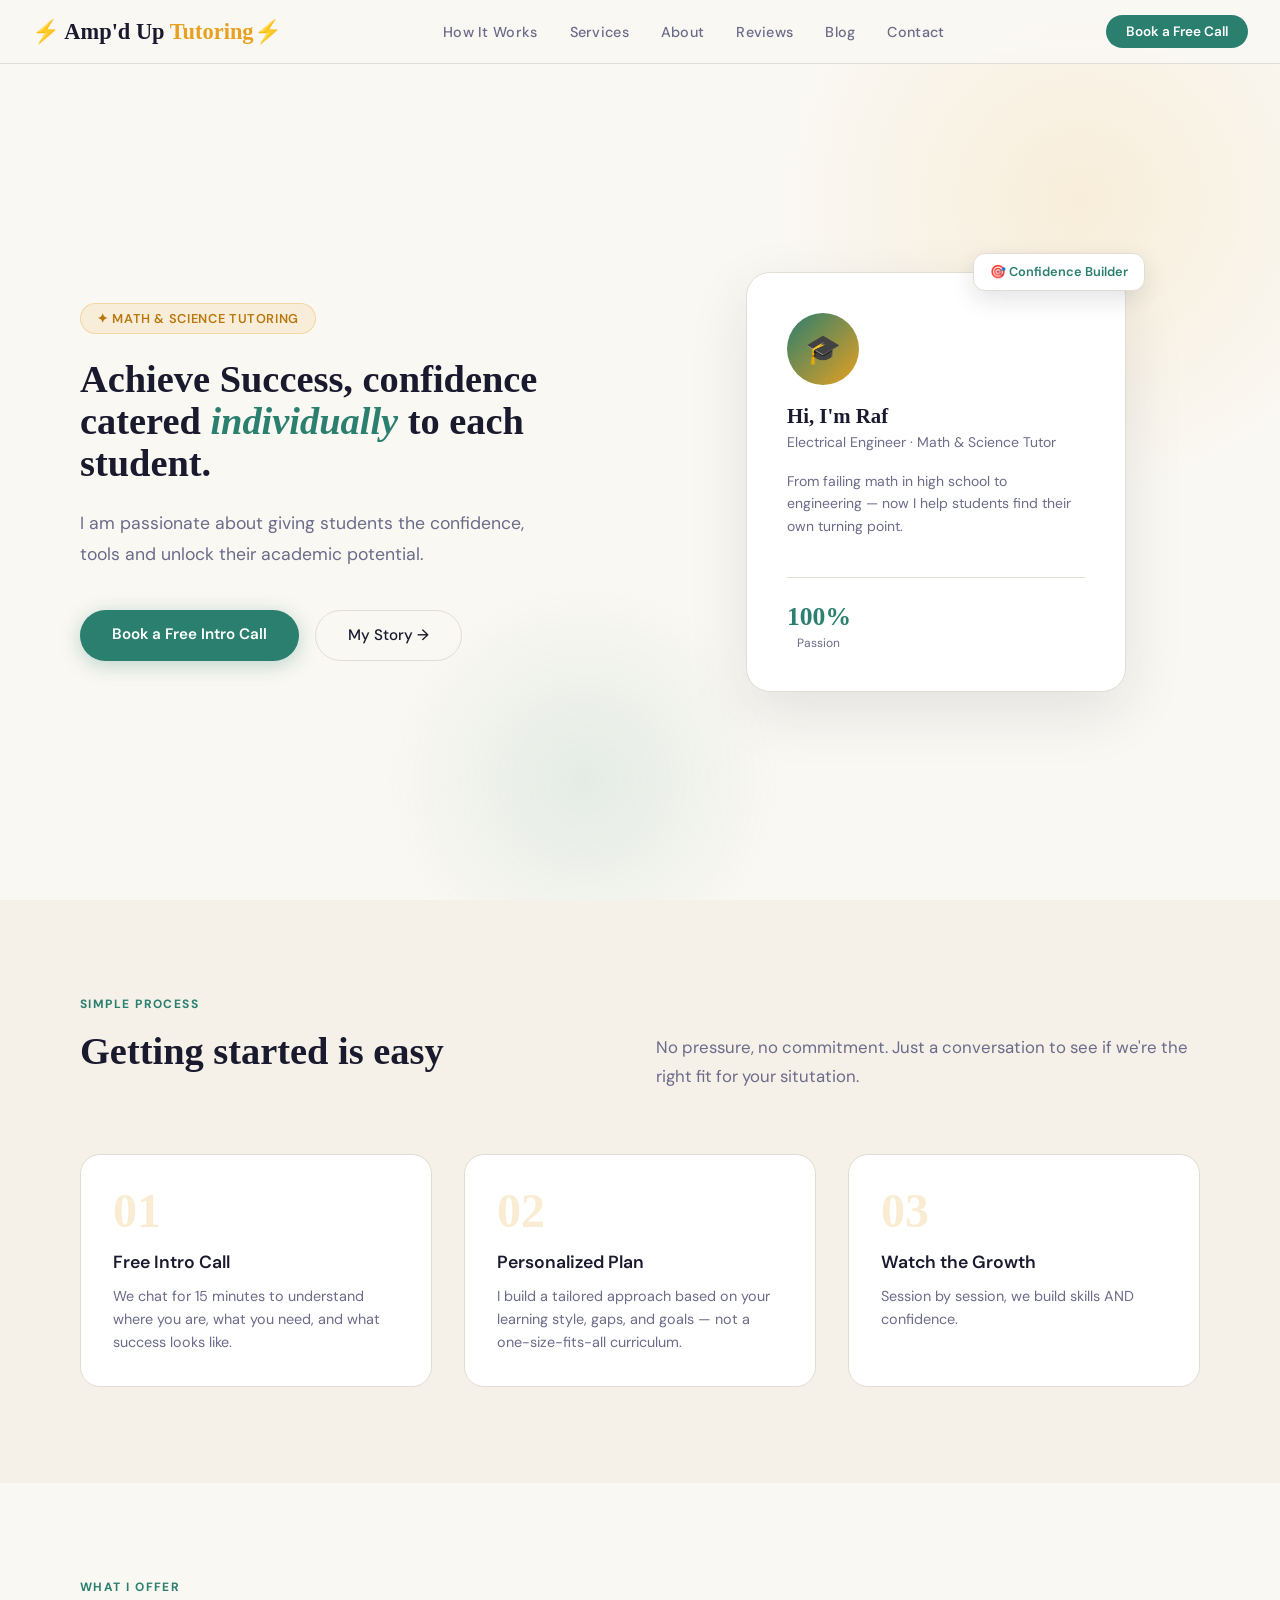
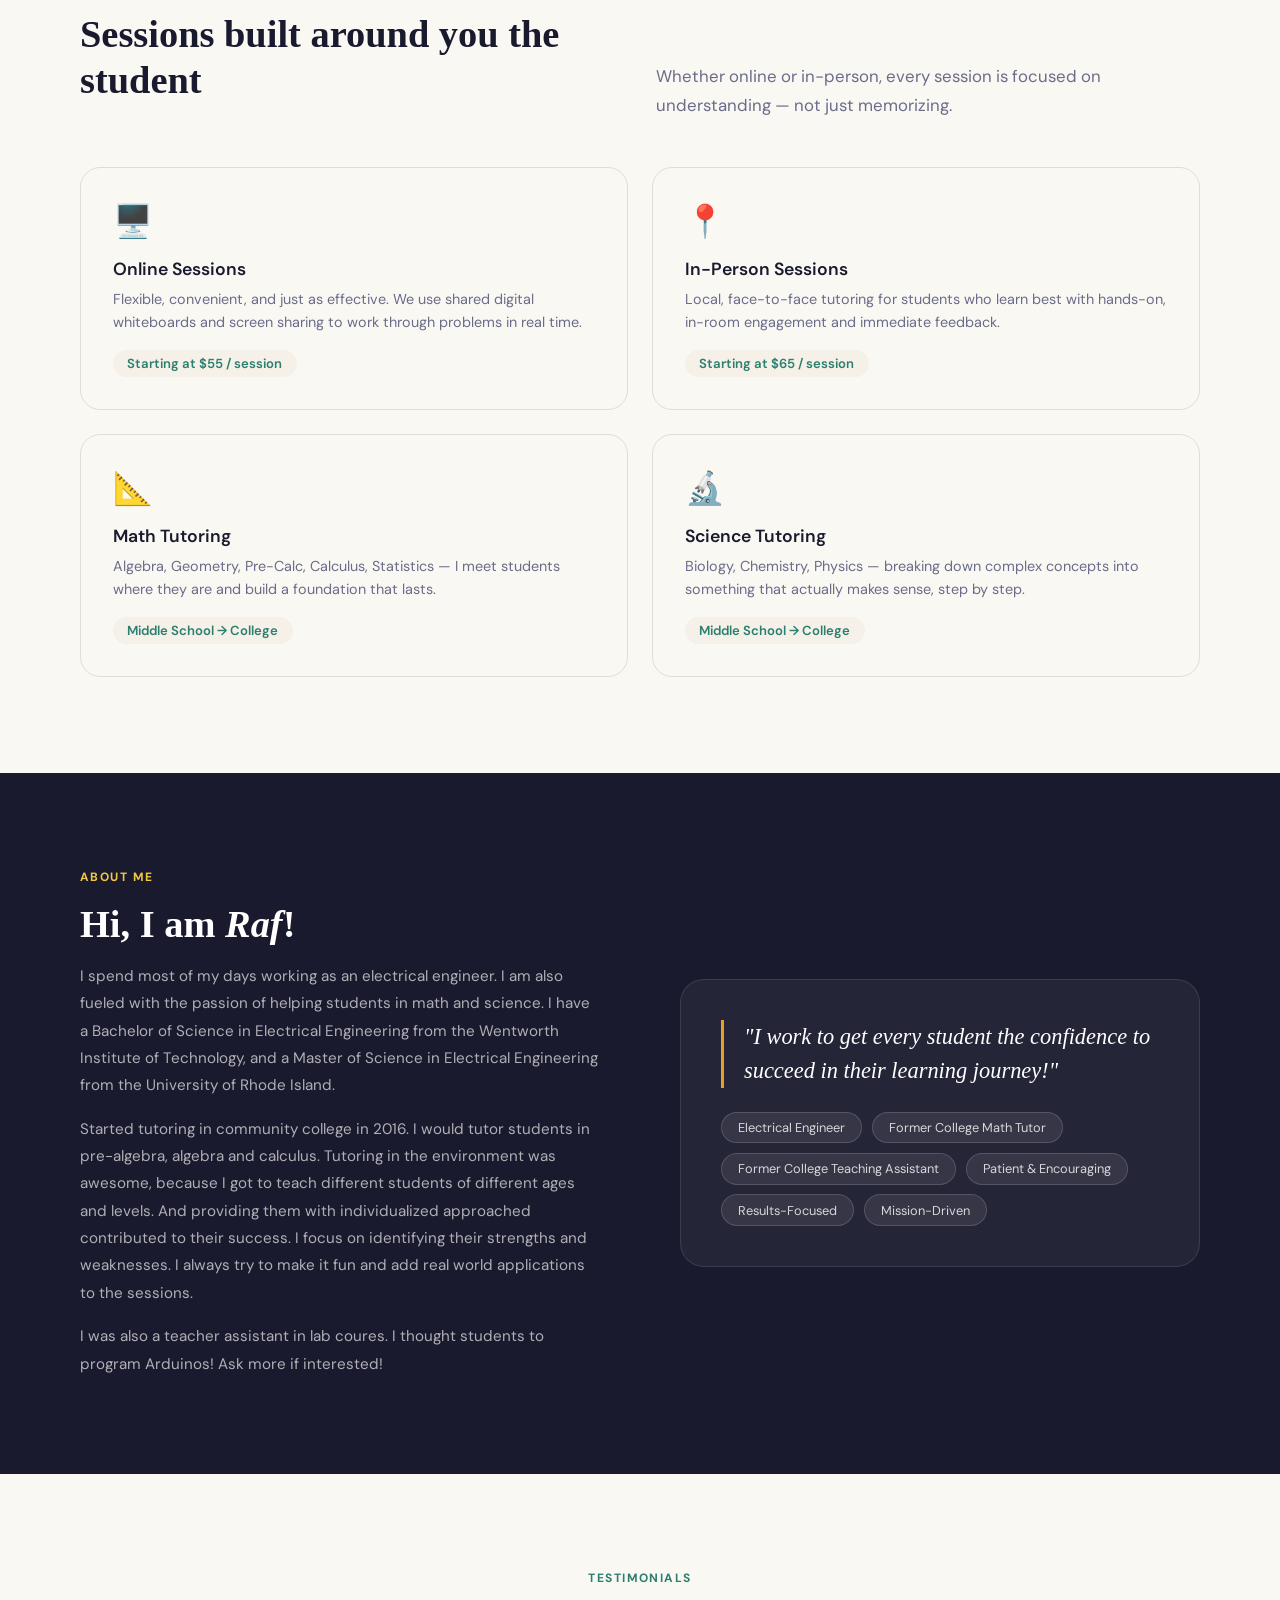
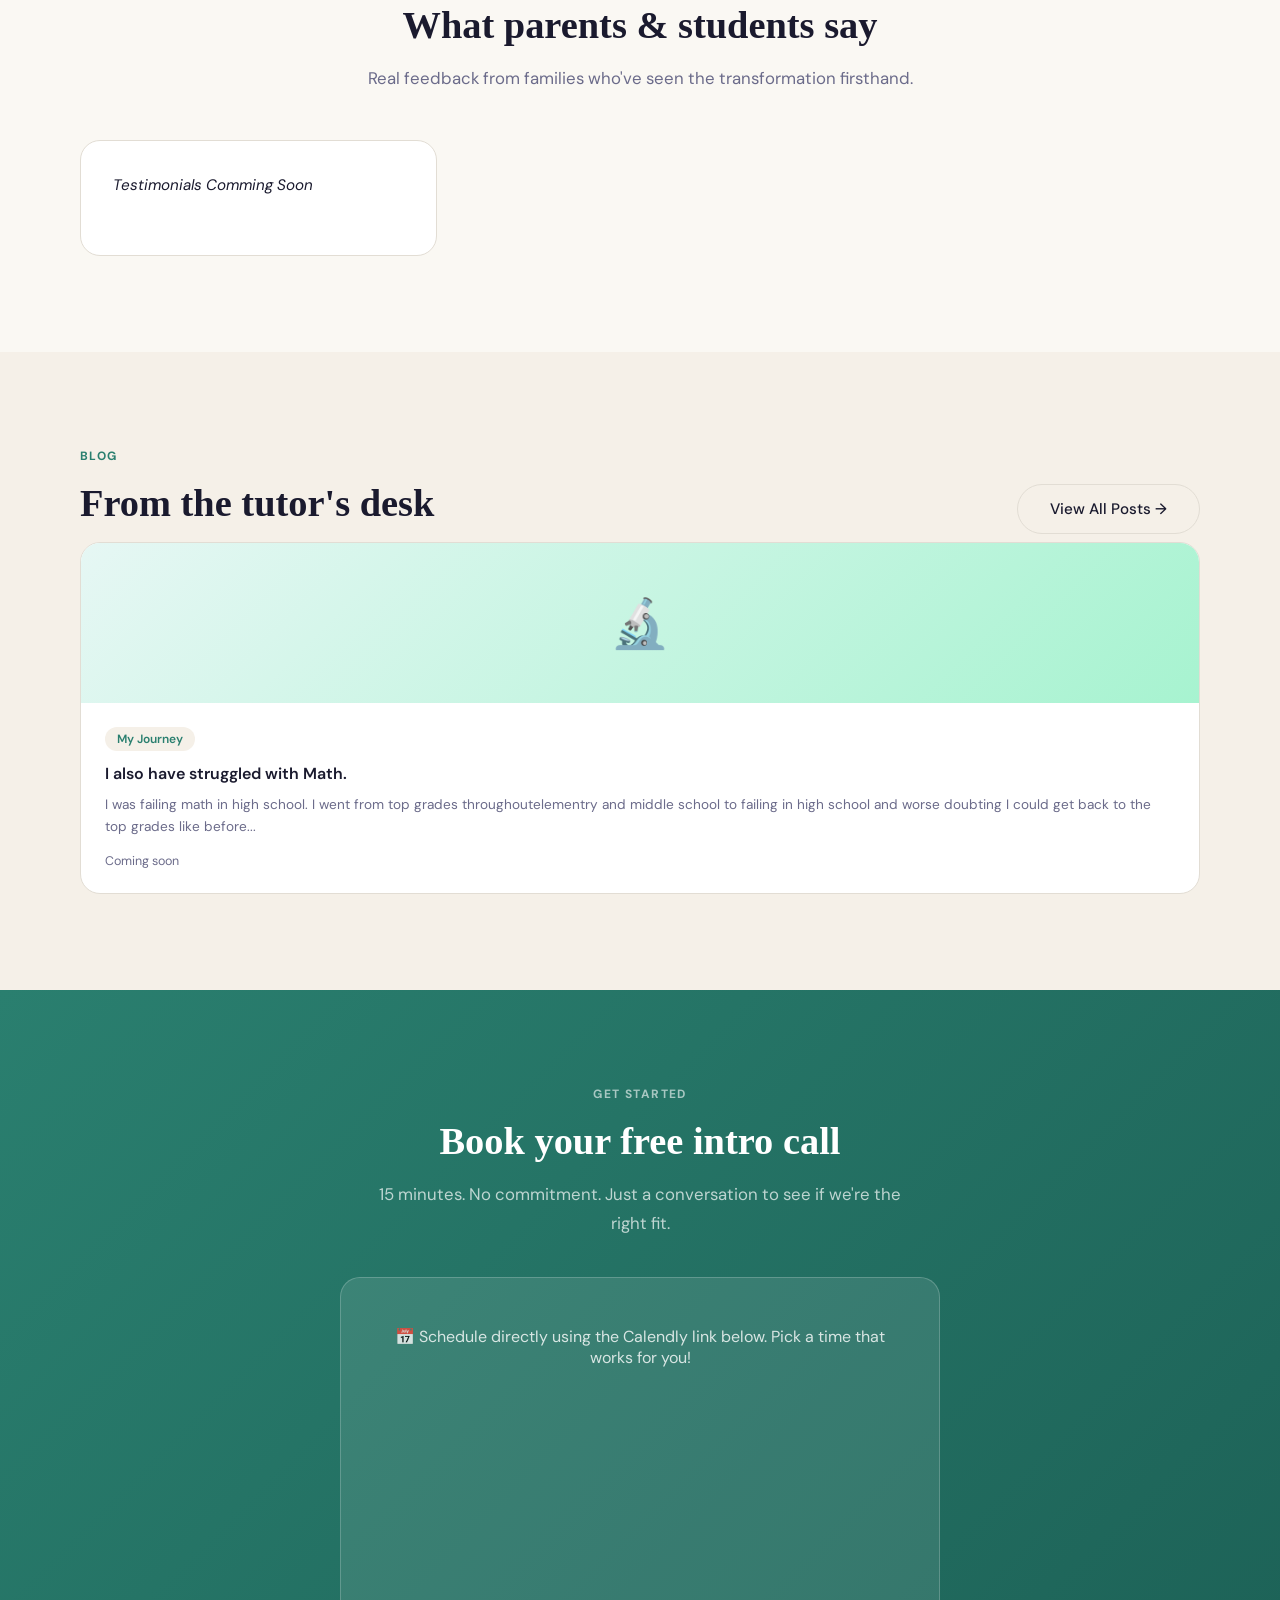
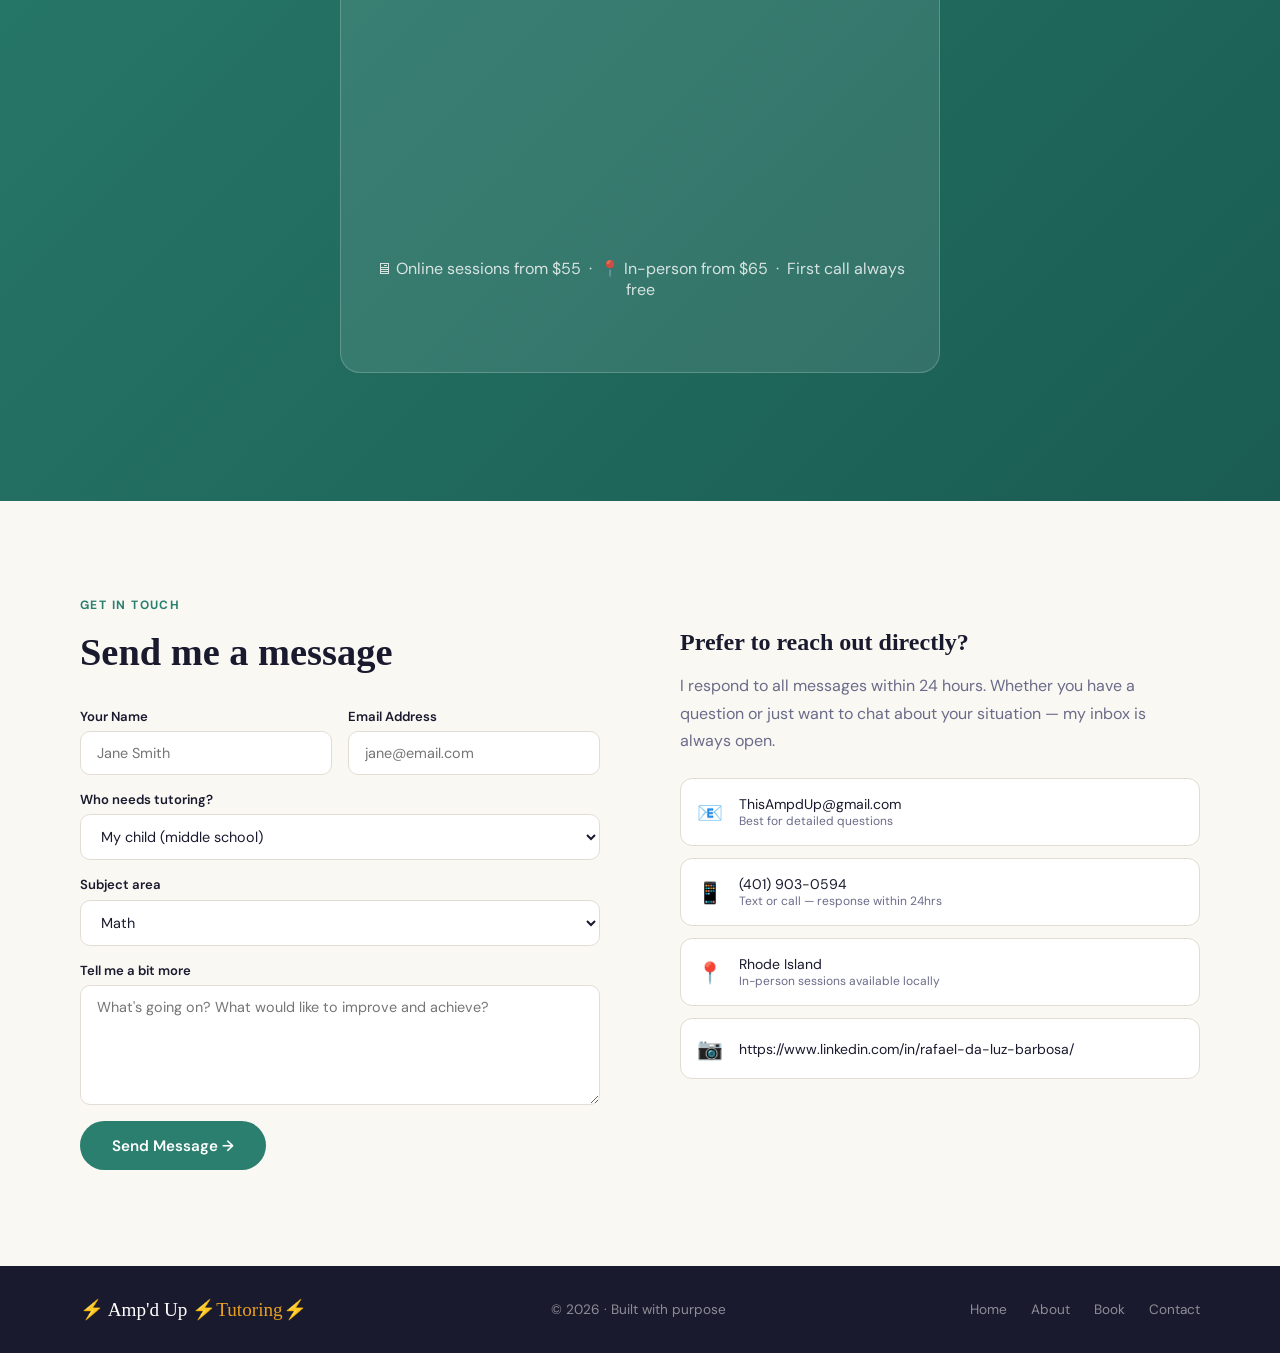
<file: Index.html>
<!DOCTYPE html>
<html lang="en">
<head>
<meta charset="UTF-8"/>
<meta name="viewport" content="width=device-width, initial-scale=1.0"/>
<title>⚡ Amp'd Up  Tutoring ⚡| Math & Science That Clicks</title>
<link href="https://fonts.googleapis.com/css2?family=gePlayfair+Display:ital,wght@0,400;0,700;1,400&family=DM+Sans:wght@300;400;500;600&display=swap" rel="stylesheet"/>
<link rel = "stylesheet" href ="style.css"/>
<style>
  
  /* ANIMATIONS */
  @keyframes fadeUp {
    from { opacity: 0; transform: translateY(20px); }
    to { opacity: 1; transform: translateY(0); }
  }

  /* MOBILE */
  @media (max-width: 900px) {
    nav { padding: 0 1.5rem; }
    .nav-links { display: none; }
    .hero { grid-template-columns: 1fr; padding: 6rem 1.5rem 3rem; text-align: center; }
    .hero p { margin: 0 auto 2rem; }
    .hero-actions { justify-content: center; }
    .hero-visual { display: none; }
    section { padding: 4rem 1.5rem; }
    .steps-grid, .services-grid, .testi-grid, .blog-grid { grid-template-columns: 1fr; }
    .about-grid, .contact-grid { grid-template-columns: 1fr; gap: 2rem; }
    footer { flex-direction: column; gap: 1rem; text-align: center; padding: 1.5rem; }
    .form-row { grid-template-columns: 1fr; }
  }
</style>
</head>
<body>

<!-- NAV -->
<nav>
  <a class="nav-logo" href="#home">⚡ Amp'd Up <span>Tutoring⚡</span></a>
  <ul class="nav-links">
    <li><a href="#how">How It Works</a></li>
    <li><a href="#services">Services</a></li>
    <li><a href="#about">About</a></li>
    <li><a href="#testimonials">Reviews</a></li>
    <li><a href="#blog">Blog</a></li>
    <li><a href="#contact">Contact</a></li>
  </ul>
  <a class="nav-cta" href="#booking">Book a Free Call</a>
</nav>

<!-- HERO -->
<section class="hero" id="home">
  <div class="hero-content">
    <div class="hero-badge">✦ Math & Science Tutoring</div>
    <h1>Achieve Success, confidence catered <em> individually</em> to each student. </h1>
    <!--<h1> Now it's my turn instill the <em>confidence</em> to the student who needs it.</h1>-->
    <p> I am passionate about giving students the confidence, tools and unlock their academic potential.</p>
    <div class="hero-actions">
      <a href="#booking" class="btn-primary">Book a Free Intro Call</a>
      <a href="#about" class="btn-secondary">My Story →</a>
    </div>
  </div>
  <div class="hero-visual">
    <div class="hero-card">
      <div class="floating-tag tag-1">🎯 Confidence Builder</div>
      <!--<div class="floating-tag tag-2">⭐ 5.0 Rated Tutor</div>-->
      <div class="hero-card-avatar">🎓</div>
      <h3>Hi, I'm Raf</h3>
      <div class="role">Electrical Engineer · Math & Science Tutor</div>
      <p style="font-size:0.875rem;color:var(--mid);line-height:1.6;">From failing math in high school to engineering — now I help students find their own turning point.</p>
      <div class="stat-row">
        <!--<div class="stat"><div class="stat-num">50+</div><div class="stat-label">Students Helped</div></div>
        <div class="stat"><div class="stat-num">5★</div><div class="stat-label">Avg. Rating</div></div>-->
        <div class="stat"><div class="stat-num">100%</div><div class="stat-label">Passion</div></div>
      </div>
    </div>
  </div>
</section>

<!-- HOW IT WORKS -->
<section class="how" id="how">
  <div class="section-label">Simple Process</div>
  <div style="display:grid;grid-template-columns:1fr 1fr;gap:2rem;align-items:end;">
    <div>
      <h2 class="section-title">Getting started is easy</h2>
    </div>
    <p class="section-sub">No pressure, no commitment. Just a conversation to see if we're the right fit for your situtation.</p>
  </div>
  <div class="steps-grid">
    <div class="step">
      <div class="step-num">01</div>
      <h3>Free Intro Call</h3>
      <p>We chat for 15 minutes to understand where you are, what you need, and what success looks like.</p>
    </div>
    <div class="step">
      <div class="step-num">02</div>
      <h3>Personalized Plan</h3>
      <p>I build a tailored approach based on your learning style, gaps, and goals — not a one-size-fits-all curriculum.</p>
    </div>
    <div class="step">
      <div class="step-num">03</div>
      <h3>Watch the Growth</h3>
      <p>Session by session, we build skills AND confidence. <!--Most students notice a shift in how they feel about math and science within weeks.--></p>
    </div>
  </div>
</section>

<!-- SERVICES -->
<section id="services">
  <div class="section-label">What I Offer</div>
  <div style="display:grid;grid-template-columns:1fr 1fr;gap:2rem;align-items:end;margin-bottom:0;">
    <div>
      <h2 class="section-title">Sessions built around you the student</h2>
    </div>
    <p class="section-sub">Whether online or in-person, every session is focused on understanding — not just memorizing.</p>
  </div>
  <div class="services-grid">
    <div class="service-card">
      <div class="service-icon">🖥️</div>
      <h3>Online Sessions</h3>
      <p>Flexible, convenient, and just as effective. We use shared digital whiteboards and screen sharing to work through problems in real time.</p>
      <div class="service-price">Starting at $55 / session</div>
    </div>
    <div class="service-card">
      <div class="service-icon">📍</div>
      <h3>In-Person Sessions</h3>
      <p>Local, face-to-face tutoring for students who learn best with hands-on, in-room engagement and immediate feedback.</p>
      <div class="service-price">Starting at $65 / session</div>
    </div>
    <div class="service-card">
      <div class="service-icon">📐</div>
      <h3>Math Tutoring</h3>
      <p>Algebra, Geometry, Pre-Calc, Calculus, Statistics — I meet students where they are and build a foundation that lasts.</p>
      <div class="service-price">Middle School → College</div>
    </div>
    <div class="service-card">
      <div class="service-icon">🔬</div>
      <h3>Science Tutoring</h3>
      <p>Biology, Chemistry, Physics — breaking down complex concepts into something that actually makes sense, step by step.</p>
      <div class="service-price">Middle School → College</div>
    </div>
  </div>
</section>

<!-- ABOUT -->
<section class="about" id="about">
  <div class="about-grid">
    <div>
      <div class="section-label">About Me</div>
      <h2 class="section-title">Hi, I am <em>Raf</em>!</h2>
      <p>I spend most of my days working as an electrical engineer. I am also fueled with the passion of helping students in math and science. I have a Bachelor of Science in Electrical Engineering from the Wentworth Institute of Technology, and a Master of Science in Electrical Engineering from the University of Rhode Island. </p>
      <p>Started tutoring in community college in 2016. I would tutor students in pre-algebra, algebra and calculus. Tutoring in the environment was awesome, because I got to teach different students of different ages and levels. And providing them with individualized approached contributed to their success. I focus on identifying their strengths and weaknesses. I always try to make it fun and add real world applications to the sessions. </p>
      <p>I was also a teacher assistant in lab coures. I thought students to program Arduinos! Ask more if interested!</p>
    </div>
    <div class="about-visual">
      <div class="about-quote">"I work to get every student the confidence to succeed in their learning journey!"</div>
      <div class="about-tags">
        <span class="about-tag">Electrical Engineer</span>
        <span class="about-tag">Former College Math Tutor</span>
        <span class="about-tag">Former College Teaching Assistant</span>
        <span class="about-tag">Patient & Encouraging</span>
        <span class="about-tag">Results-Focused</span>
        <span class="about-tag">Mission-Driven</span>
      </div>
    </div>
  </div>
</section>

<!-- TESTIMONIALS -->
<section class="testimonials" id="testimonials">
  <div style="text-align:center;">
    <div class="section-label">Testimonials</div>
    <h2 class="section-title">What parents & students say</h2>
    <p class="section-sub" style="margin:0 auto;">Real feedback from families who've seen the transformation firsthand.</p>
  </div>
 
  <div class="testi-grid">
    <div class="testi-card">
      <!--<div class="stars">★★★★★</div>-->
      <p class="testi-text"><em>Testimonials  Comming Soon</em> </p>
      <div class="testi-author">
        <!--<div class="testi-avatar" style="background:linear-gradient(135deg,#e05c5c,#f08080);">J</div>
        <div><div class="testi-name">Jamie K.</div><div class="testi-role">College freshman</div></div>-->
      </div>

      <!--<div class="testi-card">
      <div class="stars">★★★★★</div>
      <p class="testi-text">"My daughter went from dreading math homework to actually looking forward to her sessions. The confidence boost alone was worth every penny."</p>
      <div class="testi-author">
        <div class="testi-avatar" style="background:linear-gradient(135deg,#e8a020,#f5c842);">M</div>
        <div><div class="testi-name">Maria T.</div><div class="testi-role">Parent of 9th grader</div></div>
      </div>
    </div>-->
    <!--<div class="testi-card">
      <div class="stars">★★★★★</div>
      <p class="testi-text">"My son's physics grade went from a D to a B+ in one semester. More importantly, he stopped saying 'I'm just bad at science.' That shift was huge."</p>
      <div class="testi-author">
        <div class="testi-avatar" style="background:linear-gradient(135deg,#2a7f6f,#3aaa96);">D</div>
        <div><div class="testi-name">David R.</div><div class="testi-role">Parent of 11th grader</div></div>
      </div>
    </div>-->
    <!--<div class="testi-card">
      <div class="stars">★★★★★</div>
      <p class="testi-text">"I finally understand calculus. I thought I would have to retake the class but after just 4 sessions things actually clicked. 100% recommend."</p>
      <div class="testi-author">
        <div class="testi-avatar" style="background:linear-gradient(135deg,#e05c5c,#f08080);">J</div>
        <div><div class="testi-name">Jamie K.</div><div class="testi-role">College freshman</div></div>
      </div>
      
    </div>-->
  </div>
   
 <!-- <p style="text-align:center;margin-top:2rem;color:var(--mid);font-size:0.85rem;font-style:italic;">* Testimonials are representative examples. Replace with your real reviews as they come in.</p>--->
</section>

<!-- BLOG -->
<section class="blog" id="blog">
  <div style="display:flex;justify-content:space-between;align-items:flex-end;flex-wrap:wrap;gap:1rem;">
    <div>
      <div class="section-label">Blog</div>
      <h2 class="section-title">From the tutor's desk</h2>
    </div>
    <a href="" class="btn-secondary" style="margin-bottom:0.5rem;">View All Posts →</a>
  </div>
 <!-- <div class="blog-grid">
    <div class="blog-card">
      <div class="blog-thumb" style="background:linear-gradient(135deg,#fff8e6,#fde68a);">📐</div>
      <div class="blog-body">
        <span class="blog-tag">My Journey</span>
        <h3>Lessons I learned tutoring algebra as a college student myself.</h3>
        <p>Understanding the subject and knowing how to transfer are two completely different skills...</p>
        <div class="blog-date">Coming soon</div>
      </div>
    </div>-->
    <div class="blog-card">
      <div class="blog-thumb" style="background:linear-gradient(135deg,#e6f7f4,#a7f3d0);">🔬</div>
      <div class="blog-body">
        <span class="blog-tag">My Journey</span>
        <h3>I also have struggled with Math. </h3>
        <p>I was failing math in high school. I went from top grades throughoutelementry and middle school to failing in high school and worse doubting I could get back to the top grades like before...</p>
        <!--The more I learn the more I understand that learning is a challenging task. But what is important is taking the incremental steps to achieve mastery-->
        <div class="blog-date">Coming soon</div>
      </div>
    </div>
    <!--<div class="blog-card">
      <div class="blog-thumb" style="background:linear-gradient(135deg,#fce7e7,#fca5a5);">💡</div>
      <div class="blog-body">
        <span class="blog-tag">For Parents</span>
        <h3>5 signs your child needs more than just extra practice — they need confidence</h3>
        <p>More homework isn't always the answer. Sometimes what's missing is something harder to measure...</p>
       <div class="blog-date">Coming soon.</div>-->
      </div>
    </div>
  </div>
</section>

<!-- BOOKING -->
<section class="booking" id="booking">
  <div class="section-label">Get Started</div>
  <h2 class="section-title">Book your free intro call</h2>
  <p class="section-sub">15 minutes. No commitment. Just a conversation to see if we're the right fit.</p>
  <div class="calendly-placeholder">
    <p>📅 Schedule directly using the Calendly link below. Pick a time that works for you!</p>
   <!-- Calendly inline widget begin -->
  <div class="calendly-inline-widget" data-url="https://calendly.com/calendly-rifraf" style="min-width:320px;height:450px;"></div>
  <script type="text/javascript" src="https://assets.calendly.com/assets/external/widget.js" async></script>
  <!-- Calendly inline widget end -->
  <p class="pricing-note">🖥 Online sessions from $55 &nbsp;·&nbsp; 📍 In-person from $65 &nbsp;·&nbsp; First call always free</p>
</section>

<!-- CONTACT -->
<section class="contact" id="contact">
  <div class="contact-grid">
    <div>
      <div class="section-label">Get In Touch</div>
      <h2 class="section-title">Send me a message</h2>
      <div class="contact-form">
        <div class="form-row">
          <div class="form-group">
            <label>Your Name</label>
            <input type="text" placeholder="Jane Smith"/>
          </div>
          <div class="form-group">
            <label>Email Address</label>
            <input type="email" placeholder="jane@email.com"/>
          </div>
        </div>
        <div class="form-group">
          <label>Who needs tutoring?</label>
          <select>
            <option>My child (middle school)</option>
            <option>My child (high school)</option>
            <option>Myself (college)</option>
            <option>Other</option>
          </select>
        </div>
        <div class="form-group">
          <label>Subject area</label>
          <select>
            <option>Math</option>
            <option>Science</option>
            <option>Both Math & Science</option>
            <option>Not sure yet</option>
          </select>
        </div>
        <div class="form-group">
          <label>Tell me a bit more</label>
          <textarea placeholder="What's going on? What would like to improve and achieve?"></textarea>
        </div>
        <button class="form-submit">Send Message →</button>
      </div>
    </div>
    <div>
      <div class="contact-info">
        <h3>Prefer to reach out directly?</h3>
        <p>I respond to all messages within 24 hours. Whether you have a question or just want to chat about your situation — my inbox is always open.</p>
        <div class="contact-item">
          <div class="contact-item-icon">📧</div>
          <div>
            <div class="contact-item-text">ThisAmpdUp@gmail.com</div>
            <div class="contact-item-label">Best for detailed questions</div>
          </div>
        </div>
        <div class="contact-item">
          <div class="contact-item-icon">📱</div>
          <div>
            <div class="contact-item-text">(401) 903-0594</div>
            <div class="contact-item-label">Text or call — response within 24hrs</div>
          </div>
        </div>
        <div class="contact-item">
          <div class="contact-item-icon">📍</div>
          <div>
            <div class="contact-item-text">Rhode Island</div>
            <div class="contact-item-label">In-person sessions available locally</div>
          </div>
        </div>
        <div class="contact-item">
          <div class="contact-item-icon">📷</div>
          <div>
            <div class="contact-item-text">https://www.linkedin.com/in/rafael-da-luz-barbosa/
            </div>
            <!-- <div class="contact-item-label">Follow for tips & updates</div>-->
          </div>
        </div>
      </div>
    </div>
  </div>
</section>

<!-- FOOTER -->
<footer>
  <span class="footer-logo">⚡ Amp'd Up ⚡<span>Tutoring⚡</span></span>
  <span>© 2026 · Built with purpose</span>
  <div style="display:flex;gap:1.5rem;">
    <a href="#home">Home</a>
    <a href="#about">About</a>
    <a href="#booking">Book</a>
    <a href="#contact">Contact</a>
  </div>
</footer>

<script>
  // Smooth scroll active nav highlighting
  const sections = document.querySelectorAll('section[id]');
  const navLinks = document.querySelectorAll('.nav-links a');
  window.addEventListener('scroll', () => {
    let current = '';
    sections.forEach(s => {
      if (window.scrollY >= s.offsetTop - 100) current = s.id;
    });
    navLinks.forEach(a => {
      a.style.color = a.getAttribute('href') === '#' + current ? 'var(--ink)' : '';
    });
  });

  // Form submit placeholder
  document.querySelector('.form-submit').addEventListener('click', () => {
    alert('Thanks for reaching out! I\'ll get back to you within 24 hours. 🎓');
  });
</script>
</body>
</html>
</file>
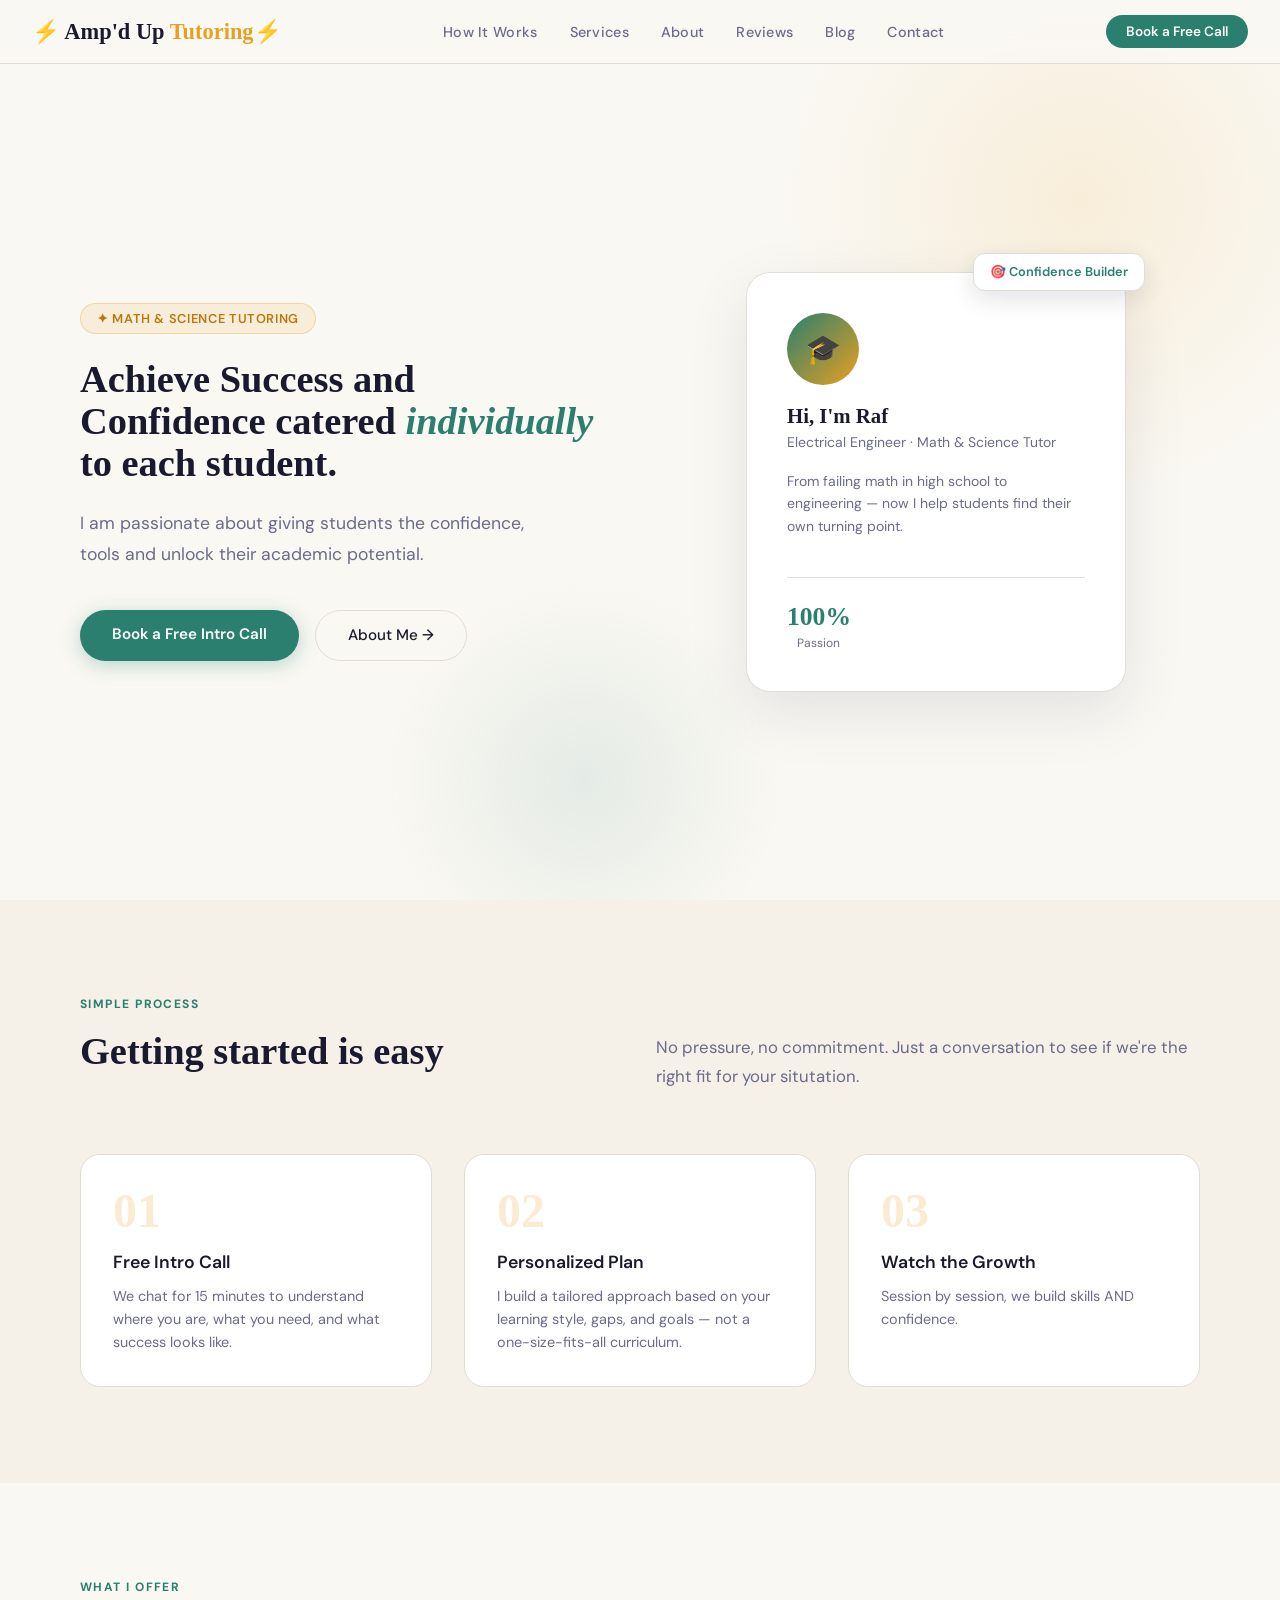
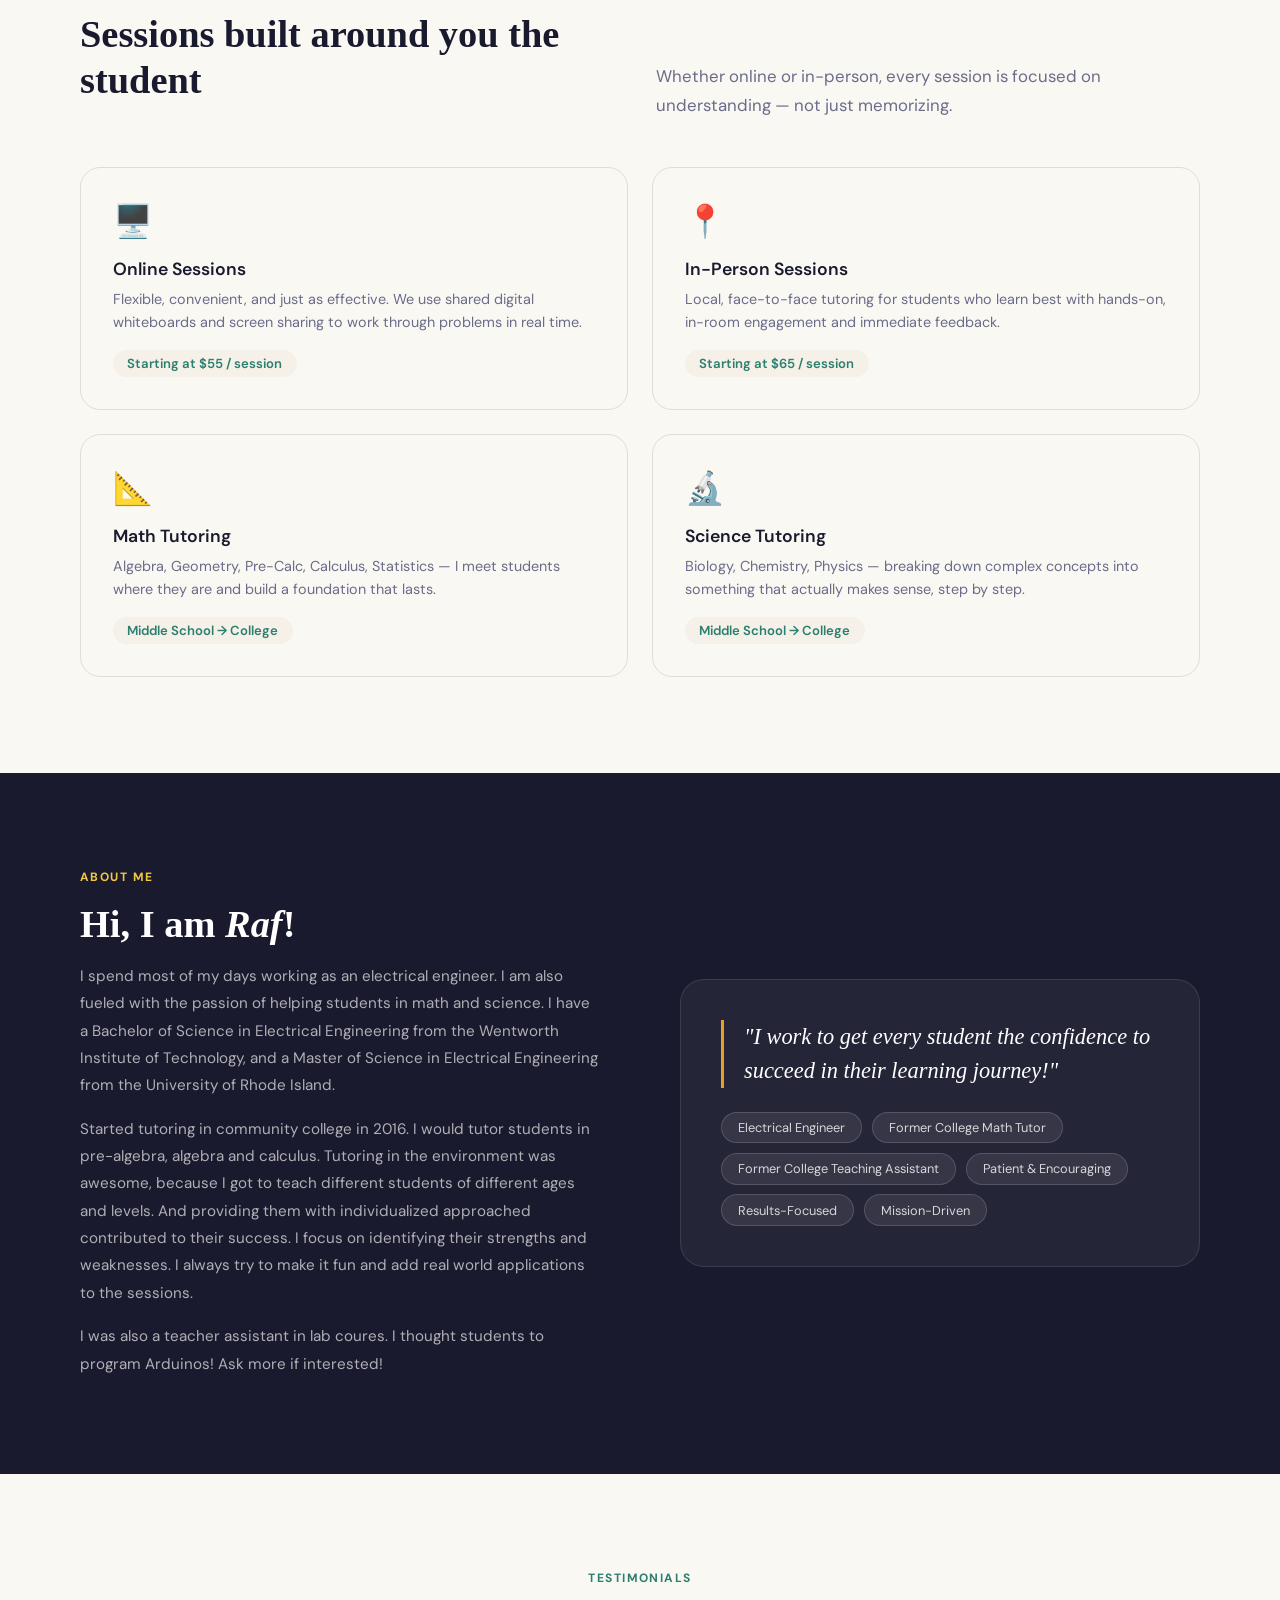
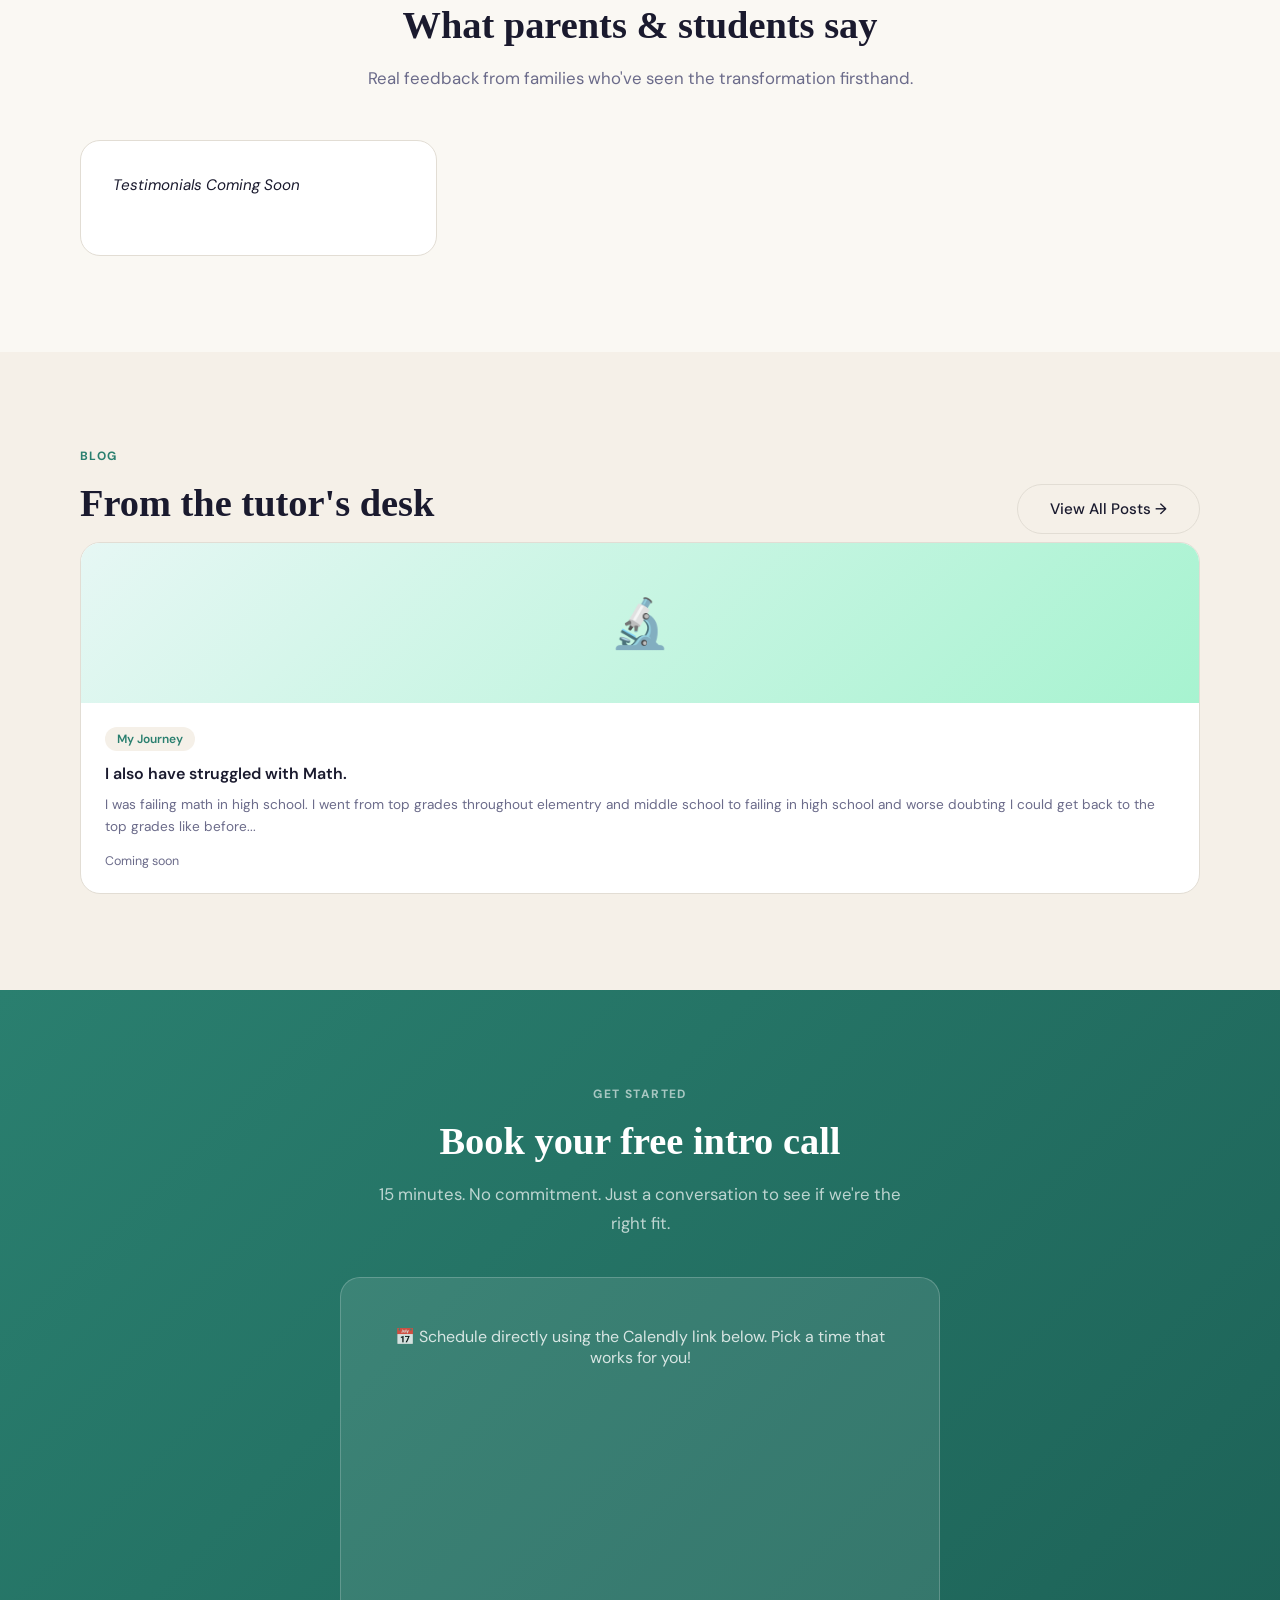
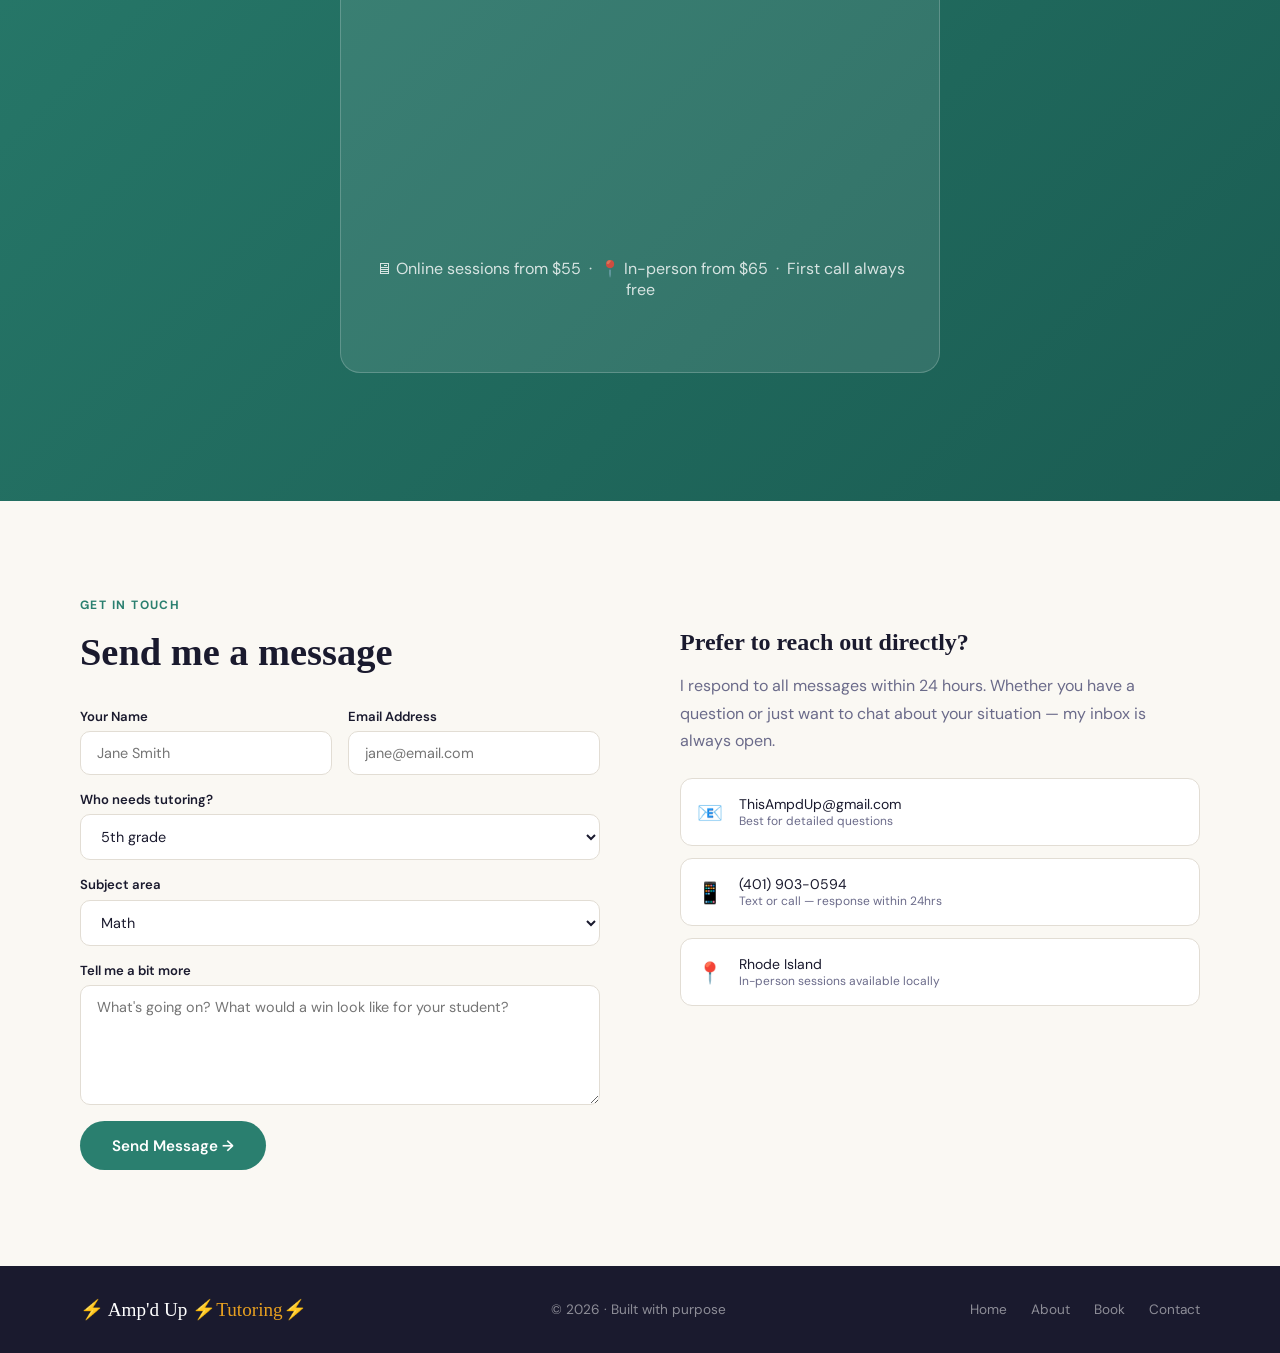
<file: index.html>
<!DOCTYPE html>
<html lang="en">
<head>
<meta charset="UTF-8"/>
<meta name="viewport" content="width=device-width, initial-scale=1.0"/>
<title>⚡ Amp'd Up  Tutoring ⚡| Math & Science That Clicks</title>
<link href="https://fonts.googleapis.com/css2?family=gePlayfair+Display:ital,wght@0,400;0,700;1,400&family=DM+Sans:wght@300;400;500;600&display=swap" rel="stylesheet"/>
<style>
  :root {
    --ink: #1a1a2e;
    --cream: #faf8f3;
    --warm: #f5f0e8;
    --gold: #e8a020;
    --gold-light: #f5c842;
    --teal: #2a7f6f;
    --teal-light: #3aaa96;
    --rose: #e05c5c;
    --mid: #6b6b8a;
    --border: #e2ddd4;
  }

  * { margin: 0; padding: 0; box-sizing: border-box; }

  html { scroll-behavior: smooth; }

  body {
    font-family: 'DM Sans', sans-serif;
    background: var(--cream);
    color: var(--ink);
    overflow-x: hidden;
  }

  /* NAV */
  nav {
    position: fixed; top: 0; width: 100%; z-index: 100;
    background: rgba(250,248,243,0.92);
    backdrop-filter: blur(12px);
    border-bottom: 1px solid var(--border);
    padding: 0 2rem;
    display: flex; align-items: center; justify-content: space-between;
    height: 64px;
  }
  .nav-logo {
    font-family: 'Playfair Display', serif;
    font-size: 1.4rem; font-weight: 700;
    color: var(--ink);
    text-decoration: none;
  }
  .nav-logo span { color: var(--gold); }
  .nav-links { display: flex; gap: 2rem; list-style: none; }
  .nav-links a {
    font-size: 0.9rem; font-weight: 500; letter-spacing: 0.02em;
    color: var(--mid); text-decoration: none;
    transition: color 0.2s;
  }
  .nav-links a:hover { color: var(--ink); }
  .nav-cta {
    background: var(--teal); color: #fff;
    padding: 0.5rem 1.25rem; border-radius: 100px;
    font-size: 0.85rem; font-weight: 600;
    text-decoration: none; transition: background 0.2s, transform 0.2s;
    align-items: center;
  }
  .nav-cta:hover { background: var(--teal-light); transform: translateY(-1px); }

  /* HERO */
  .hero {
    min-height: 100vh;
    display: grid; grid-template-columns: 1fr 1fr;
    align-items: center;
    padding: 8rem 5rem 4rem;
    gap: 4rem;
    background: var(--cream);
    position: relative;
    overflow: hidden;
  }
  .hero::before {
    content: '';
    position: absolute; top: -100px; right: -100px;
    width: 600px; height: 600px;
    background: radial-gradient(circle, rgba(232,160,32,0.12) 0%, transparent 70%);
    border-radius: 50%;
  }
  .hero::after {
    content: '';
    position: absolute; bottom: -80px; left: 30%;
    width: 400px; height: 400px;
    background: radial-gradient(circle, rgba(42,127,111,0.1) 0%, transparent 70%);
    border-radius: 50%;
  }
  .hero-badge {
    display: inline-flex; align-items: center; gap: 0.5rem;
    background: rgba(232,160,32,0.12); border: 1px solid rgba(232,160,32,0.3);
    color: #b8780e; border-radius: 100px;
    padding: 0.35rem 1rem; font-size: 0.8rem; font-weight: 600;
    letter-spacing: 0.05em; text-transform: uppercase;
    margin-bottom: 1.5rem;
    animation: fadeUp 0.6s ease both;
  }
  .hero h1 {
    font-family: 'Playfair Display', serif;
    font-size: clamp(1.9rem, 3vw, 2.8rem);
    line-height: 1.1; font-weight: 700;
    margin-bottom: 1.5rem;
    animation: fadeUp 0.6s 0.1s ease both;
  }
  .hero h1 em {
    font-style: italic; color: var(--teal);
  }
  .hero p {
    font-size: 1.1rem; line-height: 1.75;
    color: var(--mid); max-width: 480px;
    margin-bottom: 2.5rem;
    animation: fadeUp 0.6s 0.2s ease both;
  }
  .hero-actions {
    display: flex; gap: 1rem; flex-wrap: wrap;
    animation: fadeUp 0.6s 0.3s ease both;
  }
  .btn-primary {
    background: var(--teal); color: #fff;
    padding: 0.9rem 2rem; border-radius: 100px;
    font-weight: 600; font-size: 0.95rem;
    text-decoration: none; transition: all 0.2s;
    box-shadow: 0 4px 20px rgba(42,127,111,0.3);
  }
  .btn-primary:hover { background: var(--teal-light); transform: translateY(-2px); box-shadow: 0 8px 28px rgba(42,127,111,0.35); }
  .btn-secondary {
    background: transparent; color: var(--ink);
    padding: 0.9rem 2rem; border-radius: 100px;
    border: 1.5px solid var(--border);
    font-weight: 500; font-size: 0.95rem;
    text-decoration: none; transition: all 0.2s;
  }
  .btn-secondary:hover { border-color: var(--ink); background: var(--warm); }

  .hero-visual {
    position: relative; display: flex; justify-content: center; align-items: center;
    animation: fadeUp 0.6s 0.2s ease both;
  }
  .hero-card {
    background: #fff; border-radius: 24px;
    padding: 2.5rem; width: 100%; max-width: 380px;
    box-shadow: 0 20px 60px rgba(26,26,46,0.1);
    border: 1px solid var(--border);
    position: relative;
  }
  .hero-card-avatar {
    width: 72px; height: 72px; border-radius: 50%;
    background: linear-gradient(135deg, var(--teal), var(--gold));
    display: flex; align-items: center; justify-content: center;
    font-size: 1.8rem; margin-bottom: 1.2rem;
  }
  .hero-card h3 {
    font-family: 'Playfair Display', serif;
    font-size: 1.3rem; margin-bottom: 0.3rem;
  }
  .hero-card .role { color: var(--mid); font-size: 0.875rem; margin-bottom: 1.2rem; }
  .stat-row { display: flex; gap: 1.5rem; margin-top: 1.5rem; padding-top: 1.5rem; border-top: 1px solid var(--border); }
  .stat { text-align: center; }
  .stat-num { font-family: 'Playfair Display', serif; font-size: 1.6rem; font-weight: 700; color: var(--teal); }
  .stat-label { font-size: 0.75rem; color: var(--mid); margin-top: 0.2rem; }
  .floating-tag {
    position: absolute;
    background: #fff; border-radius: 12px;
    padding: 0.6rem 1rem; font-size: 0.8rem; font-weight: 600;
    box-shadow: 0 8px 24px rgba(26,26,46,0.12);
    border: 1px solid var(--border);
    display: flex; align-items: center; gap: 0.5rem;
  }
  .tag-1 { top: -20px; right: -20px; color: var(--teal); }
  .tag-2 { bottom: 30px; left: -30px; color: var(--gold); }

  /* SECTIONS */
  section { padding: 6rem 5rem; }
  .section-label {
    font-size: 0.75rem; font-weight: 700; letter-spacing: 0.12em;
    text-transform: uppercase; color: var(--teal);
    margin-bottom: 1rem;
  }
  .section-title {
    font-family: 'Playfair Display', serif;
    font-size: clamp(2rem, 3vw, 2.8rem);
    line-height: 1.2; margin-bottom: 1rem;
  }
  .section-sub {
    color: var(--mid); font-size: 1.05rem; line-height: 1.7;
    max-width: 560px;
  }

  /* HOW IT WORKS */
  .how { background: var(--warm); }
  .steps-grid {
    display: grid; grid-template-columns: repeat(3, 1fr);
    gap: 2rem; margin-top: 4rem;
  }
  .step {
    background: #fff; border-radius: 20px;
    padding: 2rem; border: 1px solid var(--border);
    position: relative; transition: transform 0.2s, box-shadow 0.2s;
  }
  .step:hover { transform: translateY(-4px); box-shadow: 0 16px 40px rgba(26,26,46,0.08); }
  .step-num {
    font-family: 'Playfair Display', serif;
    font-size: 3rem; font-weight: 700;
    color: rgba(232,160,32,0.2); line-height: 1;
    margin-bottom: 1rem;
  }
  .step h3 { font-size: 1.1rem; font-weight: 600; margin-bottom: 0.75rem; }
  .step p { color: var(--mid); font-size: 0.9rem; line-height: 1.6; }

  /* SERVICES */
  .services-grid {
    display: grid; grid-template-columns: repeat(2, 1fr);
    gap: 1.5rem; margin-top: 3rem;
  }
  .service-card {
    border: 1.5px solid var(--border); border-radius: 20px;
    padding: 2rem; transition: all 0.2s;
    position: relative; overflow: hidden;
  }
  .service-card::before {
    content: ''; position: absolute; top: 0; left: 0;
    width: 4px; height: 100%;
    background: var(--teal);
    transform: scaleY(0); transition: transform 0.2s;
    transform-origin: bottom;
  }
  .service-card:hover::before { transform: scaleY(1); }
  .service-card:hover { border-color: var(--teal); box-shadow: 0 8px 24px rgba(42,127,111,0.1); }
  .service-icon { font-size: 2rem; margin-bottom: 1rem; }
  .service-card h3 { font-size: 1.1rem; font-weight: 600; margin-bottom: 0.5rem; }
  .service-card p { color: var(--mid); font-size: 0.9rem; line-height: 1.6; }
  .service-price {
    display: inline-block; margin-top: 1rem;
    background: var(--warm); border-radius: 100px;
    padding: 0.3rem 0.9rem; font-size: 0.82rem; font-weight: 600; color: var(--teal);
  }

  /* ABOUT */
  .about { background: var(--ink); color: #fff; }
  .about-grid { display: grid; grid-template-columns: 1fr 1fr; gap: 5rem; align-items: center; }
  .about .section-label { color: var(--gold-light); }
  .about .section-title { color: #fff; }
  .about .section-sub { color: rgba(255,255,255,0.65); max-width: 100%; }
  .about p { color: rgba(255,255,255,0.65); line-height: 1.8; margin-top: 1rem; font-size: 0.95rem; }
  .about-visual {
    background: rgba(255,255,255,0.05);
    border: 1px solid rgba(255,255,255,0.1);
    border-radius: 24px; padding: 2.5rem;
  }
  .about-quote {
    font-family: 'Playfair Display', serif;
    font-size: 1.4rem; font-style: italic;
    color: #fff; line-height: 1.5;
    margin-bottom: 1.5rem;
    border-left: 3px solid var(--gold);
    padding-left: 1.25rem;
  }
  .about-tags { display: flex; flex-wrap: wrap; gap: 0.6rem; margin-top: 1.5rem; }
  .about-tag {
    background: rgba(255,255,255,0.08);
    border: 1px solid rgba(255,255,255,0.15);
    color: rgba(255,255,255,0.8);
    padding: 0.4rem 1rem; border-radius: 100px;
    font-size: 0.8rem;
  }

  /* TESTIMONIALS */
  .testimonials { background: var(--cream); }
  .testi-grid { display: grid; grid-template-columns: repeat(3, 1fr); gap: 1.5rem; margin-top: 3rem; }
  .testi-card {
    background: #fff; border-radius: 20px; padding: 2rem;
    border: 1px solid var(--border);
    transition: transform 0.2s, box-shadow 0.2s;
  }
  .testi-card:hover { transform: translateY(-4px); box-shadow: 0 16px 40px rgba(26,26,46,0.08); }
  .stars { color: var(--gold); font-size: 1rem; margin-bottom: 1rem; letter-spacing: 0.1em; }
  .testi-text {
    font-size: 0.95rem; line-height: 1.7; color: var(--ink);
    font-style: italic; margin-bottom: 1.5rem;
  }
  .testi-author { display: flex; align-items: center; gap: 0.75rem; }
  .testi-avatar {
    width: 40px; height: 40px; border-radius: 50%;
    display: flex; align-items: center; justify-content: center;
    font-size: 1.1rem; font-weight: 700; color: #fff;
    flex-shrink: 0;
  }
  .testi-name { font-weight: 600; font-size: 0.875rem; }
  .testi-role { color: var(--mid); font-size: 0.8rem; }

  /* BLOG */
  .blog { background: var(--warm); }
  .blog-grid { display: grid; grid-template-columns: repeat(3, 1fr); gap: 1.5rem; margin-top: 3rem; }
  .blog-card {
    background: #fff; border-radius: 20px; overflow: hidden;
    border: 1px solid var(--border); cursor: pointer;
    transition: transform 0.2s, box-shadow 0.2s;
  }
  .blog-card:hover { transform: translateY(-4px); box-shadow: 0 16px 40px rgba(26,26,46,0.1); }
  .blog-thumb {
    height: 160px; display: flex; align-items: center; justify-content: center;
    font-size: 3rem;
  }
  .blog-body { padding: 1.5rem; }
  .blog-tag {
    display: inline-block; background: var(--warm);
    color: var(--teal); font-size: 0.75rem; font-weight: 600;
    padding: 0.25rem 0.75rem; border-radius: 100px;
    margin-bottom: 0.75rem;
  }
  .blog-card h3 { font-size: 1rem; font-weight: 600; line-height: 1.4; margin-bottom: 0.5rem; }
  .blog-card p { font-size: 0.85rem; color: var(--mid); line-height: 1.6; }
  .blog-date { font-size: 0.78rem; color: var(--mid); margin-top: 1rem; }

  /* BOOKING */
  .booking {
    background: linear-gradient(135deg, var(--teal) 0%, #1a5c52 100%);
    color: #fff; text-align: center;
  }
  .booking .section-label { color: rgba(255,255,255,0.6); }
  .booking .section-title { color: #fff; margin: 0 auto 1rem; max-width: 600px; }
  .booking .section-sub { color: rgba(255,255,255,0.7); margin: 0 auto 2.5rem; }
  .calendly-placeholder {
    background: rgba(255,255,255,0.1); border: 1px solid rgba(255,255,255,0.2);
    border-radius: 20px; padding: 3rem 2rem; max-width: 600px; margin: 0 auto 2rem;
  }
  .calendly-placeholder p { color: rgba(255,255,255,0.8); margin-bottom: 1.5rem; font-size: 1rem; }
  .btn-white {
    background: #fff; color: var(--teal);
    /*padding: 0.9rem 2.5rem; border-radius: 100px;*/
    font-weight: 700; font-size: 1rem;
    text-decoration: none; display: inline-block;
    transition: all 0.2s;
    box-shadow: 0 4px 20px rgba(0,0,0,0.15);
  }
  .btn-white:hover { transform: translateY(-2px); box-shadow: 0 8px 28px rgba(0,0,0,0.2); }
  .pricing-note { color: rgba(255,255,255,0.65); font-size: 0.9rem; margin-top: 1rem; }

  /* CONTACT */
  .contact { background: var(--cream); }
  .contact-grid { display: grid; grid-template-columns: 1fr 1fr; gap: 5rem; }
  .contact-form { display: flex; flex-direction: column; gap: 1rem; margin-top: 2rem; }
  .form-row { display: grid; grid-template-columns: 1fr 1fr; gap: 1rem; }
  .form-group { display: flex; flex-direction: column; gap: 0.4rem; }
  .form-group label { font-size: 0.82rem; font-weight: 600; color: var(--ink); }
  .form-group input,
  .form-group select,
  .form-group textarea {
    background: #fff; border: 1.5px solid var(--border);
    border-radius: 10px; padding: 0.75rem 1rem;
    font-family: 'DM Sans', sans-serif; font-size: 0.9rem;
    color: var(--ink); transition: border-color 0.2s;
    outline: none;
  }
  .form-group input:focus,
  .form-group select:focus,
  .form-group textarea:focus { border-color: var(--teal); }
  .form-group textarea { resize: vertical; min-height: 120px; }
  .form-submit {
    background: var(--teal); color: #fff;
    border: none; padding: 0.9rem 2rem; border-radius: 100px;
    font-family: 'DM Sans', sans-serif; font-size: 0.95rem;
    font-weight: 600; cursor: pointer; transition: all 0.2s;
    align-self: flex-start;
  }
  .form-submit:hover { background: var(--teal-light); transform: translateY(-1px); }
  .contact-info { margin-top: 2rem; }
  .contact-info h3 { font-family: 'Playfair Display', serif; font-size: 1.5rem; margin-bottom: 1rem; }
  .contact-info p { color: var(--mid); line-height: 1.7; margin-bottom: 1.5rem; }
  .contact-item {
    display: flex; align-items: center; gap: 1rem;
    padding: 1rem; border: 1px solid var(--border);
    border-radius: 12px; margin-bottom: 0.75rem;
    background: #fff;
  }
  .contact-item-icon { font-size: 1.3rem; }
  .contact-item-text { font-size: 0.875rem; }
  .contact-item-label { color: var(--mid); font-size: 0.75rem; }

  /* FOOTER */
  footer {
    background: var(--ink); color: rgba(255,255,255,0.5);
    padding: 2rem 5rem; display: flex;
    justify-content: space-between; align-items: center;
    font-size: 0.85rem;
  }
  footer a { color: rgba(255,255,255,0.5); text-decoration: none; }
  .footer-logo {
    font-family: 'Playfair Display', serif;
    font-size: 1.2rem; color: #fff;
  }
  .footer-logo span { color: var(--gold); }

  /* ANIMATIONS */
  @keyframes fadeUp {
    from { opacity: 0; transform: translateY(20px); }
    to { opacity: 1; transform: translateY(0); }
  }

  /* MOBILE */
  @media (max-width: 900px) {
    nav { padding: 0 1.5rem; }
    .nav-links { display: none; }
    .hero { grid-template-columns: 1fr; padding: 6rem 1.5rem 3rem; text-align: center; }
    .hero p { margin: 0 auto 2rem; }
    .hero-actions { justify-content: center; }
    .hero-visual { display: none; }
    section { padding: 4rem 1.5rem; }
    .steps-grid, .services-grid, .testi-grid, .blog-grid { grid-template-columns: 1fr; }
    .about-grid, .contact-grid { grid-template-columns: 1fr; gap: 2rem; }
    footer { flex-direction: column; gap: 1rem; text-align: center; padding: 1.5rem; }
    .form-row { grid-template-columns: 1fr; }
  }
</style>
</head>
<body>
  <!-- Google tag (gtag.js) -->
<script async src="https://www.googletagmanager.com/gtag/js?id=G-EBN941B0VH"></script>
<script>
  window.dataLayer = window.dataLayer || [];
  function gtag(){dataLayer.push(arguments);}
  gtag('js', new Date());

  gtag('config', 'G-EBN941B0VH');
</script>
  
<!-- NAV -->
<nav>
  <a class="nav-logo" href="#home">⚡ Amp'd Up <span>Tutoring⚡</span></a>
  <ul class="nav-links">
    <li><a href="#how">How It Works</a></li>
    <li><a href="#services">Services</a></li>
    <li><a href="#about">About</a></li>
    <li><a href="#testimonials">Reviews</a></li>
    <li><a href="#blog">Blog</a></li>
    <li><a href="#contact">Contact</a></li>
  </ul>
  <a class="nav-cta" href="#booking">Book a Free Call</a>
</nav>

<!-- HERO -->
<section class="hero" id="home">
  <div class="hero-content">
    <div class="hero-badge">✦ Math & Science Tutoring</div>
    <h1>Achieve Success and Confidence catered <em> individually</em> to each student. </h1>
    <!--<h1> Now it's my turn instill the <em>confidence</em> to the student who needs it.</h1>-->
    <p> I am passionate about giving students the confidence, tools and unlock their academic potential.</p>
    <div class="hero-actions">
      <a href="#booking" class="btn-primary">Book a Free Intro Call</a>
      <a href="#about" class="btn-secondary">About Me →</a>
    </div>
  </div>
  <div class="hero-visual">
    <div class="hero-card">
      <div class="floating-tag tag-1">🎯 Confidence Builder</div>
      <!--<div class="floating-tag tag-2">⭐ 5.0 Rated Tutor</div>-->
      <div class="hero-card-avatar">🎓</div>
      <h3>Hi, I'm Raf</h3>
      <div class="role">Electrical Engineer · Math & Science Tutor</div>
      <p style="font-size:0.875rem;color:var(--mid);line-height:1.6;">From failing math in high school to engineering — now I help students find their own turning point.</p>
      <div class="stat-row">
        <!--<div class="stat"><div class="stat-num">50+</div><div class="stat-label">Students Helped</div></div>
        <div class="stat"><div class="stat-num">5★</div><div class="stat-label">Avg. Rating</div></div>-->
        <div class="stat"><div class="stat-num">100%</div><div class="stat-label">Passion</div></div>
      </div>
    </div>
  </div>
</section>

<!-- HOW IT WORKS -->
<section class="how" id="how">
  <div class="section-label">Simple Process</div>
  <div style="display:grid;grid-template-columns:1fr 1fr;gap:2rem;align-items:end;">
    <div>
      <h2 class="section-title">Getting started is easy</h2>
    </div>
    <p class="section-sub">No pressure, no commitment. Just a conversation to see if we're the right fit for your situtation.</p>
  </div>
  <div class="steps-grid">
    <div class="step">
      <div class="step-num">01</div>
      <h3>Free Intro Call</h3>
      <p>We chat for 15 minutes to understand where you are, what you need, and what success looks like.</p>
    </div>
    <div class="step">
      <div class="step-num">02</div>
      <h3>Personalized Plan</h3>
      <p>I build a tailored approach based on your learning style, gaps, and goals — not a one-size-fits-all curriculum.</p>
    </div>
    <div class="step">
      <div class="step-num">03</div>
      <h3>Watch the Growth</h3>
      <p>Session by session, we build skills AND confidence. <!--Most students notice a shift in how they feel about math and science within weeks.--></p>
    </div>
  </div>
</section>

<!-- SERVICES -->
<section id="services">
  <div class="section-label">What I Offer</div>
  <div style="display:grid;grid-template-columns:1fr 1fr;gap:2rem;align-items:end;margin-bottom:0;">
    <div>
      <h2 class="section-title">Sessions built around you the student</h2>
    </div>
    <p class="section-sub">Whether online or in-person, every session is focused on understanding — not just memorizing.</p>
  </div>
  <div class="services-grid">
    <div class="service-card">
      <div class="service-icon">🖥️</div>
      <h3>Online Sessions</h3>
      <p>Flexible, convenient, and just as effective. We use shared digital whiteboards and screen sharing to work through problems in real time.</p>
      <div class="service-price">Starting at $55 / session</div>
    </div>
    <div class="service-card">
      <div class="service-icon">📍</div>
      <h3>In-Person Sessions</h3>
      <p>Local, face-to-face tutoring for students who learn best with hands-on, in-room engagement and immediate feedback.</p>
      <div class="service-price">Starting at $65 / session</div>
    </div>
    <div class="service-card">
      <div class="service-icon">📐</div>
      <h3>Math Tutoring</h3>
      <p>Algebra, Geometry, Pre-Calc, Calculus, Statistics — I meet students where they are and build a foundation that lasts.</p>
      <div class="service-price">Middle School → College</div>
    </div>
    <div class="service-card">
      <div class="service-icon">🔬</div>
      <h3>Science Tutoring</h3>
      <p>Biology, Chemistry, Physics — breaking down complex concepts into something that actually makes sense, step by step.</p>
      <div class="service-price">Middle School → College</div>
    </div>
  </div>
</section>

<!-- ABOUT -->
<section class="about" id="about">
  <div class="about-grid">
    <div>
      <div class="section-label">About Me</div>
      <h2 class="section-title">Hi, I am <em>Raf</em>!</h2>
      <p>I spend most of my days working as an electrical engineer. I am also fueled with the passion of helping students in math and science. I have a Bachelor of Science in Electrical Engineering from the Wentworth Institute of Technology, and a Master of Science in Electrical Engineering from the University of Rhode Island. </p>
      <p>Started tutoring in community college in 2016. I would tutor students in pre-algebra, algebra and calculus. Tutoring in the environment was awesome, because I got to teach different students of different ages and levels. And providing them with individualized approached contributed to their success. I focus on identifying their strengths and weaknesses. I always try to make it fun and add real world applications to the sessions. </p>
      <p>I was also a teacher assistant in lab coures. I thought students to program Arduinos! Ask more if interested!</p>
    </div>
    <div class="about-visual">
      <div class="about-quote">"I work to get every student the confidence to succeed in their learning journey!"</div>
      <div class="about-tags">
        <span class="about-tag">Electrical Engineer</span>
        <span class="about-tag">Former College Math Tutor</span>
        <span class="about-tag">Former College Teaching Assistant</span>
        <span class="about-tag">Patient & Encouraging</span>
        <span class="about-tag">Results-Focused</span>
        <span class="about-tag">Mission-Driven</span>
      </div>
    </div>
  </div>
</section>

<!-- TESTIMONIALS -->
<section class="testimonials" id="testimonials">
  <div style="text-align:center;">
    <div class="section-label">Testimonials</div>
    <h2 class="section-title">What parents & students say</h2>
    <p class="section-sub" style="margin:0 auto;">Real feedback from families who've seen the transformation firsthand.</p>
  </div>
 
  <div class="testi-grid">
    <div class="testi-card">
      <!--<div class="stars">★★★★★</div>-->
      <p class="testi-text"><em>Testimonials  Coming Soon</em> </p>
      <div class="testi-author">
        <!--<div class="testi-avatar" style="background:linear-gradient(135deg,#e05c5c,#f08080);">J</div>
        <div><div class="testi-name">Jamie K.</div><div class="testi-role">College freshman</div></div>-->
      </div>

      <!--<div class="testi-card">
      <div class="stars">★★★★★</div>
      <p class="testi-text">"My daughter went from dreading math homework to actually looking forward to her sessions. The confidence boost alone was worth every penny."</p>
      <div class="testi-author">
        <div class="testi-avatar" style="background:linear-gradient(135deg,#e8a020,#f5c842);">M</div>
        <div><div class="testi-name">Maria T.</div><div class="testi-role">Parent of 9th grader</div></div>
      </div>
    </div>-->
    <!--<div class="testi-card">
      <div class="stars">★★★★★</div>
      <p class="testi-text">"My son's physics grade went from a D to a B+ in one semester. More importantly, he stopped saying 'I'm just bad at science.' That shift was huge."</p>
      <div class="testi-author">
        <div class="testi-avatar" style="background:linear-gradient(135deg,#2a7f6f,#3aaa96);">D</div>
        <div><div class="testi-name">David R.</div><div class="testi-role">Parent of 11th grader</div></div>
      </div>
    </div>-->
    <!--<div class="testi-card">
      <div class="stars">★★★★★</div>
      <p class="testi-text">"I finally understand calculus. I thought I would have to retake the class but after just 4 sessions things actually clicked. 100% recommend."</p>
      <div class="testi-author">
        <div class="testi-avatar" style="background:linear-gradient(135deg,#e05c5c,#f08080);">J</div>
        <div><div class="testi-name">Jamie K.</div><div class="testi-role">College freshman</div></div>
      </div>
      
    </div>-->
  </div>
   
 <!-- <p style="text-align:center;margin-top:2rem;color:var(--mid);font-size:0.85rem;font-style:italic;">* Testimonials are representative examples. Replace with your real reviews as they come in.</p>--->
</section>

<!-- BLOG -->
<section class="blog" id="blog">
  <div style="display:flex;justify-content:space-between;align-items:flex-end;flex-wrap:wrap;gap:1rem;">
    <div>
      <div class="section-label">Blog</div>
      <h2 class="section-title">From the tutor's desk</h2>
    </div>
    <a href="" class="btn-secondary" style="margin-bottom:0.5rem;">View All Posts →</a>
  </div>
 <!-- <div class="blog-grid">
    <div class="blog-card">
      <div class="blog-thumb" style="background:linear-gradient(135deg,#fff8e6,#fde68a);">📐</div>
      <div class="blog-body">
        <span class="blog-tag">My Journey</span>
        <h3>Lessons I learned tutoring algebra as a college student myself.</h3>
        <p>Understanding the subject and knowing how to transfer are two completely different skills...</p>
        <div class="blog-date">Coming soon</div>
      </div>
    </div>-->
    <div class="blog-card">
      <div class="blog-thumb" style="background:linear-gradient(135deg,#e6f7f4,#a7f3d0);">🔬</div>
      <div class="blog-body">
        <span class="blog-tag">My Journey</span>
        <h3>I also have struggled with Math. </h3>
        <p>I was failing math in high school. I went from top grades throughout elementry and middle school to failing in high school and worse doubting I could get back to the top grades like before...</p>
        <!--The more I learn the more I understand that learning is a challenging task. But what is important is taking the incremental steps to achieve mastery-->
        <div class="blog-date">Coming soon</div>
      </div>
    </div>
    <!--<div class="blog-card">
      <div class="blog-thumb" style="background:linear-gradient(135deg,#fce7e7,#fca5a5);">💡</div>
      <div class="blog-body">
        <span class="blog-tag">For Parents</span>
        <h3>5 signs your child needs more than just extra practice — they need confidence</h3>
        <p>More homework isn't always the answer. Sometimes what's missing is something harder to measure...</p>
       <div class="blog-date">Coming soon.</div>-->
      </div>
    </div>
  </div>
</section>

<!-- BOOKING -->
<section class="booking" id="booking">
  <div class="section-label">Get Started</div>
  <h2 class="section-title">Book your free intro call</h2>
  <p class="section-sub">15 minutes. No commitment. Just a conversation to see if we're the right fit.</p>
  <div class="calendly-placeholder">
    <p>📅 Schedule directly using the Calendly link below. Pick a time that works for you!</p>
   <!-- Calendly inline widget begin -->
  <div class="calendly-inline-widget" data-url="https://calendly.com/calendly-rifraf" style="min-width:320px;height:450px;"></div>
  <script type="text/javascript" src="https://assets.calendly.com/assets/external/widget.js" async></script>
  <!-- Calendly inline widget end -->
  <p class="pricing-note">🖥 Online sessions from $55 &nbsp;·&nbsp; 📍 In-person from $65 &nbsp;·&nbsp; First call always free</p>
</section>

<!-- CONTACT -->
<section class="contact" id="contact">
  <div class="contact-grid">
    <div>
      <div class="section-label">Get In Touch</div>
      <h2 class="section-title">Send me a message</h2>
      <form class="contact-form" 
        action="https://formspree.io/f/xreoqnnr" 
        method="POST"
      >
        <div class="form-row">
          <div class="form-group">
            <label>Your Name</label>
            <input type="text" name="name" placeholder="Jane Smith" required/>
          </div>
          <div class="form-group">
            <label>Email Address</label>
            <input type="email" name="email" placeholder="jane@email.com" required/>
          </div>
        </div>

        <div class="form-group">
          <label>Who needs tutoring?</label>
          <!-- name="who" labels this dropdown in your email -->
          <select name="who">
            <option>5th grade</option>
            <option>6th grade</option>
            <option>7th grade</option>
            <option>8th grade</option>
            <option>9th grade</option>
            <option>10th grade</option>
            <option>11th grade</option>
            <option>12th grade</option>
            <option>ACT</option>
            <option>SAT</option>
            <option>College</option>
            <option>Other</option>
          </select>
        </div>

        <div class="form-group">
          <label>Subject area</label>
          <!-- name="subject" labels this dropdown in your email -->
          <select name="subject">
            <option>Math</option>
            <option>Science</option>
            <option>Both Math & Science</option>
            <option>Not sure yet</option>
          </select>
        </div>

        <div class="form-group">
          <label>Tell me a bit more</label>
          <!-- name="message" labels the message box in your email -->
          <textarea name="message" placeholder="What's going on? What would a win look like for your student?"></textarea>
        </div>

        <!-- type="submit" is important — it tells the form to send when clicked -->
        <button type="submit" class="form-submit">Send Message →</button>

      </form>
    </div>
      <div class="contact-info">
        <h3>Prefer to reach out directly?</h3>
        <p>I respond to all messages within 24 hours. Whether you have a question or just want to chat about your situation — my inbox is always open.</p>
        <div class="contact-item">
          <div class="contact-item-icon">📧</div>
          <div>
            <div class="contact-item-text">ThisAmpdUp@gmail.com</div>
            <div class="contact-item-label">Best for detailed questions</div>
          </div>
        </div>
        <div class="contact-item">
          <div class="contact-item-icon">📱</div>
          <div>
            <div class="contact-item-text">(401) 903-0594</div>
            <div class="contact-item-label">Text or call — response within 24hrs</div>
          </div>
        </div>
        <div class="contact-item">
          <div class="contact-item-icon">📍</div>
          <div>
            <div class="contact-item-text">Rhode Island</div>
            <div class="contact-item-label">In-person sessions available locally</div>
          </div>
        </div>
        <!--<div class="contact-item">
          <div class="contact-item-icon">📷</div>
          <div>
            <div class="contact-item-text">@yourinstahandle</div>
            <div class="contact-item-label">Follow for tips & updates</div>-->
          </div>
        </div>
      </div>
    </div>
  </div>
</section>

<!-- FOOTER -->
<footer>
  <span class="footer-logo">⚡ Amp'd Up ⚡<span>Tutoring⚡</span></span>
  <span>© 2026 · Built with purpose</span>
  <div style="display:flex;gap:1.5rem;">
    <a href="#home">Home</a>
    <a href="#about">About</a>
    <a href="#booking">Book</a>
    <a href="#contact">Contact</a>
  </div>
</footer>

<script>
  // Smooth scroll active nav highlighting
  const sections = document.querySelectorAll('section[id]');
  const navLinks = document.querySelectorAll('.nav-links a');
  window.addEventListener('scroll', () => {
    let current = '';
    sections.forEach(s => {
      if (window.scrollY >= s.offsetTop - 100) current = s.id;
    });
    navLinks.forEach(a => {
      a.style.color = a.getAttribute('href') === '#' + current ? 'var(--ink)' : '';
    });
  });

  /*// Form submit placeholder
  document.querySelector('.form-submit').addEventListener('click', () => {
    alert('Thanks for reaching out! I\'ll get back to you within 24 hours. 🎓');
  });*/
</script>
</body>
</html>
</file>
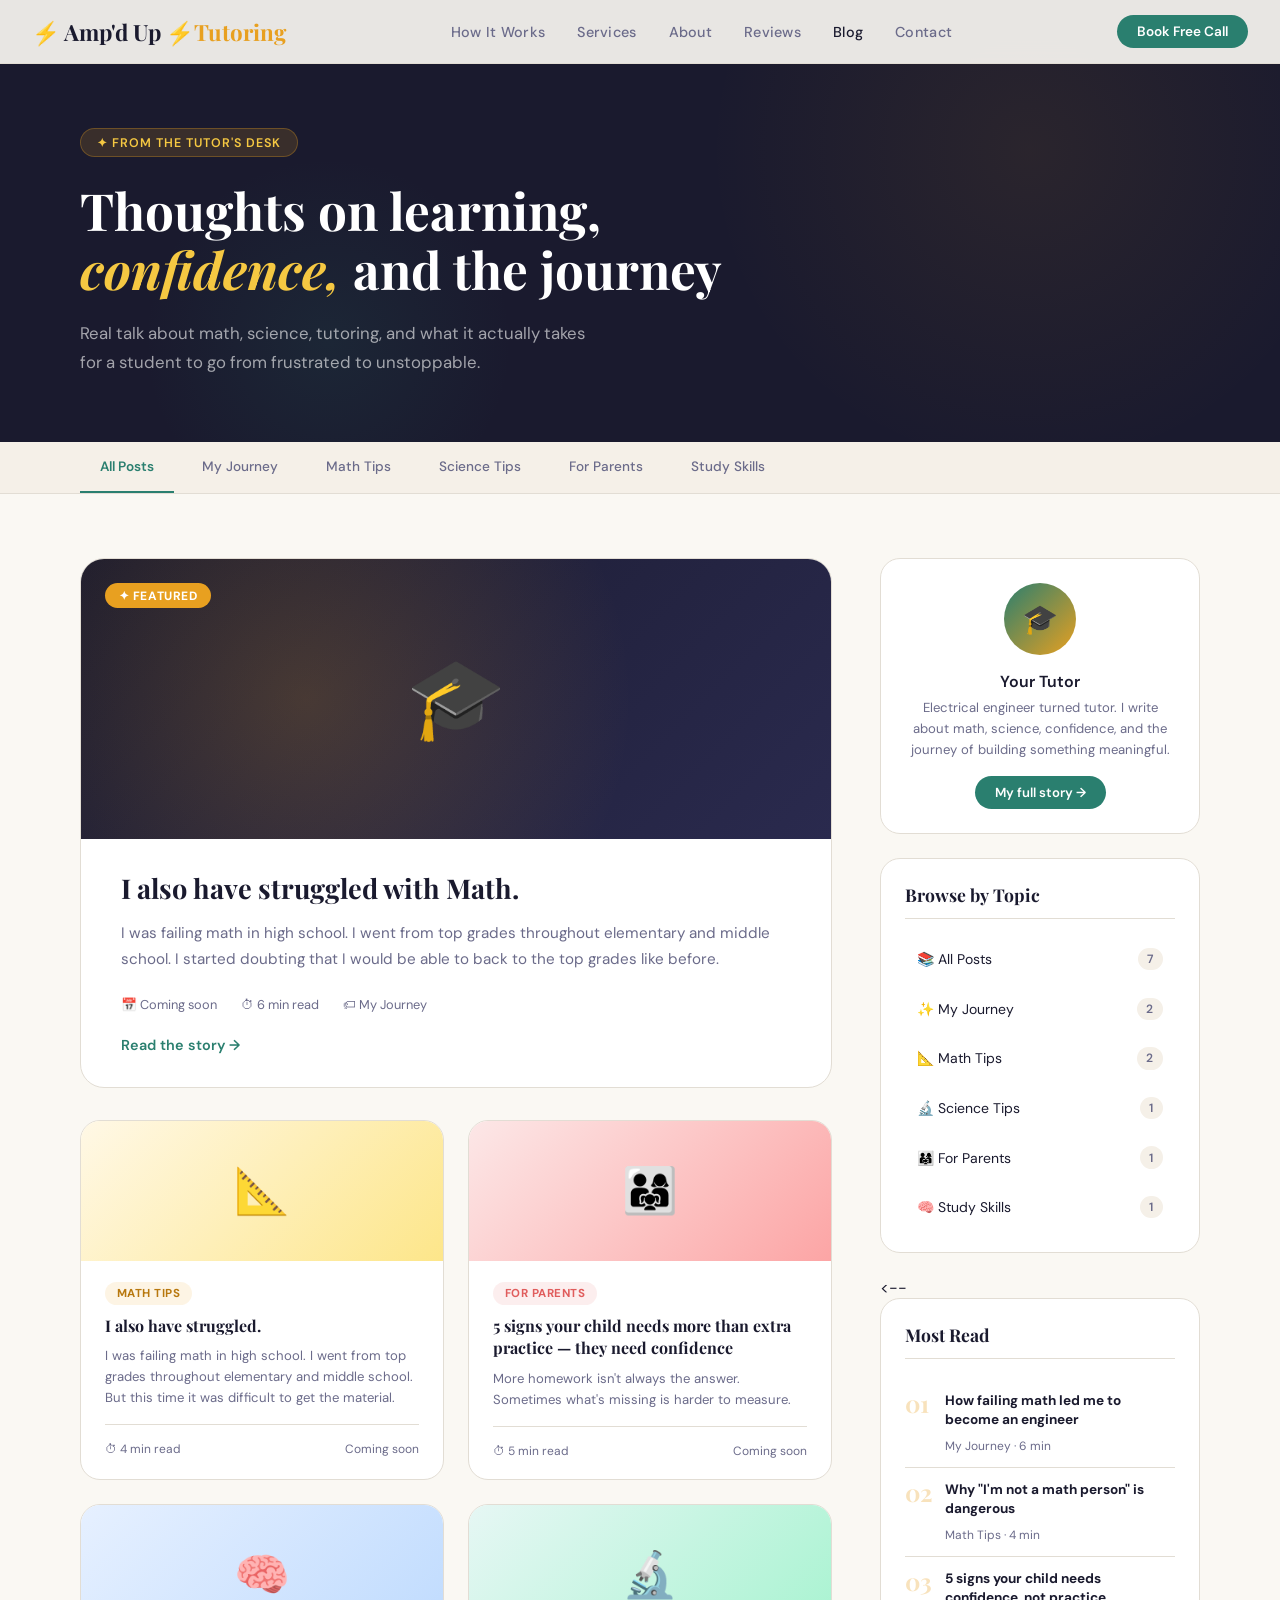
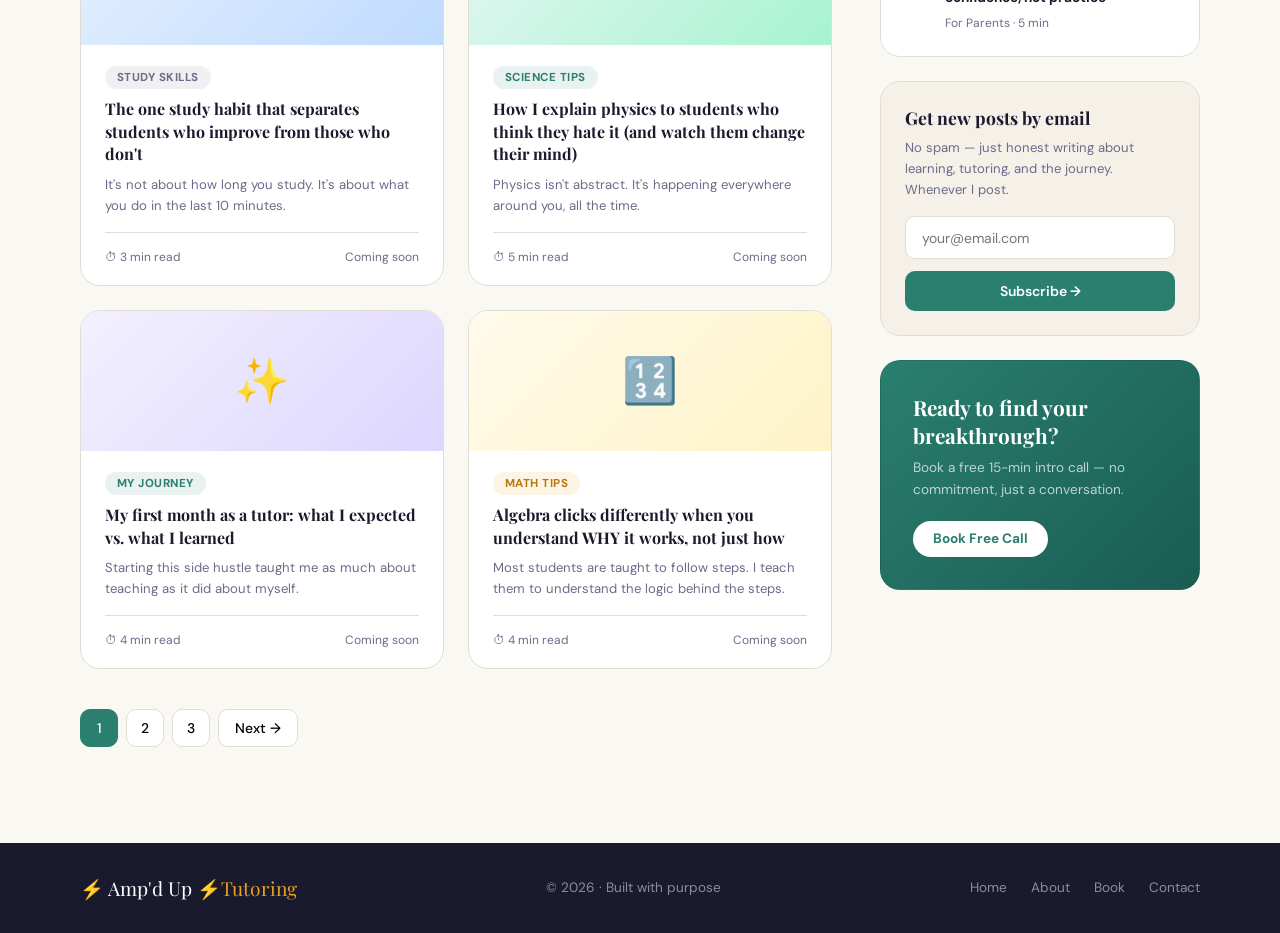
<file: blog.html>
<!DOCTYPE html>
<html lang="en">
<head>
<meta charset="UTF-8"/>
<meta name="viewport" content="width=device-width, initial-scale=1.0"/>
<title>Blog | ⚡ Amp'd Up ⚡</title>
<link href="https://fonts.googleapis.com/css2?family=Playfair+Display:ital,wght@0,400;0,700;1,400;1,700&family=DM+Sans:wght@300;400;500;600&display=swap" rel="stylesheet"/>
<style>
  :root {
    --ink: #1a1a2e;
    --cream: #faf8f3;
    --warm: #f5f0e8;
    --gold: #e8a020;
    --gold-light: #f5c842;
    --teal: #2a7f6f;
    --teal-light: #3aaa96;
    --rose: #e05c5c;
    --mid: #6b6b8a;
    --border: #e2ddd4;
  }

  * { margin: 0; padding: 0; box-sizing: border-box; }
  html { scroll-behavior: smooth; }

  body {
    font-family: 'DM Sans', sans-serif;
    background: var(--cream);
    color: var(--ink);
    overflow-x: hidden;
  }

  /* NAV — identical to main site */
  nav {
    position: fixed; top: 0; width: 100%; z-index: 100;
    background: rgba(250,248,243,0.92);
    backdrop-filter: blur(12px);
    border-bottom: 1px solid var(--border);
    padding: 0 2rem;
    display: flex; align-items: center; justify-content: space-between;
    height: 64px;
  }
  .nav-logo {
    font-family: 'Playfair Display', serif;
    font-size: 1.4rem; font-weight: 700;
    color: var(--ink); text-decoration: none;
  }
  .nav-logo span { color: var(--gold); }
  .nav-links { display: flex; gap: 2rem; list-style: none; }
  .nav-links a {
    font-size: 0.9rem; font-weight: 500; letter-spacing: 0.02em;
    color: var(--mid); text-decoration: none; transition: color 0.2s;
  }
  .nav-links a:hover, .nav-links a.active { color: var(--ink); }
  .nav-cta {
    background: var(--teal); color: #fff;
    padding: 0.5rem 1.25rem; border-radius: 100px;
    font-size: 0.85rem; font-weight: 600;
    text-decoration: none; transition: background 0.2s, transform 0.2s;
  }
  .nav-cta:hover { background: var(--teal-light); transform: translateY(-1px); }

  /* BLOG HERO */
  .blog-hero {
    padding: 8rem 5rem 4rem;
    background: var(--ink);
    position: relative; overflow: hidden;
  }
  .blog-hero::before {
    content: '';
    position: absolute; top: -200px; right: -100px;
    width: 700px; height: 700px;
    background: radial-gradient(circle, rgba(232,160,32,0.08) 0%, transparent 65%);
    border-radius: 50%;
  }
  .blog-hero::after {
    content: '';
    position: absolute; bottom: -100px; left: 10%;
    width: 400px; height: 400px;
    background: radial-gradient(circle, rgba(42,127,111,0.12) 0%, transparent 65%);
    border-radius: 50%;
  }
  .blog-hero-inner {
    max-width: 700px; position: relative; z-index: 1;
    animation: fadeUp 0.6s ease both;
  }
  .blog-label {
    display: inline-flex; align-items: center; gap: 0.5rem;
    background: rgba(232,160,32,0.15); border: 1px solid rgba(232,160,32,0.3);
    color: var(--gold-light); border-radius: 100px;
    padding: 0.35rem 1rem; font-size: 0.78rem; font-weight: 600;
    letter-spacing: 0.08em; text-transform: uppercase;
    margin-bottom: 1.5rem;
  }
  .blog-hero h1 {
    font-family: 'Playfair Display', serif;
    font-size: clamp(2.4rem, 4vw, 3.5rem);
    font-weight: 700; line-height: 1.15; color: #fff;
    margin-bottom: 1.25rem;
  }
  .blog-hero h1 em { font-style: italic; color: var(--gold-light); }
  .blog-hero p {
    font-size: 1.05rem; line-height: 1.75;
    color: rgba(255,255,255,0.6); max-width: 520px;
  }

  /* FILTER TABS */
  .filter-bar {
    background: var(--warm);
    border-bottom: 1px solid var(--border);
    padding: 0 5rem;
    display: flex; align-items: center; gap: 0.5rem;
    overflow-x: auto; white-space: nowrap;
  }
  .filter-btn {
    padding: 1rem 1.25rem; font-size: 0.85rem; font-weight: 500;
    color: var(--mid); background: transparent; border: none;
    cursor: pointer; border-bottom: 2px solid transparent;
    transition: all 0.2s; font-family: 'DM Sans', sans-serif;
    white-space: nowrap;
  }
  .filter-btn:hover { color: var(--ink); }
  .filter-btn.active { color: var(--teal); border-bottom-color: var(--teal); font-weight: 600; }

  /* MAIN LAYOUT */
  .blog-main {
    display: grid;
    grid-template-columns: 1fr 320px;
    gap: 3rem;
    padding: 4rem 5rem;
    align-items: start;
  }

  /* FEATURED POST */
  .featured-post {
    background: #fff; border-radius: 24px;
    border: 1px solid var(--border);
    overflow: hidden; margin-bottom: 2rem;
    transition: transform 0.2s, box-shadow 0.2s;
    cursor: pointer;
  }
  .featured-post:hover { transform: translateY(-4px); box-shadow: 0 20px 50px rgba(26,26,46,0.1); }
  .featured-thumb {
    height: 280px;
    background: linear-gradient(135deg, var(--ink) 0%, #2a2a4e 100%);
    display: flex; align-items: center; justify-content: center;
    position: relative; overflow: hidden;
  }
  .featured-thumb::before {
    content: '';
    position: absolute; inset: 0;
    background: radial-gradient(circle at 30% 50%, rgba(232,160,32,0.2) 0%, transparent 60%);
  }
  .featured-thumb-emoji { font-size: 5rem; position: relative; z-index: 1; }
  .featured-tag {
    position: absolute; top: 1.5rem; left: 1.5rem;
    background: var(--gold); color: #fff;
    padding: 0.3rem 0.85rem; border-radius: 100px;
    font-size: 0.75rem; font-weight: 700; letter-spacing: 0.05em;
    text-transform: uppercase;
  }
  .featured-body { padding: 2rem 2.5rem; }
  .featured-body h2 {
    font-family: 'Playfair Display', serif;
    font-size: 1.7rem; line-height: 1.25;
    margin-bottom: 1rem;
  }
  .featured-body p { color: var(--mid); line-height: 1.7; font-size: 0.95rem; margin-bottom: 1.5rem; }
  .post-meta {
    display: flex; align-items: center; gap: 1.5rem;
    font-size: 0.8rem; color: var(--mid);
  }
  .post-meta-item { display: flex; align-items: center; gap: 0.4rem; }
  .read-more {
    display: inline-flex; align-items: center; gap: 0.5rem;
    color: var(--teal); font-weight: 600; font-size: 0.9rem;
    text-decoration: none; transition: gap 0.2s;
  }
  .read-more:hover { gap: 0.8rem; }

  /* POST GRID */
  .posts-grid {
    display: grid; grid-template-columns: repeat(2, 1fr);
    gap: 1.5rem;
  }
  .post-card {
    background: #fff; border-radius: 20px;
    border: 1px solid var(--border); overflow: hidden;
    cursor: pointer; transition: transform 0.2s, box-shadow 0.2s;
  }
  .post-card:hover { transform: translateY(-4px); box-shadow: 0 16px 40px rgba(26,26,46,0.08); }
  .post-thumb {
    height: 140px; display: flex;
    align-items: center; justify-content: center; font-size: 2.8rem;
  }
  .post-body { padding: 1.25rem 1.5rem; }
  .post-tag {
    display: inline-block;
    padding: 0.25rem 0.75rem; border-radius: 100px;
    font-size: 0.72rem; font-weight: 700; letter-spacing: 0.04em;
    text-transform: uppercase; margin-bottom: 0.6rem;
  }
  .tag-math { background: rgba(232,160,32,0.12); color: #b8780e; }
  .tag-journey { background: rgba(42,127,111,0.1); color: var(--teal); }
  .tag-parents { background: rgba(224,92,92,0.1); color: var(--rose); }
  .tag-tips { background: rgba(107,107,138,0.1); color: var(--mid); }
  .tag-science { background: rgba(42,127,111,0.1); color: var(--teal); }
  .post-body h3 {
    font-family: 'Playfair Display', serif;
    font-size: 1rem; line-height: 1.4; margin-bottom: 0.5rem;
  }
  .post-body p { font-size: 0.82rem; color: var(--mid); line-height: 1.6; }
  .post-footer {
    display: flex; justify-content: space-between; align-items: center;
    margin-top: 1rem; padding-top: 1rem;
    border-top: 1px solid var(--border);
    font-size: 0.75rem; color: var(--mid);
  }
  .post-read-time { display: flex; align-items: center; gap: 0.3rem; }

  /* WRITE A POST CTA */
  .write-cta {
    background: linear-gradient(135deg, var(--teal), #1a5c52);
    border-radius: 20px; padding: 2rem;
    color: #fff; margin-bottom: 1.5rem;
    border: 1px solid transparent;
  }
  .write-cta h3 {
    font-family: 'Playfair Display', serif;
    font-size: 1.3rem; margin-bottom: 0.5rem; color: #fff;
  }
  .write-cta p { font-size: 0.85rem; color: rgba(255,255,255,0.7); line-height: 1.6; margin-bottom: 1.25rem; }
  .btn-write {
    background: #fff; color: var(--teal);
    padding: 0.6rem 1.25rem; border-radius: 100px;
    font-size: 0.85rem; font-weight: 700;
    text-decoration: none; display: inline-block;
    transition: transform 0.2s;
  }
  .btn-write:hover { transform: translateY(-1px); }

  /* SIDEBAR */
  .sidebar { position: sticky; top: 84px; }
  .sidebar-card {
    background: #fff; border-radius: 20px;
    border: 1px solid var(--border);
    padding: 1.5rem; margin-bottom: 1.5rem;
  }
  .sidebar-card h3 {
    font-family: 'Playfair Display', serif;
    font-size: 1.1rem; margin-bottom: 1.25rem;
    padding-bottom: 0.75rem; border-bottom: 1px solid var(--border);
  }

  /* ABOUT WIDGET */
  .about-widget { text-align: center; }
  .about-avatar {
    width: 72px; height: 72px; border-radius: 50%;
    background: linear-gradient(135deg, var(--teal), var(--gold));
    display: flex; align-items: center; justify-content: center;
    font-size: 1.8rem; margin: 0 auto 1rem;
  }
  .about-widget h4 { font-size: 1rem; font-weight: 600; margin-bottom: 0.3rem; }
  .about-widget p { font-size: 0.82rem; color: var(--mid); line-height: 1.6; margin-bottom: 1rem; }
  .about-widget a {
    display: inline-block; background: var(--teal); color: #fff;
    padding: 0.5rem 1.25rem; border-radius: 100px;
    font-size: 0.82rem; font-weight: 600; text-decoration: none;
    transition: background 0.2s;
  }
  .about-widget a:hover { background: var(--teal-light); }

  /* CATEGORIES */
  .category-list { display: flex; flex-direction: column; gap: 0.5rem; }
  .category-item {
    display: flex; justify-content: space-between; align-items: center;
    padding: 0.6rem 0.75rem; border-radius: 10px;
    font-size: 0.875rem; cursor: pointer;
    transition: background 0.15s;
  }
  .category-item:hover { background: var(--warm); }
  .category-count {
    background: var(--warm); color: var(--mid);
    padding: 0.2rem 0.6rem; border-radius: 100px;
    font-size: 0.75rem; font-weight: 600;
  }

  /* POPULAR POSTS */
  .popular-post {
    display: flex; gap: 0.75rem; align-items: flex-start;
    padding: 0.75rem 0; border-bottom: 1px solid var(--border);
  }
  .popular-post:last-child { border-bottom: none; padding-bottom: 0; }
  .popular-num {
    font-family: 'Playfair Display', serif;
    font-size: 1.5rem; font-weight: 700;
    color: rgba(232,160,32,0.3); line-height: 1; flex-shrink: 0;
    width: 28px;
  }
  .popular-post h4 { font-size: 0.85rem; line-height: 1.4; margin-bottom: 0.3rem; }
  .popular-post span { font-size: 0.75rem; color: var(--mid); }

  /* NEWSLETTER */
  .newsletter-card {
    background: var(--warm); border-radius: 20px;
    border: 1px solid var(--border); padding: 1.5rem;
  }
  .newsletter-card h3 {
    font-family: 'Playfair Display', serif;
    font-size: 1.1rem; margin-bottom: 0.5rem;
  }
  .newsletter-card p { font-size: 0.82rem; color: var(--mid); line-height: 1.6; margin-bottom: 1rem; }
  .newsletter-input {
    width: 100%; padding: 0.7rem 1rem;
    border: 1.5px solid var(--border); border-radius: 10px;
    font-family: 'DM Sans', sans-serif; font-size: 0.875rem;
    background: #fff; margin-bottom: 0.75rem; outline: none;
    transition: border-color 0.2s;
  }
  .newsletter-input:focus { border-color: var(--teal); }
  .newsletter-btn {
    width: 100%; background: var(--teal); color: #fff;
    border: none; padding: 0.7rem; border-radius: 10px;
    font-family: 'DM Sans', sans-serif; font-size: 0.875rem;
    font-weight: 600; cursor: pointer; transition: background 0.2s;
  }
  .newsletter-btn:hover { background: var(--teal-light); }

  /* PAGINATION */
  .pagination {
    display: flex; gap: 0.5rem; margin-top: 2.5rem;
    align-items: center;
  }
  .page-btn {
    width: 38px; height: 38px; border-radius: 10px;
    display: flex; align-items: center; justify-content: center;
    font-size: 0.875rem; font-weight: 500; cursor: pointer;
    border: 1.5px solid var(--border); background: #fff;
    transition: all 0.15s; font-family: 'DM Sans', sans-serif;
  }
  .page-btn:hover { border-color: var(--teal); color: var(--teal); }
  .page-btn.active { background: var(--teal); color: #fff; border-color: var(--teal); }

  /* FOOTER */
  footer {
    background: var(--ink); color: rgba(255,255,255,0.5);
    padding: 2rem 5rem; display: flex;
    justify-content: space-between; align-items: center;
    font-size: 0.85rem; margin-top: 2rem;
  }
  footer a { color: rgba(255,255,255,0.5); text-decoration: none; }
  .footer-logo { font-family: 'Playfair Display', serif; font-size: 1.2rem; color: #fff; }
  .footer-logo span { color: var(--gold); }

  /* MODAL — Blog Post Reader */
  .modal-overlay {
    position: fixed; inset: 0; z-index: 200;
    background: rgba(26,26,46,0.7); backdrop-filter: blur(4px);
    display: none; align-items: center; justify-content: center;
    padding: 2rem;
  }
  .modal-overlay.open { display: flex; }
  .modal {
    background: var(--cream); border-radius: 24px;
    max-width: 680px; width: 100%; max-height: 85vh;
    overflow-y: auto; position: relative;
    animation: fadeUp 0.3s ease both;
  }
  .modal-header {
    background: var(--ink); padding: 2.5rem;
    border-radius: 24px 24px 0 0; position: relative;
  }
  .modal-close {
    position: absolute; top: 1.25rem; right: 1.25rem;
    background: rgba(255,255,255,0.1); border: none;
    color: #fff; width: 36px; height: 36px; border-radius: 50%;
    cursor: pointer; font-size: 1.1rem; transition: background 0.2s;
    display: flex; align-items: center; justify-content: center;
  }
  .modal-close:hover { background: rgba(255,255,255,0.2); }
  .modal-tag {
    display: inline-block; margin-bottom: 1rem;
    padding: 0.3rem 0.85rem; border-radius: 100px;
    font-size: 0.75rem; font-weight: 700;
    background: rgba(232,160,32,0.2); color: var(--gold-light);
    text-transform: uppercase; letter-spacing: 0.05em;
  }
  .modal-header h2 {
    font-family: 'Playfair Display', serif;
    font-size: 1.7rem; color: #fff; line-height: 1.25; margin-bottom: 1rem;
  }
  .modal-meta { display: flex; gap: 1.5rem; font-size: 0.8rem; color: rgba(255,255,255,0.5); }
  .modal-body { padding: 2.5rem; }
  .modal-body p { color: var(--mid); line-height: 1.85; font-size: 0.95rem; margin-bottom: 1.25rem; }
  .modal-body h3 {
    font-family: 'Playfair Display', serif;
    font-size: 1.2rem; color: var(--ink); margin: 1.75rem 0 0.75rem;
  }
  .modal-body .coming-soon {
    background: var(--warm); border: 1.5px dashed var(--border);
    border-radius: 16px; padding: 2rem; text-align: center; margin-top: 2rem;
  }
  .modal-body .coming-soon p { color: var(--mid); font-style: italic; margin: 0; }

  /* ANIMATIONS */
  @keyframes fadeUp {
    from { opacity: 0; transform: translateY(20px); }
    to { opacity: 1; transform: translateY(0); }
  }

  /* MOBILE */
  @media (max-width: 900px) {
    nav { padding: 0 1.5rem; }
    .nav-links { display: none; }
    .blog-hero { padding: 6rem 1.5rem 3rem; }
    .filter-bar { padding: 0 1.5rem; }
    .blog-main { grid-template-columns: 1fr; padding: 2rem 1.5rem; }
    .posts-grid { grid-template-columns: 1fr; }
    .sidebar { position: static; }
    footer { flex-direction: column; gap: 1rem; text-align: center; padding: 1.5rem; }
  }
</style>
</head>
<body>
    <!-- Google tag (gtag.js) -->
<script async src="https://www.googletagmanager.com/gtag/js?id=G-EBN941B0VH"></script>
<script>
  window.dataLayer = window.dataLayer || [];
  function gtag(){dataLayer.push(arguments);}
  gtag('js', new Date());

  gtag('config', 'G-EBN941B0VH');
</script>
<!-- NAV -->
<nav>
  <a class="nav-logo" href="index.html">⚡ Amp'd Up ⚡<span>Tutoring</span></a>
  <ul class="nav-links">
    <li><a href="index.html#how">How It Works</a></li>
    <li><a href="index.html#services">Services</a></li>
    <li><a href="index.html#about">About</a></li>
    <li><a href="index.html#testimonials">Reviews</a></li>
    <li><a href="blog.html" class="active">Blog</a></li>
    <li><a href="index.html#contact">Contact</a></li>
  </ul>
  <a class="nav-cta" href="index.html#booking">Book Free Call</a>
</nav>

<!-- BLOG HERO -->
<div class="blog-hero">
  <div class="blog-hero-inner">
    <div class="blog-label">✦ From the Tutor's Desk</div>
    <h1>Thoughts on learning,<br/><em>confidence,</em> and the journey</h1>
    <p>Real talk about math, science, tutoring, and what it actually takes for a student to go from frustrated to unstoppable.</p>
  </div>
</div>

<!-- FILTER TABS -->
<div class="filter-bar">
  <button class="filter-btn active" onclick="filterPosts('all', this)">All Posts</button>
  <button class="filter-btn" onclick="filterPosts('journey', this)">My Journey</button>
  <button class="filter-btn" onclick="filterPosts('math', this)">Math Tips</button>
  <button class="filter-btn" onclick="filterPosts('science', this)">Science Tips</button>
  <button class="filter-btn" onclick="filterPosts('parents', this)">For Parents</button>
  <button class="filter-btn" onclick="filterPosts('tips', this)">Study Skills</button>
</div>

<!-- MAIN CONTENT -->
<div class="blog-main">

  <!-- LEFT: POSTS -->
  <div class="posts-column">

    <!-- FEATURED POST -->
    <div class="featured-post" onclick="openPost('featured')">
      <div class="featured-thumb">
        <span class="featured-tag">✦ Featured</span>
        <div class="featured-thumb-emoji">🎓</div>
      </div>
      <div class="featured-body">
        <h2>I also have struggled with Math. </h2>
        <p>I was failing math in high school. I went from top grades throughout elementary and middle school. I started doubting that I would be able to back to the top grades like before.</p>
        <div class="post-meta">
          <span class="post-meta-item">📅 Coming soon</span>
          <span class="post-meta-item">⏱ 6 min read</span>
          <span class="post-meta-item">🏷 My Journey</span>
        </div>
        <br/>
        <a class="read-more" href="#">Read the story →</a>
      </div>
    </div>

    <!-- POST GRID -->
    <div class="posts-grid" id="posts-grid">

      <div class="post-card" data-category="math" onclick="openPost('math1')">
        <div class="post-thumb" style="background:linear-gradient(135deg,#fff8e6,#fde68a);">📐</div>
        <div class="post-body">
          <span class="post-tag tag-math">Math Tips</span>
          <h3>I also have struggled.</h3>
          <p>I was failing math in high school. I went from top grades throughout elementary and middle school. But this time it was difficult to get the material. </p>
          <div class="post-footer">
            <span class="post-read-time">⏱ 4 min read</span>
            <span>Coming soon</span>
          </div>
        </div>
      </div>

      <div class="post-card" data-category="parents" onclick="openPost('parents1')">
        <div class="post-thumb" style="background:linear-gradient(135deg,#fce7e7,#fca5a5);">👨‍👩‍👧</div>
        <div class="post-body">
          <span class="post-tag tag-parents">For Parents</span>
          <h3>5 signs your child needs more than extra practice — they need confidence</h3>
          <p>More homework isn't always the answer. Sometimes what's missing is harder to measure.</p>
          <div class="post-footer">
            <span class="post-read-time">⏱ 5 min read</span>
            <span>Coming soon</span>
          </div>
        </div>
      </div>

      <div class="post-card" data-category="tips" onclick="openPost('tips1')">
        <div class="post-thumb" style="background:linear-gradient(135deg,#e6f0ff,#bfdbfe);">🧠</div>
        <div class="post-body">
          <span class="post-tag tag-tips">Study Skills</span>
          <h3>The one study habit that separates students who improve from those who don't</h3>
          <p>It's not about how long you study. It's about what you do in the last 10 minutes.</p>
          <div class="post-footer">
            <span class="post-read-time">⏱ 3 min read</span>
            <span>Coming soon</span>
          </div>
        </div>
      </div>

      <div class="post-card" data-category="science" onclick="openPost('science1')">
        <div class="post-thumb" style="background:linear-gradient(135deg,#e6f7f4,#a7f3d0);">🔬</div>
        <div class="post-body">
          <span class="post-tag tag-science">Science Tips</span>
          <h3>How I explain physics to students who think they hate it (and watch them change their mind)</h3>
          <p>Physics isn't abstract. It's happening everywhere around you, all the time.</p>
          <div class="post-footer">
            <span class="post-read-time">⏱ 5 min read</span>
            <span>Coming soon</span>
          </div>
        </div>
      </div>

      <div class="post-card" data-category="journey" onclick="openPost('journey2')">
        <div class="post-thumb" style="background:linear-gradient(135deg,#f3f0ff,#ddd6fe);">✨</div>
        <div class="post-body">
          <span class="post-tag tag-journey">My Journey</span>
          <h3>My first month as a tutor: what I expected vs. what I learned</h3>
          <p>Starting this side hustle taught me as much about teaching as it did about myself.</p>
          <div class="post-footer">
            <span class="post-read-time">⏱ 4 min read</span>
            <span>Coming soon</span>
          </div>
        </div>
      </div>

      <div class="post-card" data-category="math" onclick="openPost('math2')">
        <div class="post-thumb" style="background:linear-gradient(135deg,#fffbeb,#fef3c7);">🔢</div>
        <div class="post-body">
          <span class="post-tag tag-math">Math Tips</span>
          <h3>Algebra clicks differently when you understand WHY it works, not just how</h3>
          <p>Most students are taught to follow steps. I teach them to understand the logic behind the steps.</p>
          <div class="post-footer">
            <span class="post-read-time">⏱ 4 min read</span>
            <span>Coming soon</span>
          </div>
        </div>
      </div>

    </div>

    <!-- PAGINATION -->
    <div class="pagination">
      <button class="page-btn active">1</button>
      <button class="page-btn">2</button>
      <button class="page-btn">3</button>
      <button class="page-btn" style="width:auto;padding:0 1rem;">Next →</button>
    </div>

  </div>

  <!-- RIGHT: SIDEBAR -->
  <aside class="sidebar">

    <!-- ABOUT -->
    <div class="sidebar-card">
      <div class="about-widget">
        <div class="about-avatar">🎓</div>
        <h4>Your Tutor</h4>
        <p>Electrical engineer turned tutor. I write about math, science, confidence, and the journey of building something meaningful.</p>
        <a href="index.html#about">My full story →</a>
      </div>
    </div>

    <!-- CATEGORIES -->
    <div class="sidebar-card">
      <h3>Browse by Topic</h3>
      <div class="category-list">
        <div class="category-item" onclick="filterPosts('all', null)">
          <span>📚 All Posts</span>
          <span class="category-count">7</span>
        </div>
        <div class="category-item" onclick="filterPosts('journey', null)">
          <span>✨ My Journey</span>
          <span class="category-count">2</span>
        </div>
        <div class="category-item" onclick="filterPosts('math', null)">
          <span>📐 Math Tips</span>
          <span class="category-count">2</span>
        </div>
        <div class="category-item" onclick="filterPosts('science', null)">
          <span>🔬 Science Tips</span>
          <span class="category-count">1</span>
        </div>
        <div class="category-item" onclick="filterPosts('parents', null)">
          <span>👨‍👩‍👧 For Parents</span>
          <span class="category-count">1</span>
        </div>
        <div class="category-item" onclick="filterPosts('tips', null)">
          <span>🧠 Study Skills</span>
          <span class="category-count">1</span>
        </div>
      </div>
    </div>

    <!-- POPULAR -->
    <--<div class="sidebar-card">
      <h3>Most Read</h3>
      <div class="popular-post">
        <div class="popular-num">01</div>
        <div>
          <h4>How failing math led me to become an engineer</h4>
          <span>My Journey · 6 min</span>
        </div>
      </div>
      <div class="popular-post">
        <div class="popular-num">02</div>
        <div>
          <h4>Why "I'm not a math person" is dangerous</h4>
          <span>Math Tips · 4 min</span>
        </div>
      </div>
      <div class="popular-post">
        <div class="popular-num">03</div>
        <div>
          <h4>5 signs your child needs confidence, not practice</h4>
          <span>For Parents · 5 min</span>
        </div>
      </div>
    </div>

    <!-- NEWSLETTER -->
    <div class="newsletter-card">
      <h3>Get new posts by email</h3>
      <p>No spam — just honest writing about learning, tutoring, and the journey. Whenever I post.</p>
      <input class="newsletter-input" type="email" placeholder="your@email.com"/>
      <button class="newsletter-btn" onclick="subscribeNewsletter()">Subscribe →</button>
    </div>

    <!-- BOOK CTA -->
    <div class="write-cta" style="margin-top:1.5rem;">
      <h3>Ready to find your breakthrough?</h3>
      <p>Book a free 15-min intro call — no commitment, just a conversation.</p>
      <a href="index.html#booking" class="btn-write">Book Free Call</a>
    </div>

  </aside>
</div>

<!-- FOOTER -->
<footer>
  <span class="footer-logo">⚡ Amp'd Up ⚡<span>Tutoring</span></span>
  <span>© 2026 · Built with purpose</span>
  <div style="display:flex;gap:1.5rem;">
    <a href="index.html">Home</a>
    <a href="index.html#about">About</a>
    <a href="index.html#booking">Book</a>
    <a href="index.html#contact">Contact</a>
  </div>
</footer>

<!-- BLOG POST MODAL -->
<div class="modal-overlay" id="modal-overlay" onclick="closePostIfOutside(event)">
  <div class="modal" id="modal">
    <div class="modal-header">
      <button class="modal-close" onclick="closePost()">✕</button>
      <div class="modal-tag" id="modal-tag">My Journey</div>
      <h2 id="modal-title">Post Title</h2>
      <div class="modal-meta">
        <span>📅 Coming soon</span>
        <span id="modal-readtime">⏱ 5 min read</span>
      </div>
    </div>
    <div class="modal-body" id="modal-body"></div>
  </div>
</div>

<script>
  // Post data
  const posts = {
    featured: {
      tag: 'My Journey',
      title: 'I also have struggled with Math.',
      readtime: '6 min read',
      body: `
        <p>I was failing math in high school. I went from top grades throughoutelementry and middle school to failing in high school and worse doubting I could get back to the top grades like before. It was hard get the material. I started doubting that I would be able to back to the top grades like before."</p>
        <h3>Let's add some content to where I was </h3>
        <p>The material was not clicking, and grades started suffering. The first time I thought it was a hiccup, <strong> <em>"more studying should solve</em></strong>" — thought</p>
        <h3>The turning point</h3>
        <p>Then I found the right support. Someone who didn't just re-explain the same thing louder and slower, but who actually met me where I was. Who asked what I understood, not what I didn't. Who made me realize that my confusion wasn't a character flaw — it was just a gap that could be filled.</p>
        <h3>Why I tutor</h3>
        <p>That experience is why I do this. Not to show off a degree, but because I know exactly what it feels like to be on the other side of that wall — and I know what it takes to get over it. Every student I work with is some version of who I used to be. And that keeps me showing up.</p>
        <div class="coming-soon"><p>✍️ Full post coming soon — check back shortly!</p></div>
      `
    },
    math1: {
      tag: 'Math Tips',
      title: "Why \"I'm just not a math person\" is the most dangerous thing a student can say",
      readtime: '4 min read',
      body: `<p>The stories we tell ourselves about our own abilities are more powerful than most people realize. When a student decides they are simply "not a math person," they stop trying — not because they can't, but because they've already decided the outcome.</p><div class="coming-soon"><p>✍️ Full post coming soon — check back shortly!</p></div>`
    },
    parents1: {
      tag: 'For Parents',
      title: '5 signs your child needs more than extra practice — they need confidence',
      readtime: '5 min read',
      body: `<p>There's a difference between a student who needs more repetition and a student who has stopped believing they're capable. The interventions are very different. Here's how to tell which situation you're looking at.</p><div class="coming-soon"><p>✍️ Full post coming soon — check back shortly!</p></div>`
    },
    tips1: {
      tag: 'Study Skills',
      title: "The one study habit that separates students who improve from those who don't",
      readtime: '3 min read',
      body: `<p>It's not about how many hours you put in. It's about what you do in the last 10 minutes of a study session — the habit of reviewing what actually stuck, not just what you covered.</p><div class="coming-soon"><p>✍️ Full post coming soon — check back shortly!</p></div>`
    },
    science1: {
      tag: 'Science Tips',
      title: "How I explain physics to students who think they hate it",
      readtime: '5 min read',
      body: `<p>Physics isn't abstract. It's in every car ride, every thrown ball, every light switch. The moment students stop seeing it as equations and start seeing it as the world they live in — everything changes.</p><div class="coming-soon"><p>✍️ Full post coming soon — check back shortly!</p></div>`
    },
    journey2: {
      tag: 'My Journey',
      title: 'My first month as a tutor: what I expected vs. what I learned',
      readtime: '4 min read',
      body: `<p>I thought the hard part would be explaining difficult concepts. Turns out the hard part is helping a student trust themselves enough to try. That was the lesson I didn't expect in month one.</p><div class="coming-soon"><p>✍️ Full post coming soon — check back shortly!</p></div>`
    },
    math2: {
      tag: 'Math Tips',
      title: "Algebra clicks differently when you understand WHY it works",
      readtime: '4 min read',
      body: `<p>Most math education teaches steps. Follow this procedure, get this answer. But when students understand the logic underneath — why we do what we do — the steps stop feeling arbitrary and start feeling inevitable.</p><div class="coming-soon"><p>✍️ Full post coming soon — check back shortly!</p></div>`
    }
  };

  function openPost(id) {
    const post = posts[id];
    if (!post) return;
    document.getElementById('modal-tag').textContent = post.tag;
    document.getElementById('modal-title').textContent = post.title;
    document.getElementById('modal-readtime').textContent = '⏱ ' + post.readtime;
    document.getElementById('modal-body').innerHTML = post.body;
    document.getElementById('modal-overlay').classList.add('open');
    document.body.style.overflow = 'hidden';
  }

  function closePost() {
    document.getElementById('modal-overlay').classList.remove('open');
    document.body.style.overflow = '';
  }

  function closePostIfOutside(e) {
    if (e.target === document.getElementById('modal-overlay')) closePost();
  }

  function filterPosts(category, btn) {
    // Update active tab
    if (btn) {
      document.querySelectorAll('.filter-btn').forEach(b => b.classList.remove('active'));
      btn.classList.add('active');
    }
    // Filter cards
    document.querySelectorAll('.post-card').forEach(card => {
      const cat = card.dataset.category;
      card.style.display = (category === 'all' || cat === category) ? 'block' : 'none';
    });
  }

  function subscribeNewsletter() {
    const input = document.querySelector('.newsletter-input');
    if (input.value.includes('@')) {
      alert("You're subscribed! 🎉 I'll send new posts directly to " + input.value);
      input.value = '';
    } else {
      alert('Please enter a valid email address.');
    }
  }

  // Close modal on Escape key
  document.addEventListener('keydown', e => { if (e.key === 'Escape') closePost(); });
</script>
</body>
</html>
</file>
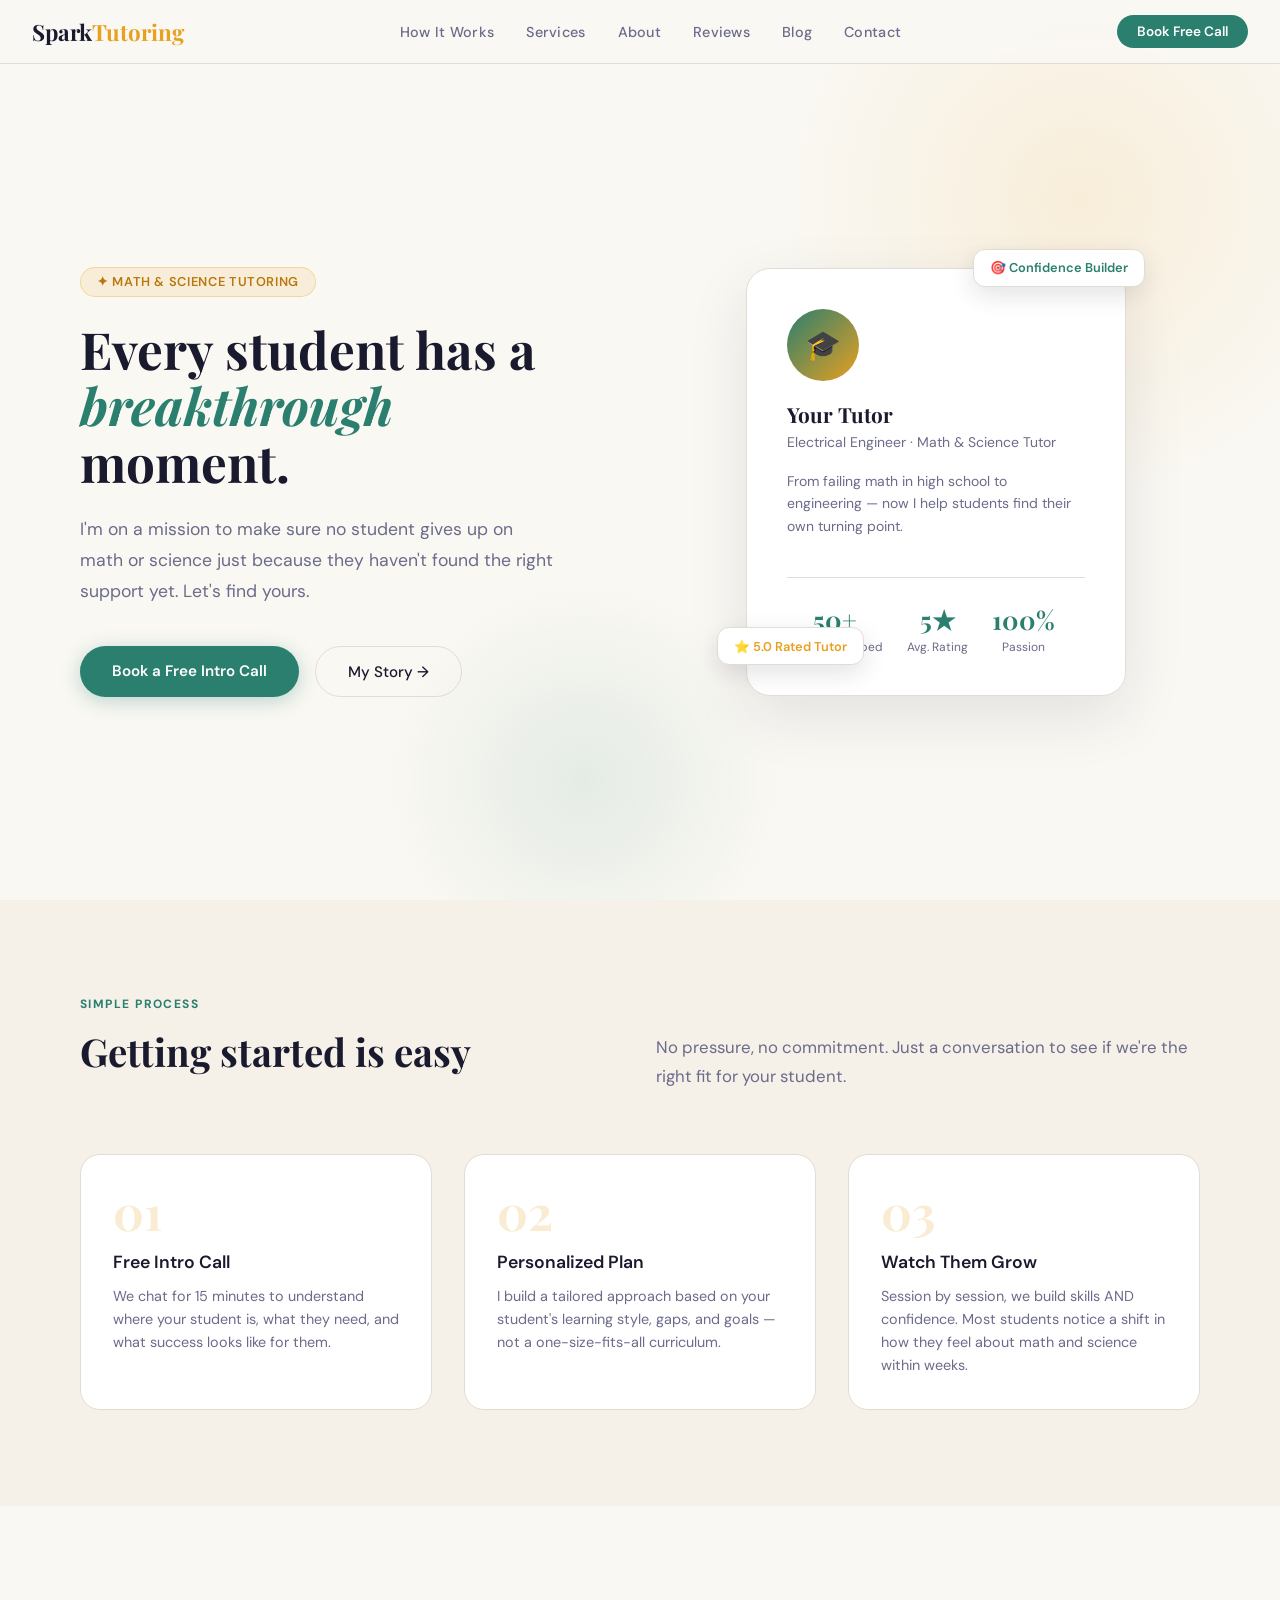
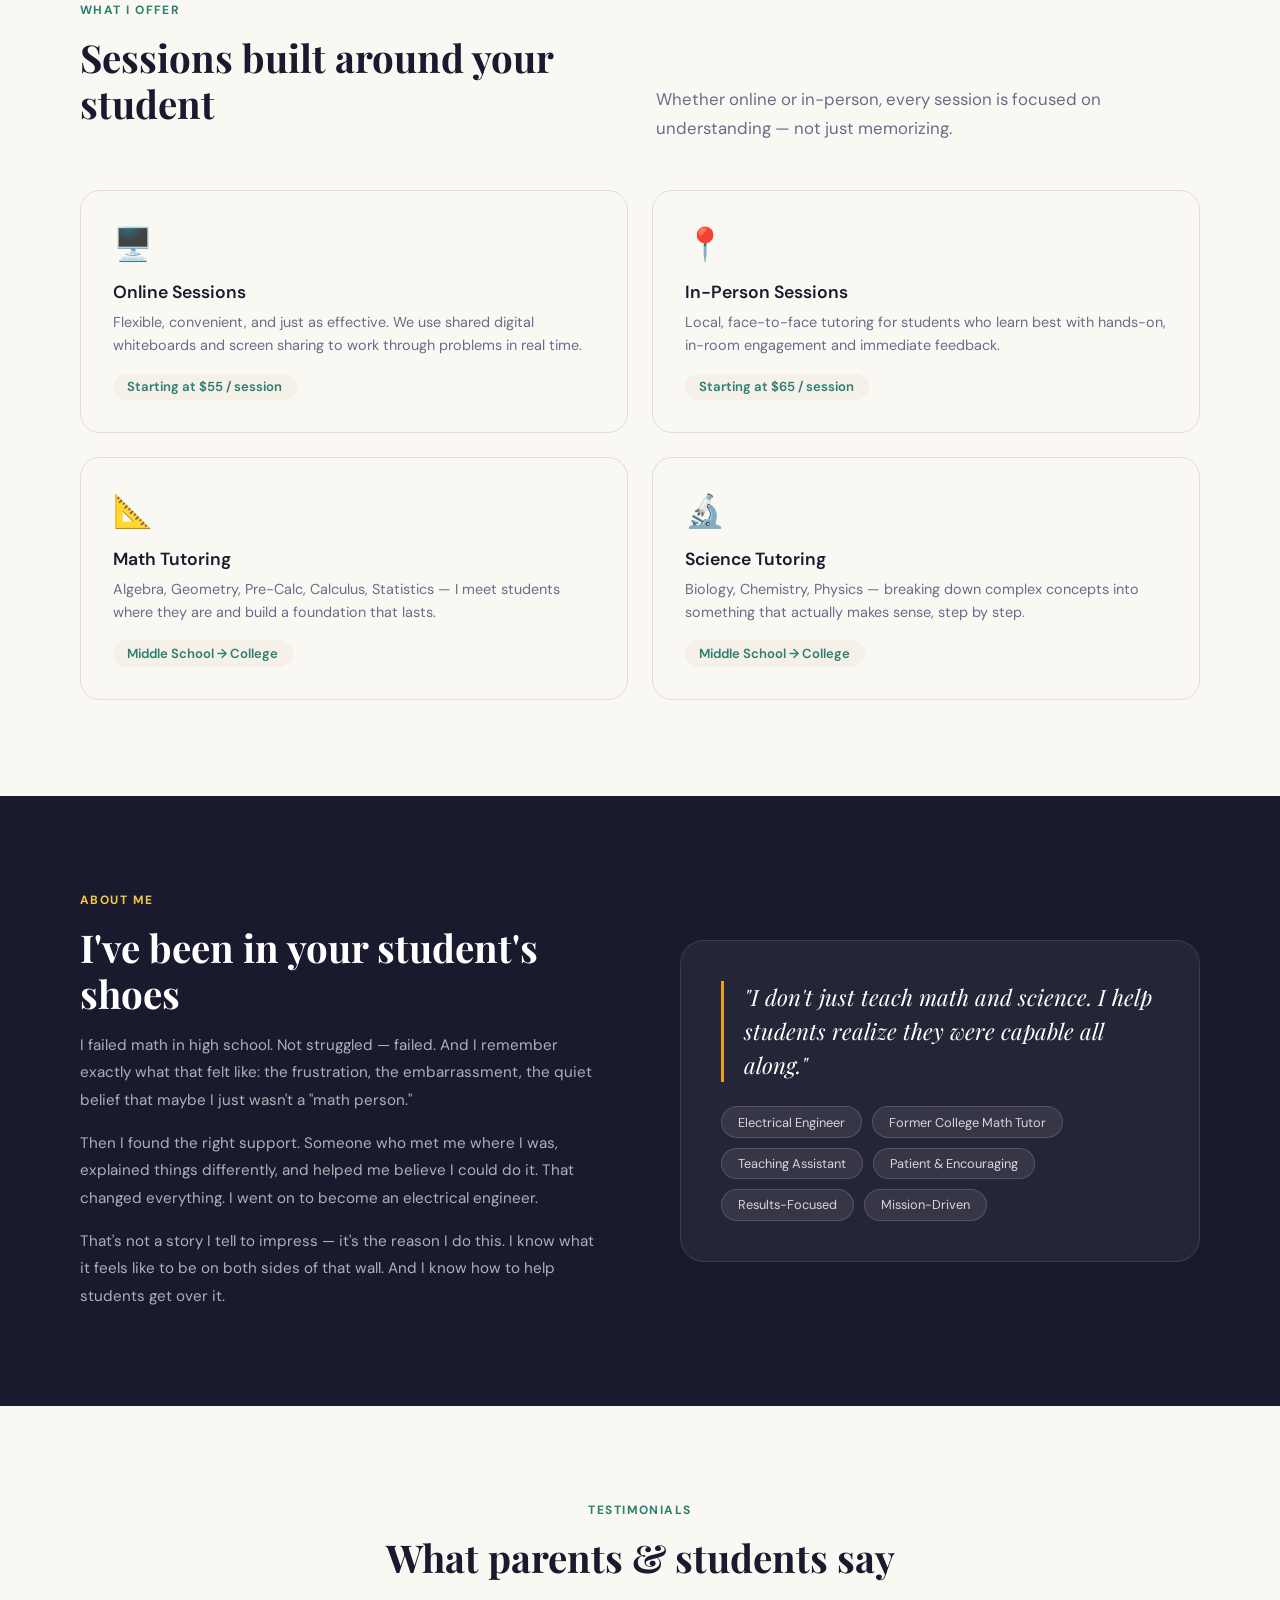
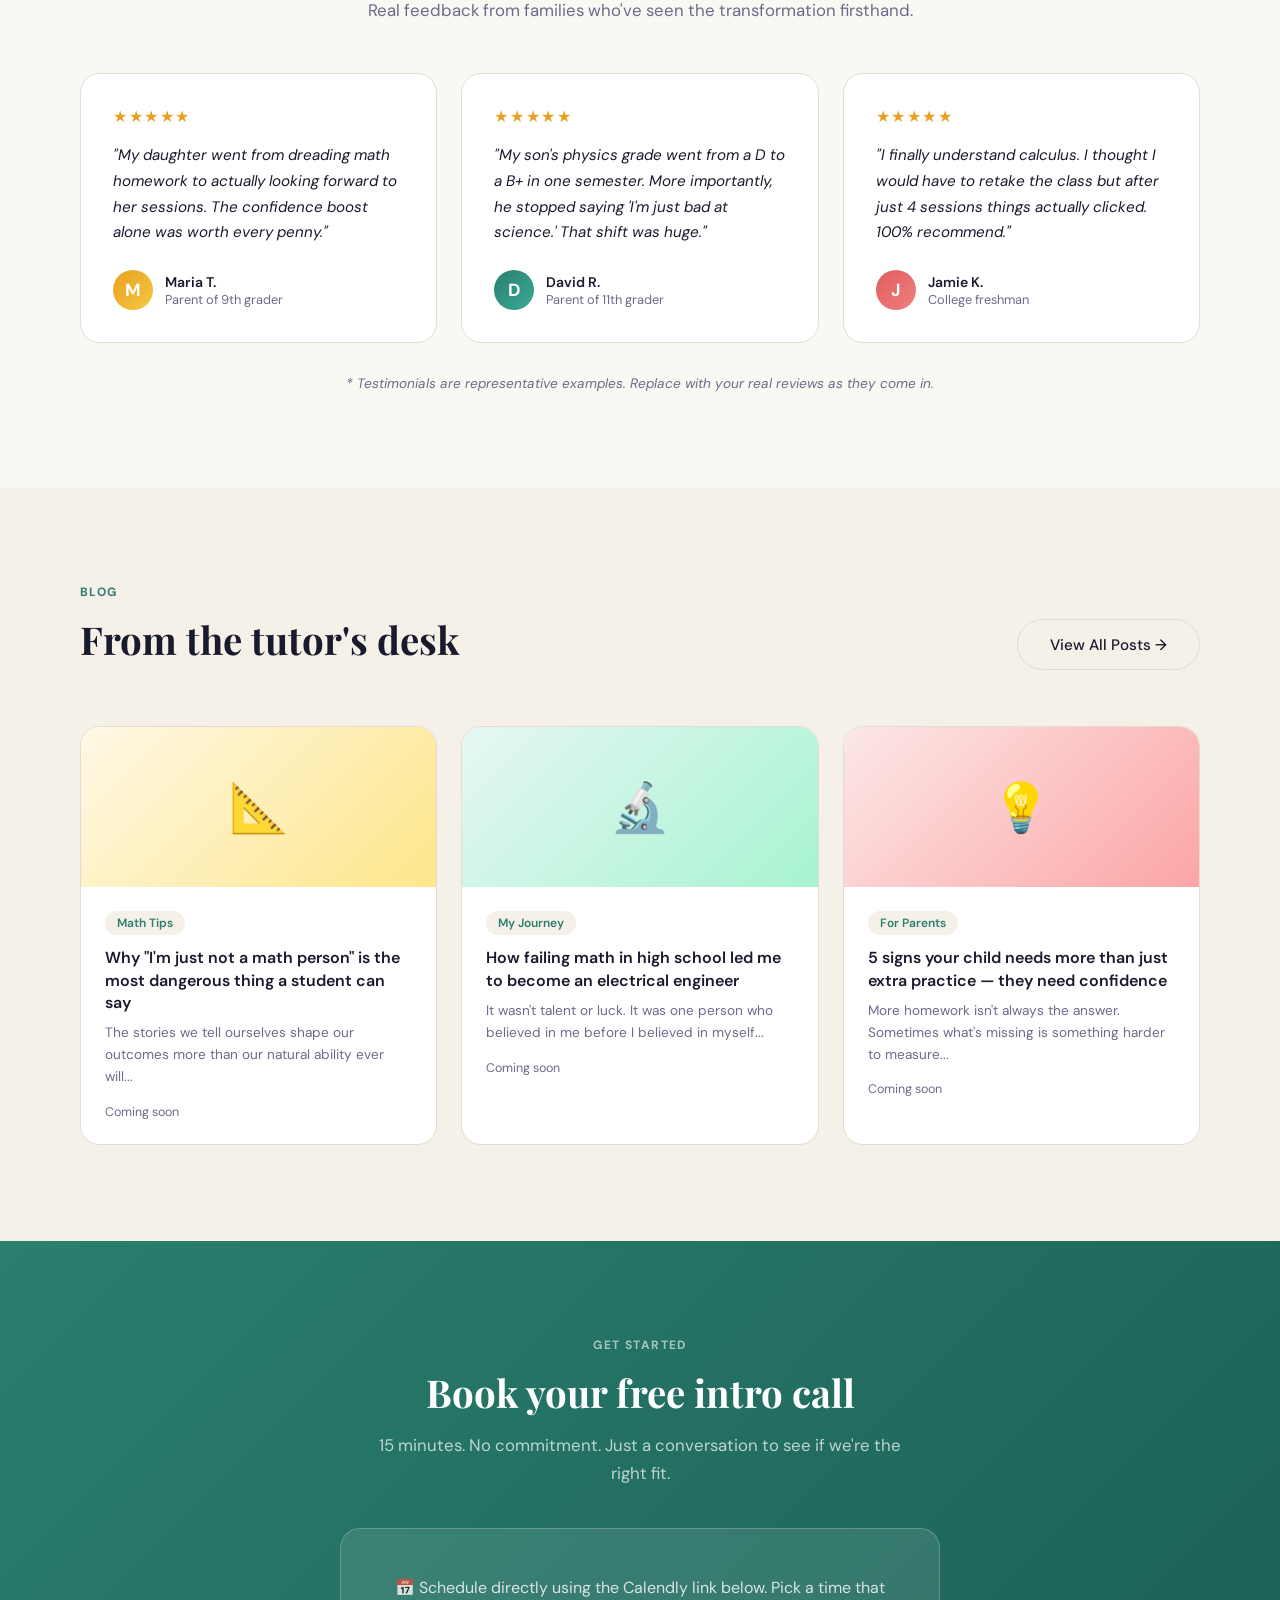
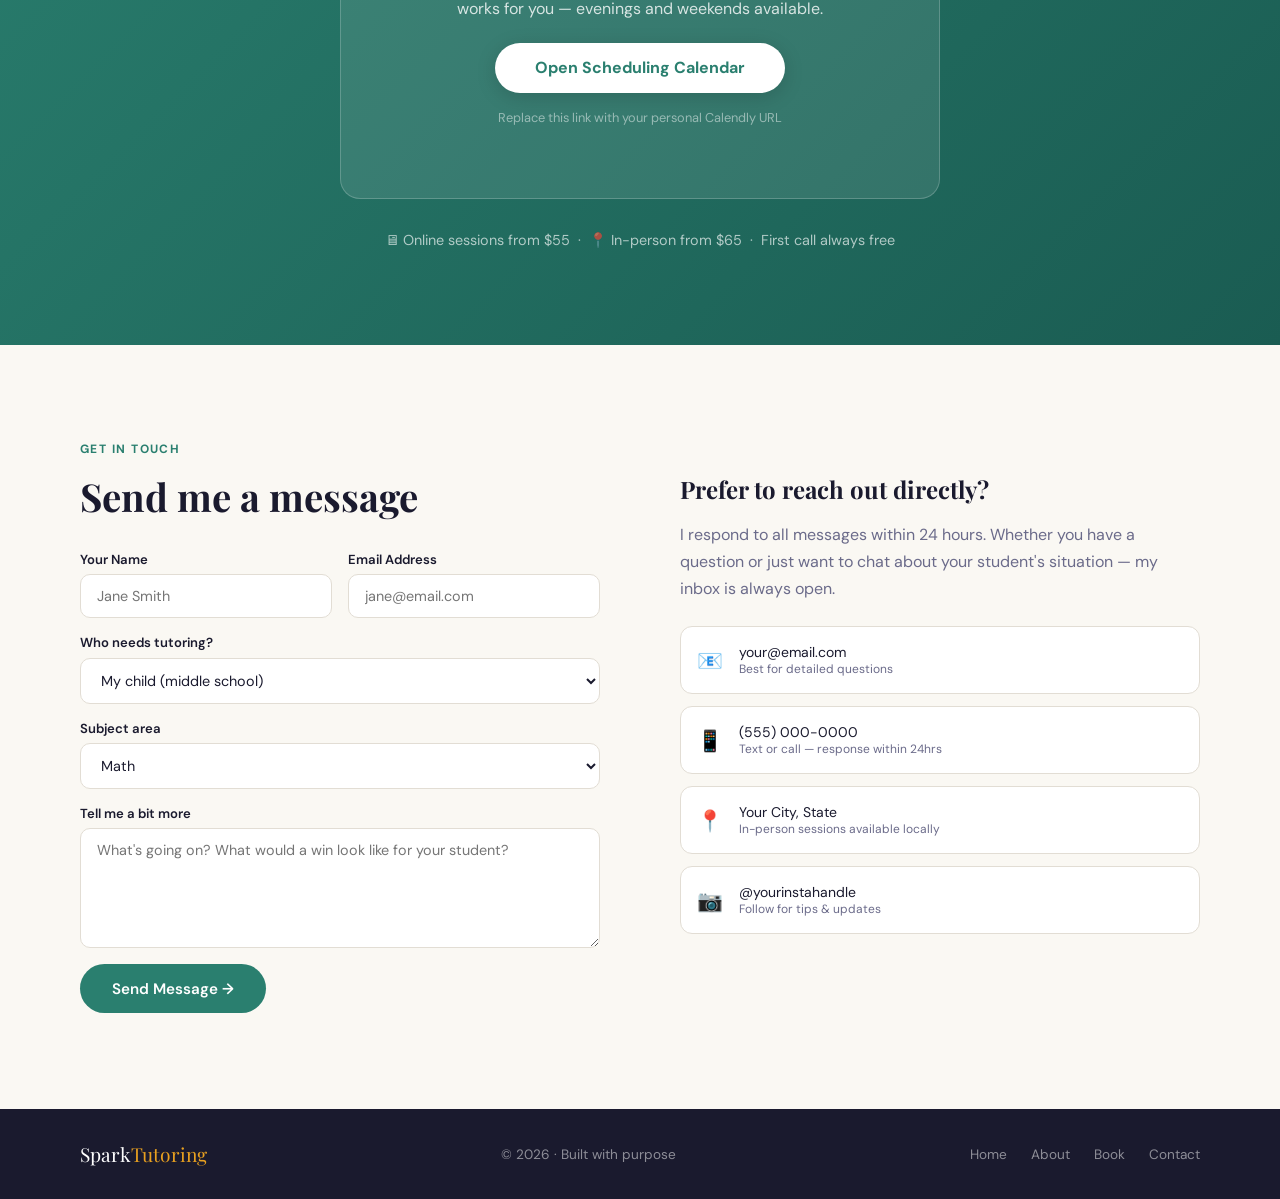
<file: tutoring-website.html>
<!DOCTYPE html>
<html lang="en">
<head>
<meta charset="UTF-8"/>
<meta name="viewport" content="width=device-width, initial-scale=1.0"/>
<title>Spark Tutoring | Math & Science That Clicks</title>
<link href="https://fonts.googleapis.com/css2?family=Playfair+Display:ital,wght@0,400;0,700;1,400&family=DM+Sans:wght@300;400;500;600&display=swap" rel="stylesheet"/>
<style>
  :root {
    --ink: #1a1a2e;
    --cream: #faf8f3;
    --warm: #f5f0e8;
    --gold: #e8a020;
    --gold-light: #f5c842;
    --teal: #2a7f6f;
    --teal-light: #3aaa96;
    --rose: #e05c5c;
    --mid: #6b6b8a;
    --border: #e2ddd4;
  }

  * { margin: 0; padding: 0; box-sizing: border-box; }

  html { scroll-behavior: smooth; }

  body {
    font-family: 'DM Sans', sans-serif;
    background: var(--cream);
    color: var(--ink);
    overflow-x: hidden;
  }

  /* NAV */
  nav {
    position: fixed; top: 0; width: 100%; z-index: 100;
    background: rgba(250,248,243,0.92);
    backdrop-filter: blur(12px);
    border-bottom: 1px solid var(--border);
    padding: 0 2rem;
    display: flex; align-items: center; justify-content: space-between;
    height: 64px;
  }
  .nav-logo {
    font-family: 'Playfair Display', serif;
    font-size: 1.4rem; font-weight: 700;
    color: var(--ink);
    text-decoration: none;
  }
  .nav-logo span { color: var(--gold); }
  .nav-links { display: flex; gap: 2rem; list-style: none; }
  .nav-links a {
    font-size: 0.9rem; font-weight: 500; letter-spacing: 0.02em;
    color: var(--mid); text-decoration: none;
    transition: color 0.2s;
  }
  .nav-links a:hover { color: var(--ink); }
  .nav-cta {
    background: var(--teal); color: #fff;
    padding: 0.5rem 1.25rem; border-radius: 100px;
    font-size: 0.85rem; font-weight: 600;
    text-decoration: none; transition: background 0.2s, transform 0.2s;
  }
  .nav-cta:hover { background: var(--teal-light); transform: translateY(-1px); }

  /* HERO */
  .hero {
    min-height: 100vh;
    display: grid; grid-template-columns: 1fr 1fr;
    align-items: center;
    padding: 8rem 5rem 4rem;
    gap: 4rem;
    background: var(--cream);
    position: relative;
    overflow: hidden;
  }
  .hero::before {
    content: '';
    position: absolute; top: -100px; right: -100px;
    width: 600px; height: 600px;
    background: radial-gradient(circle, rgba(232,160,32,0.12) 0%, transparent 70%);
    border-radius: 50%;
  }
  .hero::after {
    content: '';
    position: absolute; bottom: -80px; left: 30%;
    width: 400px; height: 400px;
    background: radial-gradient(circle, rgba(42,127,111,0.1) 0%, transparent 70%);
    border-radius: 50%;
  }
  .hero-badge {
    display: inline-flex; align-items: center; gap: 0.5rem;
    background: rgba(232,160,32,0.12); border: 1px solid rgba(232,160,32,0.3);
    color: #b8780e; border-radius: 100px;
    padding: 0.35rem 1rem; font-size: 0.8rem; font-weight: 600;
    letter-spacing: 0.05em; text-transform: uppercase;
    margin-bottom: 1.5rem;
    animation: fadeUp 0.6s ease both;
  }
  .hero h1 {
    font-family: 'Playfair Display', serif;
    font-size: clamp(2.8rem, 4vw, 4.2rem);
    line-height: 1.1; font-weight: 700;
    margin-bottom: 1.5rem;
    animation: fadeUp 0.6s 0.1s ease both;
  }
  .hero h1 em {
    font-style: italic; color: var(--teal);
  }
  .hero p {
    font-size: 1.1rem; line-height: 1.75;
    color: var(--mid); max-width: 480px;
    margin-bottom: 2.5rem;
    animation: fadeUp 0.6s 0.2s ease both;
  }
  .hero-actions {
    display: flex; gap: 1rem; flex-wrap: wrap;
    animation: fadeUp 0.6s 0.3s ease both;
  }
  .btn-primary {
    background: var(--teal); color: #fff;
    padding: 0.9rem 2rem; border-radius: 100px;
    font-weight: 600; font-size: 0.95rem;
    text-decoration: none; transition: all 0.2s;
    box-shadow: 0 4px 20px rgba(42,127,111,0.3);
  }
  .btn-primary:hover { background: var(--teal-light); transform: translateY(-2px); box-shadow: 0 8px 28px rgba(42,127,111,0.35); }
  .btn-secondary {
    background: transparent; color: var(--ink);
    padding: 0.9rem 2rem; border-radius: 100px;
    border: 1.5px solid var(--border);
    font-weight: 500; font-size: 0.95rem;
    text-decoration: none; transition: all 0.2s;
  }
  .btn-secondary:hover { border-color: var(--ink); background: var(--warm); }

  .hero-visual {
    position: relative; display: flex; justify-content: center; align-items: center;
    animation: fadeUp 0.6s 0.2s ease both;
  }
  .hero-card {
    background: #fff; border-radius: 24px;
    padding: 2.5rem; width: 100%; max-width: 380px;
    box-shadow: 0 20px 60px rgba(26,26,46,0.1);
    border: 1px solid var(--border);
    position: relative;
  }
  .hero-card-avatar {
    width: 72px; height: 72px; border-radius: 50%;
    background: linear-gradient(135deg, var(--teal), var(--gold));
    display: flex; align-items: center; justify-content: center;
    font-size: 1.8rem; margin-bottom: 1.2rem;
  }
  .hero-card h3 {
    font-family: 'Playfair Display', serif;
    font-size: 1.3rem; margin-bottom: 0.3rem;
  }
  .hero-card .role { color: var(--mid); font-size: 0.875rem; margin-bottom: 1.2rem; }
  .stat-row { display: flex; gap: 1.5rem; margin-top: 1.5rem; padding-top: 1.5rem; border-top: 1px solid var(--border); }
  .stat { text-align: center; }
  .stat-num { font-family: 'Playfair Display', serif; font-size: 1.6rem; font-weight: 700; color: var(--teal); }
  .stat-label { font-size: 0.75rem; color: var(--mid); margin-top: 0.2rem; }
  .floating-tag {
    position: absolute;
    background: #fff; border-radius: 12px;
    padding: 0.6rem 1rem; font-size: 0.8rem; font-weight: 600;
    box-shadow: 0 8px 24px rgba(26,26,46,0.12);
    border: 1px solid var(--border);
    display: flex; align-items: center; gap: 0.5rem;
  }
  .tag-1 { top: -20px; right: -20px; color: var(--teal); }
  .tag-2 { bottom: 30px; left: -30px; color: var(--gold); }

  /* SECTIONS */
  section { padding: 6rem 5rem; }
  .section-label {
    font-size: 0.75rem; font-weight: 700; letter-spacing: 0.12em;
    text-transform: uppercase; color: var(--teal);
    margin-bottom: 1rem;
  }
  .section-title {
    font-family: 'Playfair Display', serif;
    font-size: clamp(2rem, 3vw, 2.8rem);
    line-height: 1.2; margin-bottom: 1rem;
  }
  .section-sub {
    color: var(--mid); font-size: 1.05rem; line-height: 1.7;
    max-width: 560px;
  }

  /* HOW IT WORKS */
  .how { background: var(--warm); }
  .steps-grid {
    display: grid; grid-template-columns: repeat(3, 1fr);
    gap: 2rem; margin-top: 4rem;
  }
  .step {
    background: #fff; border-radius: 20px;
    padding: 2rem; border: 1px solid var(--border);
    position: relative; transition: transform 0.2s, box-shadow 0.2s;
  }
  .step:hover { transform: translateY(-4px); box-shadow: 0 16px 40px rgba(26,26,46,0.08); }
  .step-num {
    font-family: 'Playfair Display', serif;
    font-size: 3rem; font-weight: 700;
    color: rgba(232,160,32,0.2); line-height: 1;
    margin-bottom: 1rem;
  }
  .step h3 { font-size: 1.1rem; font-weight: 600; margin-bottom: 0.75rem; }
  .step p { color: var(--mid); font-size: 0.9rem; line-height: 1.6; }

  /* SERVICES */
  .services-grid {
    display: grid; grid-template-columns: repeat(2, 1fr);
    gap: 1.5rem; margin-top: 3rem;
  }
  .service-card {
    border: 1.5px solid var(--border); border-radius: 20px;
    padding: 2rem; transition: all 0.2s;
    position: relative; overflow: hidden;
  }
  .service-card::before {
    content: ''; position: absolute; top: 0; left: 0;
    width: 4px; height: 100%;
    background: var(--teal);
    transform: scaleY(0); transition: transform 0.2s;
    transform-origin: bottom;
  }
  .service-card:hover::before { transform: scaleY(1); }
  .service-card:hover { border-color: var(--teal); box-shadow: 0 8px 24px rgba(42,127,111,0.1); }
  .service-icon { font-size: 2rem; margin-bottom: 1rem; }
  .service-card h3 { font-size: 1.1rem; font-weight: 600; margin-bottom: 0.5rem; }
  .service-card p { color: var(--mid); font-size: 0.9rem; line-height: 1.6; }
  .service-price {
    display: inline-block; margin-top: 1rem;
    background: var(--warm); border-radius: 100px;
    padding: 0.3rem 0.9rem; font-size: 0.82rem; font-weight: 600; color: var(--teal);
  }

  /* ABOUT */
  .about { background: var(--ink); color: #fff; }
  .about-grid { display: grid; grid-template-columns: 1fr 1fr; gap: 5rem; align-items: center; }
  .about .section-label { color: var(--gold-light); }
  .about .section-title { color: #fff; }
  .about .section-sub { color: rgba(255,255,255,0.65); max-width: 100%; }
  .about p { color: rgba(255,255,255,0.65); line-height: 1.8; margin-top: 1rem; font-size: 0.95rem; }
  .about-visual {
    background: rgba(255,255,255,0.05);
    border: 1px solid rgba(255,255,255,0.1);
    border-radius: 24px; padding: 2.5rem;
  }
  .about-quote {
    font-family: 'Playfair Display', serif;
    font-size: 1.4rem; font-style: italic;
    color: #fff; line-height: 1.5;
    margin-bottom: 1.5rem;
    border-left: 3px solid var(--gold);
    padding-left: 1.25rem;
  }
  .about-tags { display: flex; flex-wrap: wrap; gap: 0.6rem; margin-top: 1.5rem; }
  .about-tag {
    background: rgba(255,255,255,0.08);
    border: 1px solid rgba(255,255,255,0.15);
    color: rgba(255,255,255,0.8);
    padding: 0.4rem 1rem; border-radius: 100px;
    font-size: 0.8rem;
  }

  /* TESTIMONIALS */
  .testimonials { background: var(--cream); }
  .testi-grid { display: grid; grid-template-columns: repeat(3, 1fr); gap: 1.5rem; margin-top: 3rem; }
  .testi-card {
    background: #fff; border-radius: 20px; padding: 2rem;
    border: 1px solid var(--border);
    transition: transform 0.2s, box-shadow 0.2s;
  }
  .testi-card:hover { transform: translateY(-4px); box-shadow: 0 16px 40px rgba(26,26,46,0.08); }
  .stars { color: var(--gold); font-size: 1rem; margin-bottom: 1rem; letter-spacing: 0.1em; }
  .testi-text {
    font-size: 0.95rem; line-height: 1.7; color: var(--ink);
    font-style: italic; margin-bottom: 1.5rem;
  }
  .testi-author { display: flex; align-items: center; gap: 0.75rem; }
  .testi-avatar {
    width: 40px; height: 40px; border-radius: 50%;
    display: flex; align-items: center; justify-content: center;
    font-size: 1.1rem; font-weight: 700; color: #fff;
    flex-shrink: 0;
  }
  .testi-name { font-weight: 600; font-size: 0.875rem; }
  .testi-role { color: var(--mid); font-size: 0.8rem; }

  /* BLOG */
  .blog { background: var(--warm); }
  .blog-grid { display: grid; grid-template-columns: repeat(3, 1fr); gap: 1.5rem; margin-top: 3rem; }
  .blog-card {
    background: #fff; border-radius: 20px; overflow: hidden;
    border: 1px solid var(--border); cursor: pointer;
    transition: transform 0.2s, box-shadow 0.2s;
  }
  .blog-card:hover { transform: translateY(-4px); box-shadow: 0 16px 40px rgba(26,26,46,0.1); }
  .blog-thumb {
    height: 160px; display: flex; align-items: center; justify-content: center;
    font-size: 3rem;
  }
  .blog-body { padding: 1.5rem; }
  .blog-tag {
    display: inline-block; background: var(--warm);
    color: var(--teal); font-size: 0.75rem; font-weight: 600;
    padding: 0.25rem 0.75rem; border-radius: 100px;
    margin-bottom: 0.75rem;
  }
  .blog-card h3 { font-size: 1rem; font-weight: 600; line-height: 1.4; margin-bottom: 0.5rem; }
  .blog-card p { font-size: 0.85rem; color: var(--mid); line-height: 1.6; }
  .blog-date { font-size: 0.78rem; color: var(--mid); margin-top: 1rem; }

  /* BOOKING */
  .booking {
    background: linear-gradient(135deg, var(--teal) 0%, #1a5c52 100%);
    color: #fff; text-align: center;
  }
  .booking .section-label { color: rgba(255,255,255,0.6); }
  .booking .section-title { color: #fff; margin: 0 auto 1rem; max-width: 600px; }
  .booking .section-sub { color: rgba(255,255,255,0.7); margin: 0 auto 2.5rem; }
  .calendly-placeholder {
    background: rgba(255,255,255,0.1); border: 1px solid rgba(255,255,255,0.2);
    border-radius: 20px; padding: 3rem 2rem; max-width: 600px; margin: 0 auto 2rem;
  }
  .calendly-placeholder p { color: rgba(255,255,255,0.8); margin-bottom: 1.5rem; font-size: 1rem; }
  .btn-white {
    background: #fff; color: var(--teal);
    padding: 0.9rem 2.5rem; border-radius: 100px;
    font-weight: 700; font-size: 1rem;
    text-decoration: none; display: inline-block;
    transition: all 0.2s;
    box-shadow: 0 4px 20px rgba(0,0,0,0.15);
  }
  .btn-white:hover { transform: translateY(-2px); box-shadow: 0 8px 28px rgba(0,0,0,0.2); }
  .pricing-note { color: rgba(255,255,255,0.65); font-size: 0.9rem; margin-top: 1rem; }

  /* CONTACT */
  .contact { background: var(--cream); }
  .contact-grid { display: grid; grid-template-columns: 1fr 1fr; gap: 5rem; }
  .contact-form { display: flex; flex-direction: column; gap: 1rem; margin-top: 2rem; }
  .form-row { display: grid; grid-template-columns: 1fr 1fr; gap: 1rem; }
  .form-group { display: flex; flex-direction: column; gap: 0.4rem; }
  .form-group label { font-size: 0.82rem; font-weight: 600; color: var(--ink); }
  .form-group input,
  .form-group select,
  .form-group textarea {
    background: #fff; border: 1.5px solid var(--border);
    border-radius: 10px; padding: 0.75rem 1rem;
    font-family: 'DM Sans', sans-serif; font-size: 0.9rem;
    color: var(--ink); transition: border-color 0.2s;
    outline: none;
  }
  .form-group input:focus,
  .form-group select:focus,
  .form-group textarea:focus { border-color: var(--teal); }
  .form-group textarea { resize: vertical; min-height: 120px; }
  .form-submit {
    background: var(--teal); color: #fff;
    border: none; padding: 0.9rem 2rem; border-radius: 100px;
    font-family: 'DM Sans', sans-serif; font-size: 0.95rem;
    font-weight: 600; cursor: pointer; transition: all 0.2s;
    align-self: flex-start;
  }
  .form-submit:hover { background: var(--teal-light); transform: translateY(-1px); }
  .contact-info { margin-top: 2rem; }
  .contact-info h3 { font-family: 'Playfair Display', serif; font-size: 1.5rem; margin-bottom: 1rem; }
  .contact-info p { color: var(--mid); line-height: 1.7; margin-bottom: 1.5rem; }
  .contact-item {
    display: flex; align-items: center; gap: 1rem;
    padding: 1rem; border: 1px solid var(--border);
    border-radius: 12px; margin-bottom: 0.75rem;
    background: #fff;
  }
  .contact-item-icon { font-size: 1.3rem; }
  .contact-item-text { font-size: 0.875rem; }
  .contact-item-label { color: var(--mid); font-size: 0.75rem; }

  /* FOOTER */
  footer {
    background: var(--ink); color: rgba(255,255,255,0.5);
    padding: 2rem 5rem; display: flex;
    justify-content: space-between; align-items: center;
    font-size: 0.85rem;
  }
  footer a { color: rgba(255,255,255,0.5); text-decoration: none; }
  .footer-logo {
    font-family: 'Playfair Display', serif;
    font-size: 1.2rem; color: #fff;
  }
  .footer-logo span { color: var(--gold); }

  /* ANIMATIONS */
  @keyframes fadeUp {
    from { opacity: 0; transform: translateY(20px); }
    to { opacity: 1; transform: translateY(0); }
  }

  /* MOBILE */
  @media (max-width: 900px) {
    nav { padding: 0 1.5rem; }
    .nav-links { display: none; }
    .hero { grid-template-columns: 1fr; padding: 6rem 1.5rem 3rem; text-align: center; }
    .hero p { margin: 0 auto 2rem; }
    .hero-actions { justify-content: center; }
    .hero-visual { display: none; }
    section { padding: 4rem 1.5rem; }
    .steps-grid, .services-grid, .testi-grid, .blog-grid { grid-template-columns: 1fr; }
    .about-grid, .contact-grid { grid-template-columns: 1fr; gap: 2rem; }
    footer { flex-direction: column; gap: 1rem; text-align: center; padding: 1.5rem; }
    .form-row { grid-template-columns: 1fr; }
  }
</style>
</head>
<body>

<!-- NAV -->
<nav>
  <a class="nav-logo" href="#home">Spark<span>Tutoring</span></a>
  <ul class="nav-links">
    <li><a href="#how">How It Works</a></li>
    <li><a href="#services">Services</a></li>
    <li><a href="#about">About</a></li>
    <li><a href="#testimonials">Reviews</a></li>
    <li><a href="#blog">Blog</a></li>
    <li><a href="#contact">Contact</a></li>
  </ul>
  <a class="nav-cta" href="#booking">Book Free Call</a>
</nav>

<!-- HERO -->
<section class="hero" id="home">
  <div class="hero-content">
    <div class="hero-badge">✦ Math & Science Tutoring</div>
    <h1>Every student has a <em>breakthrough</em> moment.</h1>
    <p>I'm on a mission to make sure no student gives up on math or science just because they haven't found the right support yet. Let's find yours.</p>
    <div class="hero-actions">
      <a href="#booking" class="btn-primary">Book a Free Intro Call</a>
      <a href="#about" class="btn-secondary">My Story →</a>
    </div>
  </div>
  <div class="hero-visual">
    <div class="hero-card">
      <div class="floating-tag tag-1">🎯 Confidence Builder</div>
      <div class="floating-tag tag-2">⭐ 5.0 Rated Tutor</div>
      <div class="hero-card-avatar">🎓</div>
      <h3>Your Tutor</h3>
      <div class="role">Electrical Engineer · Math & Science Tutor</div>
      <p style="font-size:0.875rem;color:var(--mid);line-height:1.6;">From failing math in high school to engineering — now I help students find their own turning point.</p>
      <div class="stat-row">
        <div class="stat"><div class="stat-num">50+</div><div class="stat-label">Students Helped</div></div>
        <div class="stat"><div class="stat-num">5★</div><div class="stat-label">Avg. Rating</div></div>
        <div class="stat"><div class="stat-num">100%</div><div class="stat-label">Passion</div></div>
      </div>
    </div>
  </div>
</section>

<!-- HOW IT WORKS -->
<section class="how" id="how">
  <div class="section-label">Simple Process</div>
  <div style="display:grid;grid-template-columns:1fr 1fr;gap:2rem;align-items:end;">
    <div>
      <h2 class="section-title">Getting started is easy</h2>
    </div>
    <p class="section-sub">No pressure, no commitment. Just a conversation to see if we're the right fit for your student.</p>
  </div>
  <div class="steps-grid">
    <div class="step">
      <div class="step-num">01</div>
      <h3>Free Intro Call</h3>
      <p>We chat for 15 minutes to understand where your student is, what they need, and what success looks like for them.</p>
    </div>
    <div class="step">
      <div class="step-num">02</div>
      <h3>Personalized Plan</h3>
      <p>I build a tailored approach based on your student's learning style, gaps, and goals — not a one-size-fits-all curriculum.</p>
    </div>
    <div class="step">
      <div class="step-num">03</div>
      <h3>Watch Them Grow</h3>
      <p>Session by session, we build skills AND confidence. Most students notice a shift in how they feel about math and science within weeks.</p>
    </div>
  </div>
</section>

<!-- SERVICES -->
<section id="services">
  <div class="section-label">What I Offer</div>
  <div style="display:grid;grid-template-columns:1fr 1fr;gap:2rem;align-items:end;margin-bottom:0;">
    <div>
      <h2 class="section-title">Sessions built around your student</h2>
    </div>
    <p class="section-sub">Whether online or in-person, every session is focused on understanding — not just memorizing.</p>
  </div>
  <div class="services-grid">
    <div class="service-card">
      <div class="service-icon">🖥️</div>
      <h3>Online Sessions</h3>
      <p>Flexible, convenient, and just as effective. We use shared digital whiteboards and screen sharing to work through problems in real time.</p>
      <div class="service-price">Starting at $55 / session</div>
    </div>
    <div class="service-card">
      <div class="service-icon">📍</div>
      <h3>In-Person Sessions</h3>
      <p>Local, face-to-face tutoring for students who learn best with hands-on, in-room engagement and immediate feedback.</p>
      <div class="service-price">Starting at $65 / session</div>
    </div>
    <div class="service-card">
      <div class="service-icon">📐</div>
      <h3>Math Tutoring</h3>
      <p>Algebra, Geometry, Pre-Calc, Calculus, Statistics — I meet students where they are and build a foundation that lasts.</p>
      <div class="service-price">Middle School → College</div>
    </div>
    <div class="service-card">
      <div class="service-icon">🔬</div>
      <h3>Science Tutoring</h3>
      <p>Biology, Chemistry, Physics — breaking down complex concepts into something that actually makes sense, step by step.</p>
      <div class="service-price">Middle School → College</div>
    </div>
  </div>
</section>

<!-- ABOUT -->
<section class="about" id="about">
  <div class="about-grid">
    <div>
      <div class="section-label">About Me</div>
      <h2 class="section-title">I've been in your student's shoes</h2>
      <p>I failed math in high school. Not struggled — failed. And I remember exactly what that felt like: the frustration, the embarrassment, the quiet belief that maybe I just wasn't a "math person."</p>
      <p>Then I found the right support. Someone who met me where I was, explained things differently, and helped me believe I could do it. That changed everything. I went on to become an electrical engineer.</p>
      <p>That's not a story I tell to impress — it's the reason I do this. I know what it feels like to be on both sides of that wall. And I know how to help students get over it.</p>
    </div>
    <div class="about-visual">
      <div class="about-quote">"I don't just teach math and science. I help students realize they were capable all along."</div>
      <div class="about-tags">
        <span class="about-tag">Electrical Engineer</span>
        <span class="about-tag">Former College Math Tutor</span>
        <span class="about-tag">Teaching Assistant</span>
        <span class="about-tag">Patient & Encouraging</span>
        <span class="about-tag">Results-Focused</span>
        <span class="about-tag">Mission-Driven</span>
      </div>
    </div>
  </div>
</section>

<!-- TESTIMONIALS -->
<section class="testimonials" id="testimonials">
  <div style="text-align:center;">
    <div class="section-label">Testimonials</div>
    <h2 class="section-title">What parents & students say</h2>
    <p class="section-sub" style="margin:0 auto;">Real feedback from families who've seen the transformation firsthand.</p>
  </div>
  <div class="testi-grid">
    <div class="testi-card">
      <div class="stars">★★★★★</div>
      <p class="testi-text">"My daughter went from dreading math homework to actually looking forward to her sessions. The confidence boost alone was worth every penny."</p>
      <div class="testi-author">
        <div class="testi-avatar" style="background:linear-gradient(135deg,#e8a020,#f5c842);">M</div>
        <div><div class="testi-name">Maria T.</div><div class="testi-role">Parent of 9th grader</div></div>
      </div>
    </div>
    <div class="testi-card">
      <div class="stars">★★★★★</div>
      <p class="testi-text">"My son's physics grade went from a D to a B+ in one semester. More importantly, he stopped saying 'I'm just bad at science.' That shift was huge."</p>
      <div class="testi-author">
        <div class="testi-avatar" style="background:linear-gradient(135deg,#2a7f6f,#3aaa96);">D</div>
        <div><div class="testi-name">David R.</div><div class="testi-role">Parent of 11th grader</div></div>
      </div>
    </div>
    <div class="testi-card">
      <div class="stars">★★★★★</div>
      <p class="testi-text">"I finally understand calculus. I thought I would have to retake the class but after just 4 sessions things actually clicked. 100% recommend."</p>
      <div class="testi-author">
        <div class="testi-avatar" style="background:linear-gradient(135deg,#e05c5c,#f08080);">J</div>
        <div><div class="testi-name">Jamie K.</div><div class="testi-role">College freshman</div></div>
      </div>
    </div>
  </div>
  <p style="text-align:center;margin-top:2rem;color:var(--mid);font-size:0.85rem;font-style:italic;">* Testimonials are representative examples. Replace with your real reviews as they come in.</p>
</section>

<!-- BLOG -->
<section class="blog" id="blog">
  <div style="display:flex;justify-content:space-between;align-items:flex-end;flex-wrap:wrap;gap:1rem;">
    <div>
      <div class="section-label">Blog</div>
      <h2 class="section-title">From the tutor's desk</h2>
    </div>
    <a href="#blog" class="btn-secondary" style="margin-bottom:0.5rem;">View All Posts →</a>
  </div>
  <div class="blog-grid">
    <div class="blog-card">
      <div class="blog-thumb" style="background:linear-gradient(135deg,#fff8e6,#fde68a);">📐</div>
      <div class="blog-body">
        <span class="blog-tag">Math Tips</span>
        <h3>Why "I'm just not a math person" is the most dangerous thing a student can say</h3>
        <p>The stories we tell ourselves shape our outcomes more than our natural ability ever will...</p>
        <div class="blog-date">Coming soon</div>
      </div>
    </div>
    <div class="blog-card">
      <div class="blog-thumb" style="background:linear-gradient(135deg,#e6f7f4,#a7f3d0);">🔬</div>
      <div class="blog-body">
        <span class="blog-tag">My Journey</span>
        <h3>How failing math in high school led me to become an electrical engineer</h3>
        <p>It wasn't talent or luck. It was one person who believed in me before I believed in myself...</p>
        <div class="blog-date">Coming soon</div>
      </div>
    </div>
    <div class="blog-card">
      <div class="blog-thumb" style="background:linear-gradient(135deg,#fce7e7,#fca5a5);">💡</div>
      <div class="blog-body">
        <span class="blog-tag">For Parents</span>
        <h3>5 signs your child needs more than just extra practice — they need confidence</h3>
        <p>More homework isn't always the answer. Sometimes what's missing is something harder to measure...</p>
        <div class="blog-date">Coming soon</div>
      </div>
    </div>
  </div>
</section>

<!-- BOOKING -->
<section class="booking" id="booking">
  <div class="section-label">Get Started</div>
  <h2 class="section-title">Book your free intro call</h2>
  <p class="section-sub">15 minutes. No commitment. Just a conversation to see if we're the right fit.</p>
  <div class="calendly-placeholder">
    <p>📅 Schedule directly using the Calendly link below. Pick a time that works for you — evenings and weekends available.</p>
    <a href="https://calendly.com" target="_blank" class="btn-white">Open Scheduling Calendar</a>
    <p style="margin-top:1rem;font-size:0.8rem;opacity:0.6;">Replace this link with your personal Calendly URL</p>
  </div>
  <p class="pricing-note">🖥 Online sessions from $55 &nbsp;·&nbsp; 📍 In-person from $65 &nbsp;·&nbsp; First call always free</p>
</section>

<!-- CONTACT -->
<section class="contact" id="contact">
  <div class="contact-grid">
    <div>
      <div class="section-label">Get In Touch</div>
      <h2 class="section-title">Send me a message</h2>
      <div class="contact-form">
        <div class="form-row">
          <div class="form-group">
            <label>Your Name</label>
            <input type="text" placeholder="Jane Smith"/>
          </div>
          <div class="form-group">
            <label>Email Address</label>
            <input type="email" placeholder="jane@email.com"/>
          </div>
        </div>
        <div class="form-group">
          <label>Who needs tutoring?</label>
          <select>
            <option>My child (middle school)</option>
            <option>My child (high school)</option>
            <option>Myself (college)</option>
            <option>Other</option>
          </select>
        </div>
        <div class="form-group">
          <label>Subject area</label>
          <select>
            <option>Math</option>
            <option>Science</option>
            <option>Both Math & Science</option>
            <option>Not sure yet</option>
          </select>
        </div>
        <div class="form-group">
          <label>Tell me a bit more</label>
          <textarea placeholder="What's going on? What would a win look like for your student?"></textarea>
        </div>
        <button class="form-submit">Send Message →</button>
      </div>
    </div>
    <div>
      <div class="contact-info">
        <h3>Prefer to reach out directly?</h3>
        <p>I respond to all messages within 24 hours. Whether you have a question or just want to chat about your student's situation — my inbox is always open.</p>
        <div class="contact-item">
          <div class="contact-item-icon">📧</div>
          <div>
            <div class="contact-item-text">your@email.com</div>
            <div class="contact-item-label">Best for detailed questions</div>
          </div>
        </div>
        <div class="contact-item">
          <div class="contact-item-icon">📱</div>
          <div>
            <div class="contact-item-text">(555) 000-0000</div>
            <div class="contact-item-label">Text or call — response within 24hrs</div>
          </div>
        </div>
        <div class="contact-item">
          <div class="contact-item-icon">📍</div>
          <div>
            <div class="contact-item-text">Your City, State</div>
            <div class="contact-item-label">In-person sessions available locally</div>
          </div>
        </div>
        <div class="contact-item">
          <div class="contact-item-icon">📷</div>
          <div>
            <div class="contact-item-text">@yourinstahandle</div>
            <div class="contact-item-label">Follow for tips & updates</div>
          </div>
        </div>
      </div>
    </div>
  </div>
</section>

<!-- FOOTER -->
<footer>
  <span class="footer-logo">Spark<span>Tutoring</span></span>
  <span>© 2026 · Built with purpose</span>
  <div style="display:flex;gap:1.5rem;">
    <a href="#home">Home</a>
    <a href="#about">About</a>
    <a href="#booking">Book</a>
    <a href="#contact">Contact</a>
  </div>
</footer>

<script>
  // Smooth scroll active nav highlighting
  const sections = document.querySelectorAll('section[id]');
  const navLinks = document.querySelectorAll('.nav-links a');
  window.addEventListener('scroll', () => {
    let current = '';
    sections.forEach(s => {
      if (window.scrollY >= s.offsetTop - 100) current = s.id;
    });
    navLinks.forEach(a => {
      a.style.color = a.getAttribute('href') === '#' + current ? 'var(--ink)' : '';
    });
  });

  // Form submit placeholder
  document.querySelector('.form-submit').addEventListener('click', () => {
    alert('Thanks for reaching out! I\'ll get back to you within 24 hours. 🎓');
  });
</script>
</body>
</html>
</file>
<file: style.css>
:root {
    --ink: #1a1a2e;
    --cream: #faf8f3;
    --warm: #f5f0e8;
    --gold: #e8a020;
    --gold-light: #f5c842;
    --teal: #2a7f6f;
    --teal-light: #3aaa96;
    --rose: #e05c5c;
    --mid: #6b6b8a;
    --border: #e2ddd4;
  }

  * { margin: 0; padding: 0; box-sizing: border-box; }

  html { scroll-behavior: smooth; }

  body {
    font-family: 'DM Sans', sans-serif;
    background: var(--cream);
    color: var(--ink);
    overflow-x: hidden;
  }

  /* NAV */
  nav {
    position: fixed; top: 0; width: 100%; z-index: 100;
    background: rgba(250,248,243,0.92);
    backdrop-filter: blur(12px);
    border-bottom: 1px solid var(--border);
    padding: 0 2rem;
    display: flex; align-items: center; justify-content: space-between;
    height: 64px;
  }
  .nav-logo {
    font-family: 'Playfair Display', serif;
    font-size: 1.4rem; font-weight: 700;
    color: var(--ink);
    text-decoration: none;
  }
  .nav-logo span { color: var(--gold); }
  .nav-links { display: flex; gap: 2rem; list-style: none; }
  .nav-links a {
    font-size: 0.9rem; font-weight: 500; letter-spacing: 0.02em;
    color: var(--mid); text-decoration: none;
    transition: color 0.2s;
  }
  .nav-links a:hover { color: var(--ink); }
  .nav-cta {
    background: var(--teal); color: #fff;
    padding: 0.5rem 1.25rem; border-radius: 100px;
    font-size: 0.85rem; font-weight: 600;
    text-decoration: none; transition: background 0.2s, transform 0.2s;
    align-items: center;
  }
  .nav-cta:hover { background: var(--teal-light); transform: translateY(-1px); }

  /* HERO */
  .hero {
    min-height: 100vh;
    display: grid; grid-template-columns: 1fr 1fr;
    align-items: center;
    padding: 8rem 5rem 4rem;
    gap: 4rem;
    background: var(--cream);
    position: relative;
    overflow: hidden;
  }
  .hero::before {
    content: '';
    position: absolute; top: -100px; right: -100px;
    width: 600px; height: 600px;
    background: radial-gradient(circle, rgba(232,160,32,0.12) 0%, transparent 70%);
    border-radius: 50%;
  }
  .hero::after {
    content: '';
    position: absolute; bottom: -80px; left: 30%;
    width: 400px; height: 400px;
    background: radial-gradient(circle, rgba(42,127,111,0.1) 0%, transparent 70%);
    border-radius: 50%;
  }
  .hero-badge {
    display: inline-flex; align-items: center; gap: 0.5rem;
    background: rgba(232,160,32,0.12); border: 1px solid rgba(232,160,32,0.3);
    color: #b8780e; border-radius: 100px;
    padding: 0.35rem 1rem; font-size: 0.8rem; font-weight: 600;
    letter-spacing: 0.05em; text-transform: uppercase;
    margin-bottom: 1.5rem;
    animation: fadeUp 0.6s ease both;
  }
  .hero h1 {
    font-family: 'Playfair Display', serif;
    font-size: clamp(1.9rem, 3vw, 2.8rem);
    line-height: 1.1; font-weight: 700;
    margin-bottom: 1.5rem;
    animation: fadeUp 0.6s 0.1s ease both;
  }
  .hero h1 em {
    font-style: italic; color: var(--teal);
  }
  .hero p {
    font-size: 1.1rem; line-height: 1.75;
    color: var(--mid); max-width: 480px;
    margin-bottom: 2.5rem;
    animation: fadeUp 0.6s 0.2s ease both;
  }
  .hero-actions {
    display: flex; gap: 1rem; flex-wrap: wrap;
    animation: fadeUp 0.6s 0.3s ease both;
  }
  .btn-primary {
    background: var(--teal); color: #fff;
    padding: 0.9rem 2rem; border-radius: 100px;
    font-weight: 600; font-size: 0.95rem;
    text-decoration: none; transition: all 0.2s;
    box-shadow: 0 4px 20px rgba(42,127,111,0.3);
  }
  .btn-primary:hover { background: var(--teal-light); transform: translateY(-2px); box-shadow: 0 8px 28px rgba(42,127,111,0.35); }
  .btn-secondary {
    background: transparent; color: var(--ink);
    padding: 0.9rem 2rem; border-radius: 100px;
    border: 1.5px solid var(--border);
    font-weight: 500; font-size: 0.95rem;
    text-decoration: none; transition: all 0.2s;
  }
  .btn-secondary:hover { border-color: var(--ink); background: var(--warm); }

  .hero-visual {
    position: relative; display: flex; justify-content: center; align-items: center;
    animation: fadeUp 0.6s 0.2s ease both;
  }
  .hero-card {
    background: #fff; border-radius: 24px;
    padding: 2.5rem; width: 100%; max-width: 380px;
    box-shadow: 0 20px 60px rgba(26,26,46,0.1);
    border: 1px solid var(--border);
    position: relative;
  }
  .hero-card-avatar {
    width: 72px; height: 72px; border-radius: 50%;
    background: linear-gradient(135deg, var(--teal), var(--gold));
    display: flex; align-items: center; justify-content: center;
    font-size: 1.8rem; margin-bottom: 1.2rem;
  }
  .hero-card h3 {
    font-family: 'Playfair Display', serif;
    font-size: 1.3rem; margin-bottom: 0.3rem;
  }
  .hero-card .role { color: var(--mid); font-size: 0.875rem; margin-bottom: 1.2rem; }
  .stat-row { display: flex; gap: 1.5rem; margin-top: 1.5rem; padding-top: 1.5rem; border-top: 1px solid var(--border); }
  .stat { text-align: center; }
  .stat-num { font-family: 'Playfair Display', serif; font-size: 1.6rem; font-weight: 700; color: var(--teal); }
  .stat-label { font-size: 0.75rem; color: var(--mid); margin-top: 0.2rem; }
  .floating-tag {
    position: absolute;
    background: #fff; border-radius: 12px;
    padding: 0.6rem 1rem; font-size: 0.8rem; font-weight: 600;
    box-shadow: 0 8px 24px rgba(26,26,46,0.12);
    border: 1px solid var(--border);
    display: flex; align-items: center; gap: 0.5rem;
  }
  .tag-1 { top: -20px; right: -20px; color: var(--teal); }
  .tag-2 { bottom: 30px; left: -30px; color: var(--gold); }

  /* SECTIONS */
  section { padding: 6rem 5rem; }
  .section-label {
    font-size: 0.75rem; font-weight: 700; letter-spacing: 0.12em;
    text-transform: uppercase; color: var(--teal);
    margin-bottom: 1rem;
  }
  .section-title {
    font-family: 'Playfair Display', serif;
    font-size: clamp(2rem, 3vw, 2.8rem);
    line-height: 1.2; margin-bottom: 1rem;
  }
  .section-sub {
    color: var(--mid); font-size: 1.05rem; line-height: 1.7;
    max-width: 560px;
  }

  /* HOW IT WORKS */
  .how { background: var(--warm); }
  .steps-grid {
    display: grid; grid-template-columns: repeat(3, 1fr);
    gap: 2rem; margin-top: 4rem;
  }
  .step {
    background: #fff; border-radius: 20px;
    padding: 2rem; border: 1px solid var(--border);
    position: relative; transition: transform 0.2s, box-shadow 0.2s;
  }
  .step:hover { transform: translateY(-4px); box-shadow: 0 16px 40px rgba(26,26,46,0.08); }
  .step-num {
    font-family: 'Playfair Display', serif;
    font-size: 3rem; font-weight: 700;
    color: rgba(232,160,32,0.2); line-height: 1;
    margin-bottom: 1rem;
  }
  .step h3 { font-size: 1.1rem; font-weight: 600; margin-bottom: 0.75rem; }
  .step p { color: var(--mid); font-size: 0.9rem; line-height: 1.6; }

  /* SERVICES */
  .services-grid {
    display: grid; grid-template-columns: repeat(2, 1fr);
    gap: 1.5rem; margin-top: 3rem;
  }
  .service-card {
    border: 1.5px solid var(--border); border-radius: 20px;
    padding: 2rem; transition: all 0.2s;
    position: relative; overflow: hidden;
  }
  .service-card::before {
    content: ''; position: absolute; top: 0; left: 0;
    width: 4px; height: 100%;
    background: var(--teal);
    transform: scaleY(0); transition: transform 0.2s;
    transform-origin: bottom;
  }
  .service-card:hover::before { transform: scaleY(1); }
  .service-card:hover { border-color: var(--teal); box-shadow: 0 8px 24px rgba(42,127,111,0.1); }
  .service-icon { font-size: 2rem; margin-bottom: 1rem; }
  .service-card h3 { font-size: 1.1rem; font-weight: 600; margin-bottom: 0.5rem; }
  .service-card p { color: var(--mid); font-size: 0.9rem; line-height: 1.6; }
  .service-price {
    display: inline-block; margin-top: 1rem;
    background: var(--warm); border-radius: 100px;
    padding: 0.3rem 0.9rem; font-size: 0.82rem; font-weight: 600; color: var(--teal);
  }

  /* ABOUT */
  .about { background: var(--ink); color: #fff; }
  .about-grid { display: grid; grid-template-columns: 1fr 1fr; gap: 5rem; align-items: center; }
  .about .section-label { color: var(--gold-light); }
  .about .section-title { color: #fff; }
  .about .section-sub { color: rgba(255,255,255,0.65); max-width: 100%; }
  .about p { color: rgba(255,255,255,0.65); line-height: 1.8; margin-top: 1rem; font-size: 0.95rem; }
  .about-visual {
    background: rgba(255,255,255,0.05);
    border: 1px solid rgba(255,255,255,0.1);
    border-radius: 24px; padding: 2.5rem;
  }
  .about-quote {
    font-family: 'Playfair Display', serif;
    font-size: 1.4rem; font-style: italic;
    color: #fff; line-height: 1.5;
    margin-bottom: 1.5rem;
    border-left: 3px solid var(--gold);
    padding-left: 1.25rem;
  }
  .about-tags { display: flex; flex-wrap: wrap; gap: 0.6rem; margin-top: 1.5rem; }
  .about-tag {
    background: rgba(255,255,255,0.08);
    border: 1px solid rgba(255,255,255,0.15);
    color: rgba(255,255,255,0.8);
    padding: 0.4rem 1rem; border-radius: 100px;
    font-size: 0.8rem;
  }

  /* TESTIMONIALS */
  .testimonials { background: var(--cream); }
  .testi-grid { display: grid; grid-template-columns: repeat(3, 1fr); gap: 1.5rem; margin-top: 3rem; }
  .testi-card {
    background: #fff; border-radius: 20px; padding: 2rem;
    border: 1px solid var(--border);
    transition: transform 0.2s, box-shadow 0.2s;
  }
  .testi-card:hover { transform: translateY(-4px); box-shadow: 0 16px 40px rgba(26,26,46,0.08); }
  .stars { color: var(--gold); font-size: 1rem; margin-bottom: 1rem; letter-spacing: 0.1em; }
  .testi-text {
    font-size: 0.95rem; line-height: 1.7; color: var(--ink);
    font-style: italic; margin-bottom: 1.5rem;
  }
  .testi-author { display: flex; align-items: center; gap: 0.75rem; }
  .testi-avatar {
    width: 40px; height: 40px; border-radius: 50%;
    display: flex; align-items: center; justify-content: center;
    font-size: 1.1rem; font-weight: 700; color: #fff;
    flex-shrink: 0;
  }
  .testi-name { font-weight: 600; font-size: 0.875rem; }
  .testi-role { color: var(--mid); font-size: 0.8rem; }

  /* BLOG */
  .blog { background: var(--warm); }
  .blog-grid { display: grid; grid-template-columns: repeat(3, 1fr); gap: 1.5rem; margin-top: 3rem; }
  .blog-card {
    background: #fff; border-radius: 20px; overflow: hidden;
    border: 1px solid var(--border); cursor: pointer;
    transition: transform 0.2s, box-shadow 0.2s;
  }
  .blog-card:hover { transform: translateY(-4px); box-shadow: 0 16px 40px rgba(26,26,46,0.1); }
  .blog-thumb {
    height: 160px; display: flex; align-items: center; justify-content: center;
    font-size: 3rem;
  }
  .blog-body { padding: 1.5rem; }
  .blog-tag {
    display: inline-block; background: var(--warm);
    color: var(--teal); font-size: 0.75rem; font-weight: 600;
    padding: 0.25rem 0.75rem; border-radius: 100px;
    margin-bottom: 0.75rem;
  }
  .blog-card h3 { font-size: 1rem; font-weight: 600; line-height: 1.4; margin-bottom: 0.5rem; }
  .blog-card p { font-size: 0.85rem; color: var(--mid); line-height: 1.6; }
  .blog-date { font-size: 0.78rem; color: var(--mid); margin-top: 1rem; }

  /* BOOKING */
  .booking {
    background: linear-gradient(135deg, var(--teal) 0%, #1a5c52 100%);
    color: #fff; text-align: center;
  }
  .booking .section-label { color: rgba(255,255,255,0.6); }
  .booking .section-title { color: #fff; margin: 0 auto 1rem; max-width: 600px; }
  .booking .section-sub { color: rgba(255,255,255,0.7); margin: 0 auto 2.5rem; }
  .calendly-placeholder {
    background: rgba(255,255,255,0.1); border: 1px solid rgba(255,255,255,0.2);
    border-radius: 20px; padding: 3rem 2rem; max-width: 600px; margin: 0 auto 2rem;
  }
  .calendly-placeholder p { color: rgba(255,255,255,0.8); margin-bottom: 1.5rem; font-size: 1rem; }
  .btn-white {
    background: #fff; color: var(--teal);
    /*padding: 0.9rem 2.5rem; border-radius: 100px;*/
    font-weight: 700; font-size: 1rem;
    text-decoration: none; display: inline-block;
    transition: all 0.2s;
    box-shadow: 0 4px 20px rgba(0,0,0,0.15);
  }
  .btn-white:hover { transform: translateY(-2px); box-shadow: 0 8px 28px rgba(0,0,0,0.2); }
  .pricing-note { color: rgba(255,255,255,0.65); font-size: 0.9rem; margin-top: 1rem; }

  /* CONTACT */
  .contact { background: var(--cream); }
  .contact-grid { display: grid; grid-template-columns: 1fr 1fr; gap: 5rem; }
  .contact-form { display: flex; flex-direction: column; gap: 1rem; margin-top: 2rem; }
  .form-row { display: grid; grid-template-columns: 1fr 1fr; gap: 1rem; }
  .form-group { display: flex; flex-direction: column; gap: 0.4rem; }
  .form-group label { font-size: 0.82rem; font-weight: 600; color: var(--ink); }
  .form-group input,
  .form-group select,
  .form-group textarea {
    background: #fff; border: 1.5px solid var(--border);
    border-radius: 10px; padding: 0.75rem 1rem;
    font-family: 'DM Sans', sans-serif; font-size: 0.9rem;
    color: var(--ink); transition: border-color 0.2s;
    outline: none;
  }
  .form-group input:focus,
  .form-group select:focus,
  .form-group textarea:focus { border-color: var(--teal); }
  .form-group textarea { resize: vertical; min-height: 120px; }
  .form-submit {
    background: var(--teal); color: #fff;
    border: none; padding: 0.9rem 2rem; border-radius: 100px;
    font-family: 'DM Sans', sans-serif; font-size: 0.95rem;
    font-weight: 600; cursor: pointer; transition: all 0.2s;
    align-self: flex-start;
  }
  .form-submit:hover { background: var(--teal-light); transform: translateY(-1px); }
  .contact-info { margin-top: 2rem; }
  .contact-info h3 { font-family: 'Playfair Display', serif; font-size: 1.5rem; margin-bottom: 1rem; }
  .contact-info p { color: var(--mid); line-height: 1.7; margin-bottom: 1.5rem; }
  .contact-item {
    display: flex; align-items: center; gap: 1rem;
    padding: 1rem; border: 1px solid var(--border);
    border-radius: 12px; margin-bottom: 0.75rem;
    background: #fff;
  }
  .contact-item-icon { font-size: 1.3rem; }
  .contact-item-text { font-size: 0.875rem; }
  .contact-item-label { color: var(--mid); font-size: 0.75rem; }

  /* FOOTER */
  footer {
    background: var(--ink); color: rgba(255,255,255,0.5);
    padding: 2rem 5rem; display: flex;
    justify-content: space-between; align-items: center;
    font-size: 0.85rem;
  }
  footer a { color: rgba(255,255,255,0.5); text-decoration: none; }
  .footer-logo {
    font-family: 'Playfair Display', serif;
    font-size: 1.2rem; color: #fff;
  }
  .footer-logo span { color: var(--gold); }
</file>
